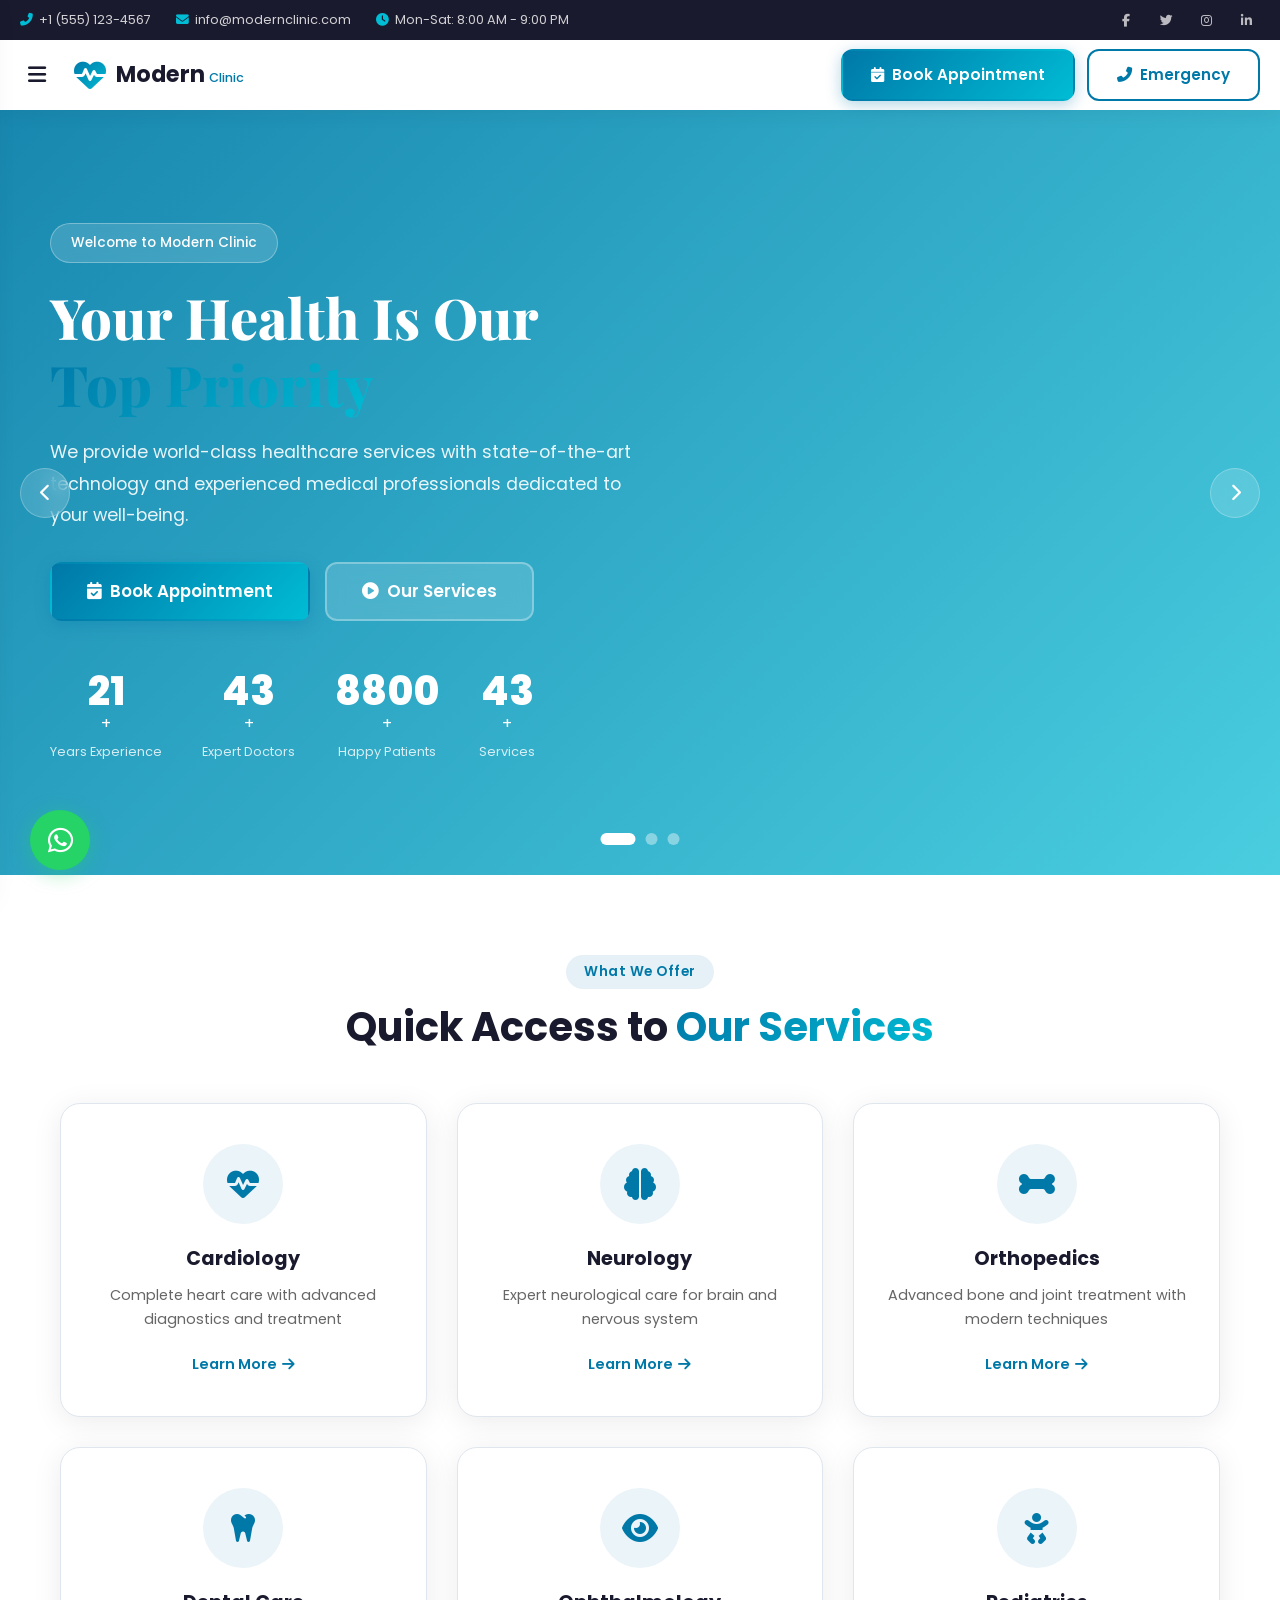
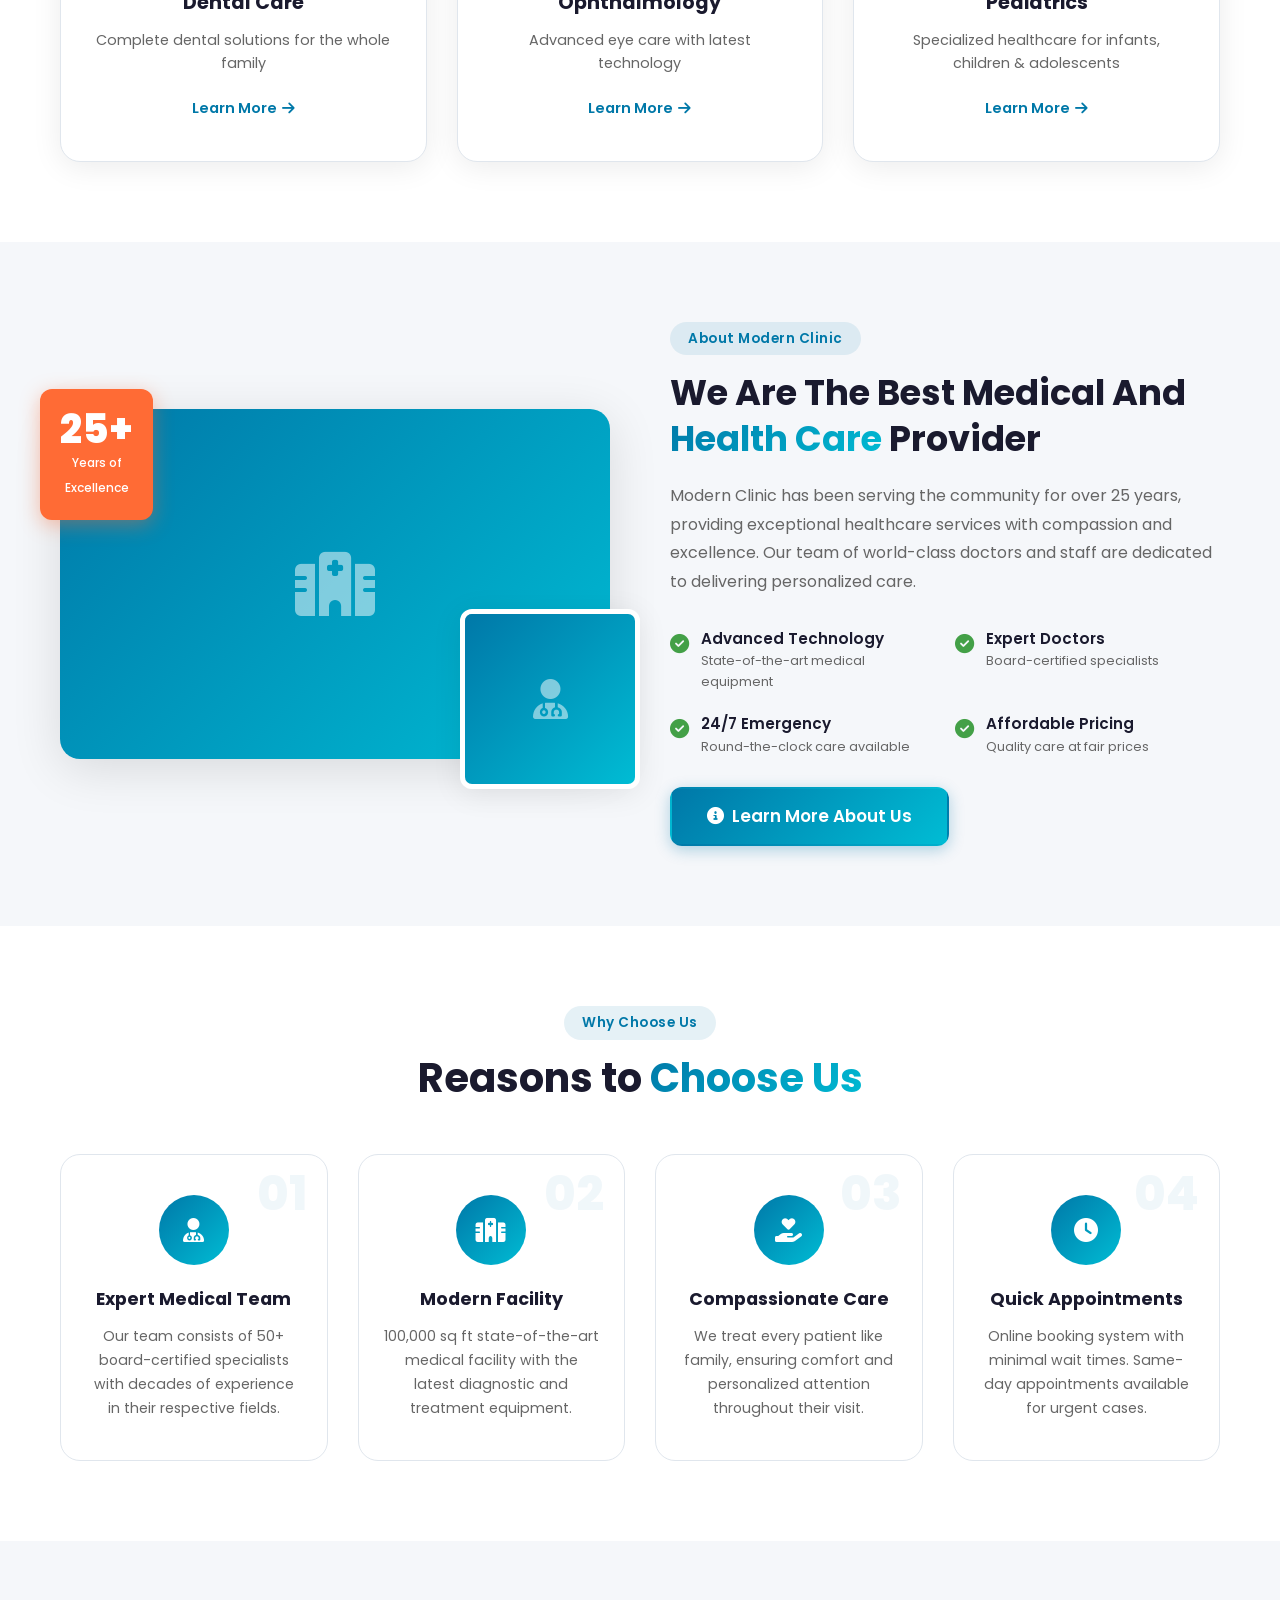
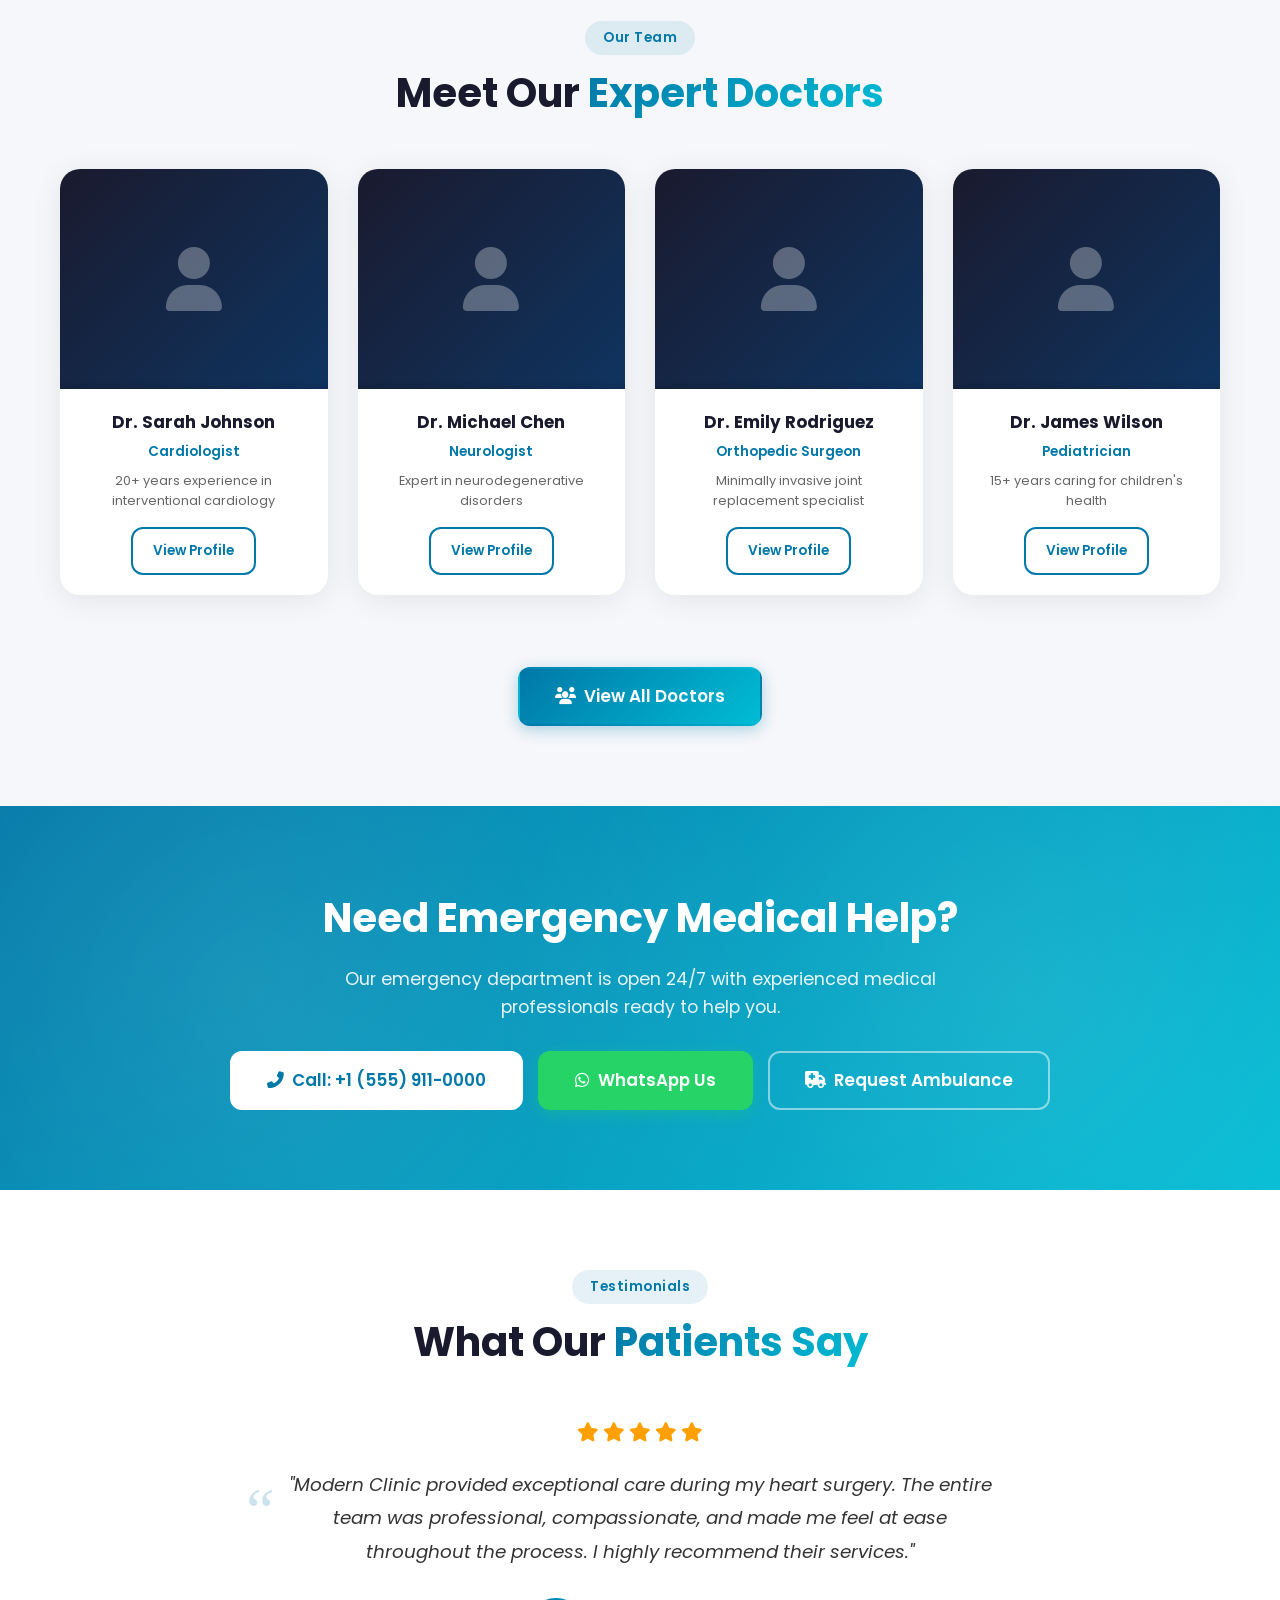
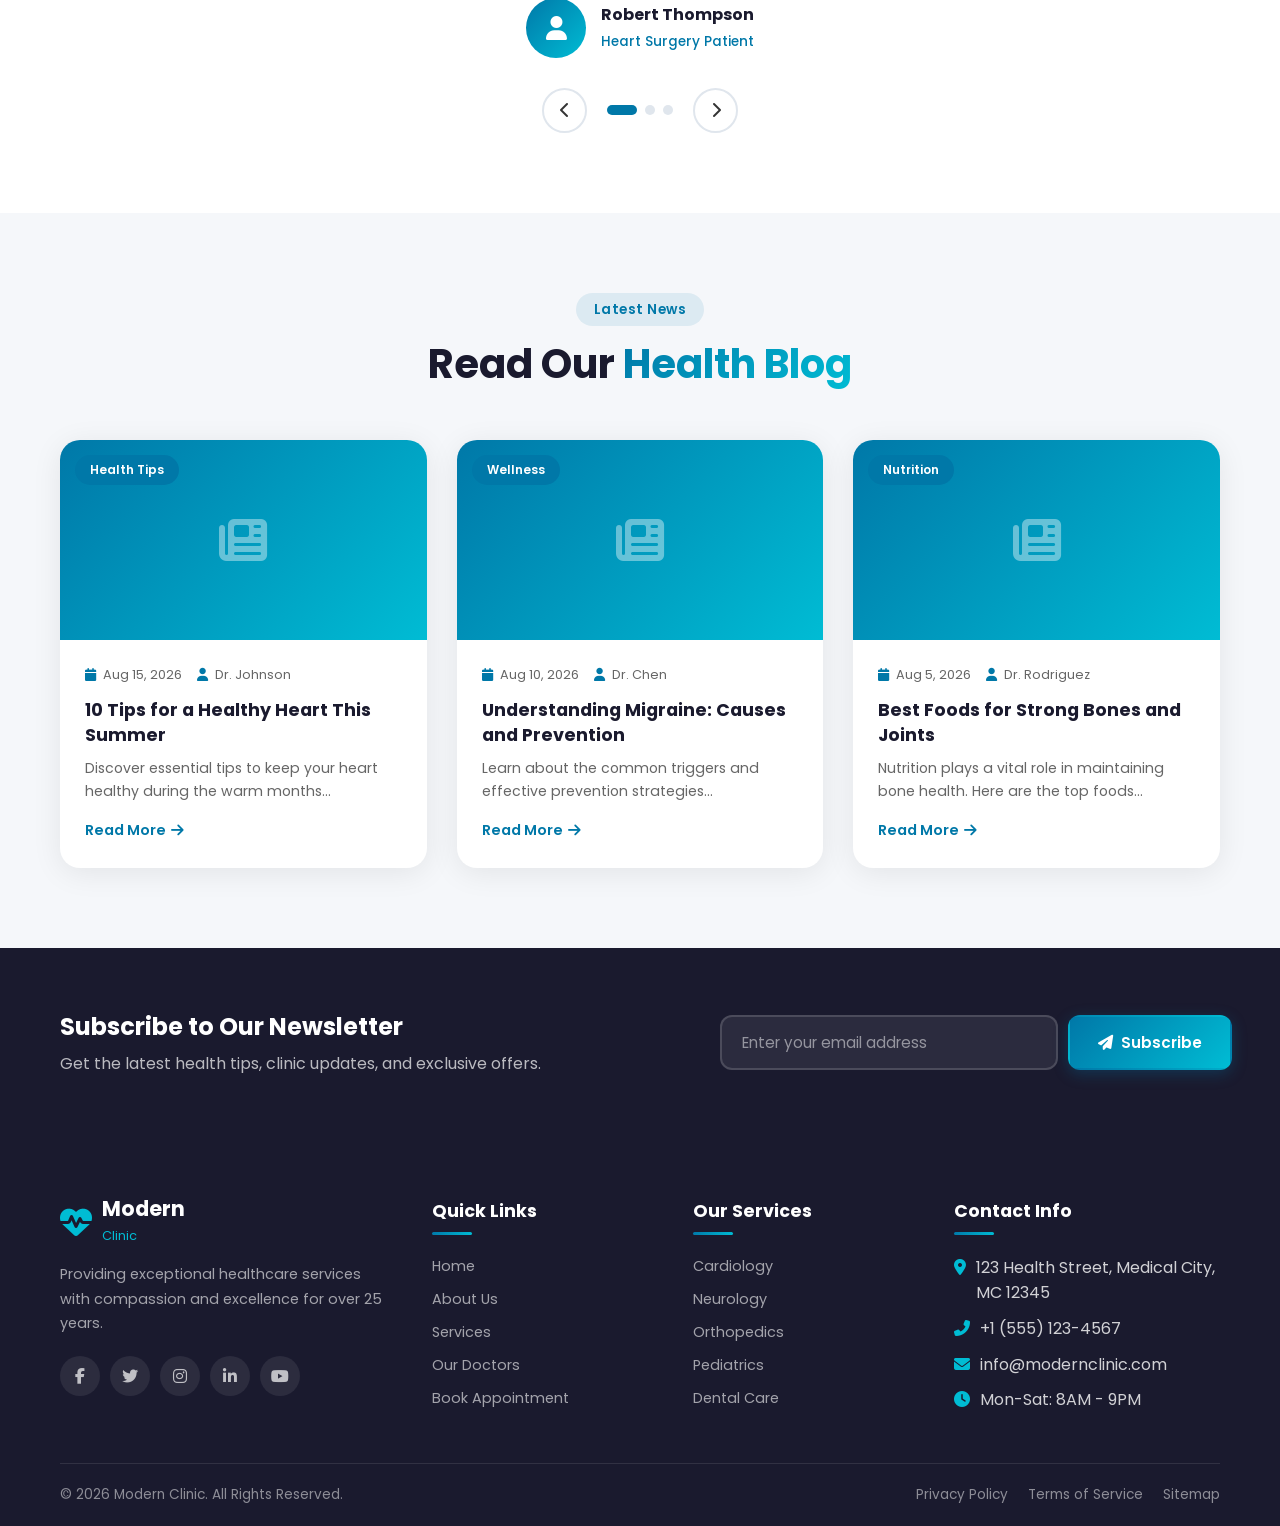
<file: index.html>
<!DOCTYPE html>
<html lang="en">
<head>
    <meta charset="UTF-8">
    <meta name="viewport" content="width=device-width, initial-scale=1.0">
    <title>Modern Clinic - Your Health, Our Priority</title>
    <link rel="stylesheet" href="css/style.css">
    <link rel="stylesheet" href="https://cdnjs.cloudflare.com/ajax/libs/font-awesome/6.5.0/css/all.min.css">
    <link href="https://fonts.googleapis.com/css2?family=Poppins:wght@300;400;500;600;700;800&family=Playfair+Display:wght@400;700&display=swap" rel="stylesheet">
</head>
<body>
    <!-- Top Bar -->
    <div class="top-bar">
        <div class="top-bar-container">
            <div class="top-bar-left">
                <span><i class="fas fa-phone-alt"></i> +1 (555) 123-4567</span>
                <span><i class="fas fa-envelope"></i> info@modernclinic.com</span>
                <span><i class="fas fa-clock"></i> Mon-Sat: 8:00 AM - 9:00 PM</span>
            </div>
            <div class="top-bar-right">
                <a href="#"><i class="fab fa-facebook-f"></i></a>
                <a href="#"><i class="fab fa-twitter"></i></a>
                <a href="#"><i class="fab fa-instagram"></i></a>
                <a href="#"><i class="fab fa-linkedin-in"></i></a>
            </div>
        </div>
    </div>

    <!-- Sidebar -->
    <aside class="sidebar" id="sidebar">
        <div class="sidebar-header">
            <div class="logo">
                <i class="fas fa-heartbeat logo-icon"></i>
                <div class="logo-text">
                    <span class="logo-name">Modern</span>
                    <span class="logo-sub">Clinic</span>
                </div>
            </div>
            <button class="sidebar-close" id="sidebarClose">
                <i class="fas fa-times"></i>
            </button>
        </div>

        <div class="sidebar-search">
            <input type="text" placeholder="Search...">
            <button><i class="fas fa-search"></i></button>
        </div>

        <nav class="sidebar-nav">
            <a href="index.html" class="nav-item active">
                <i class="fas fa-home"></i><span>Home</span>
            </a>
            <a href="pages/about.html" class="nav-item">
                <i class="fas fa-user-md"></i><span>About Us</span>
            </a>
            <a href="pages/services.html" class="nav-item">
                <i class="fas fa-stethoscope"></i><span>Services</span>
            </a>
            <a href="pages/doctors.html" class="nav-item">
                <i class="fas fa-user-nurse"></i><span>Our Doctors</span>
            </a>
            <a href="pages/appointment.html" class="nav-item">
                <i class="fas fa-calendar-check"></i><span>Appointment</span>
            </a>
            <a href="pages/gallery.html" class="nav-item">
                <i class="fas fa-images"></i><span>Gallery</span>
            </a>
            <a href="pages/blog.html" class="nav-item">
                <i class="fas fa-blog"></i><span>Blog</span>
            </a>
            <a href="pages/contact.html" class="nav-item">
                <i class="fas fa-envelope"></i><span>Contact</span>
            </a>
        </nav>

        <div class="sidebar-cta">
            <div class="cta-icon"><i class="fas fa-phone-alt"></i></div>
            <div class="cta-text">
                <p>Emergency? Call Us Now</p>
                <h4>+1 (555) 911-0000</h4>
            </div>
        </div>

        <div class="sidebar-social">
            <a href="#"><i class="fab fa-facebook-f"></i></a>
            <a href="#"><i class="fab fa-twitter"></i></a>
            <a href="#"><i class="fab fa-instagram"></i></a>
            <a href="#"><i class="fab fa-youtube"></i></a>
        </div>
    </aside>
    <div class="sidebar-overlay" id="sidebarOverlay"></div>

    <!-- Main Content -->
    <div class="main-content">
        <!-- Header -->
        <header class="header" id="header">
            <div class="header-container">
                <div class="header-left">
                    <button class="menu-toggle" id="menuToggle">
                        <i class="fas fa-bars"></i>
                    </button>
                    <div class="logo header-logo">
                        <i class="fas fa-heartbeat logo-icon"></i>
                        <div class="logo-text">
                            <span class="logo-name">Modern</span>
                            <span class="logo-sub">Clinic</span>
                        </div>
                    </div>
                </div>
                <div class="header-right">
                    <a href="pages/appointment.html" class="btn btn-primary header-btn">
                        <i class="fas fa-calendar-check"></i> Book Appointment
                    </a>
                    <a href="pages/contact.html" class="btn btn-outline header-btn">
                        <i class="fas fa-phone-alt"></i> Emergency
                    </a>
                </div>
            </div>
        </header>

        <!-- Hero Section -->
        <section class="hero">
            <div class="hero-slider">
                <div class="hero-slide active" style="background: linear-gradient(135deg, rgba(0,123,167,0.9), rgba(0,188,212,0.7)), none;">
                    <div class="hero-content">
                        <span class="hero-badge">Welcome to Modern Clinic</span>
                        <h1>Your Health Is Our <span class="text-gradient">Top Priority</span></h1>
                        <p>We provide world-class healthcare services with state-of-the-art technology and experienced medical professionals dedicated to your well-being.</p>
                        <div class="hero-btns">
                            <a href="pages/appointment.html" class="btn btn-primary btn-lg">
                                <i class="fas fa-calendar-check"></i> Book Appointment
                            </a>
                            <a href="pages/services.html" class="btn btn-glass btn-lg">
                                <i class="fas fa-play-circle"></i> Our Services
                            </a>
                        </div>
                        <div class="hero-stats">
                            <div class="stat-item">
                                <span class="stat-number" data-target="25">0</span>+
                                <span class="stat-label">Years Experience</span>
                            </div>
                            <div class="stat-item">
                                <span class="stat-number" data-target="50">0</span>+
                                <span class="stat-label">Expert Doctors</span>
                            </div>
                            <div class="stat-item">
                                <span class="stat-number" data-target="10000">0</span>+
                                <span class="stat-label">Happy Patients</span>
                            </div>
                            <div class="stat-item">
                                <span class="stat-number" data-target="50">0</span>+
                                <span class="stat-label">Services</span>
                            </div>
                        </div>
                    </div>
                </div>
                <div class="hero-slide" style="background: linear-gradient(135deg, rgba(0,77,64,0.9), rgba(0,150,136,0.7)), none;">
                    <div class="hero-content">
                        <span class="hero-badge">Advanced Healthcare</span>
                        <h1>Compassionate Care, <span class="text-gradient">Advanced Medicine</span></h1>
                        <p>Experience the difference of personalized healthcare where every patient receives individual attention and cutting-edge treatment.</p>
                        <div class="hero-btns">
                            <a href="pages/doctors.html" class="btn btn-primary btn-lg">
                                <i class="fas fa-user-md"></i> Meet Our Doctors
                            </a>
                            <a href="pages/about.html" class="btn btn-glass btn-lg">
                                <i class="fas fa-info-circle"></i> About Us
                            </a>
                        </div>
                    </div>
                </div>
                <div class="hero-slide" style="background: linear-gradient(135deg, rgba(183,28,28,0.85), rgba(244,67,54,0.7)), none;">
                    <div class="hero-content">
                        <span class="hero-badge">Emergency Services</span>
                        <h1>24/7 Emergency <span class="text-gradient">Medical Care</span></h1>
                        <p>Round-the-clock emergency services with rapid response teams and fully equipped ambulances at your service.</p>
                        <div class="hero-btns">
                            <a href="tel:+15559110000" class="btn btn-danger btn-lg">
                                <i class="fas fa-phone-alt"></i> Call Emergency
                            </a>
                            <a href="pages/services.html" class="btn btn-glass btn-lg">
                                <i class="fas fa-ambulance"></i> Ambulance Service
                            </a>
                        </div>
                    </div>
                </div>
            </div>
            <div class="hero-nav">
                <button class="hero-nav-btn prev" id="heroPrev"><i class="fas fa-chevron-left"></i></button>
                <button class="hero-nav-btn next" id="heroNext"><i class="fas fa-chevron-right"></i></button>
            </div>
            <div class="hero-dots" id="heroDots">
                <span class="dot active"></span>
                <span class="dot"></span>
                <span class="dot"></span>
            </div>
        </section>

        <!-- Quick Services -->
        <section class="quick-services">
            <div class="container">
                <div class="section-header">
                    <span class="section-tag">What We Offer</span>
                    <h2>Quick Access to <span class="text-gradient">Our Services</span></h2>
                </div>
                <div class="services-grid">
                    <div class="service-card" data-aos="fade-up">
                        <div class="service-icon"><i class="fas fa-heartbeat"></i></div>
                        <h3>Cardiology</h3>
                        <p>Complete heart care with advanced diagnostics and treatment</p>
                        <a href="pages/services.html" class="service-link">Learn More <i class="fas fa-arrow-right"></i></a>
                    </div>
                    <div class="service-card" data-aos="fade-up" data-aos-delay="100">
                        <div class="service-icon"><i class="fas fa-brain"></i></div>
                        <h3>Neurology</h3>
                        <p>Expert neurological care for brain and nervous system</p>
                        <a href="pages/services.html" class="service-link">Learn More <i class="fas fa-arrow-right"></i></a>
                    </div>
                    <div class="service-card" data-aos="fade-up" data-aos-delay="200">
                        <div class="service-icon"><i class="fas fa-bone"></i></div>
                        <h3>Orthopedics</h3>
                        <p>Advanced bone and joint treatment with modern techniques</p>
                        <a href="pages/services.html" class="service-link">Learn More <i class="fas fa-arrow-right"></i></a>
                    </div>
                    <div class="service-card" data-aos="fade-up" data-aos-delay="300">
                        <div class="service-icon"><i class="fas fa-tooth"></i></div>
                        <h3>Dental Care</h3>
                        <p>Complete dental solutions for the whole family</p>
                        <a href="pages/services.html" class="service-link">Learn More <i class="fas fa-arrow-right"></i></a>
                    </div>
                    <div class="service-card" data-aos="fade-up" data-aos-delay="400">
                        <div class="service-icon"><i class="fas fa-eye"></i></div>
                        <h3>Ophthalmology</h3>
                        <p>Advanced eye care with latest technology</p>
                        <a href="pages/services.html" class="service-link">Learn More <i class="fas fa-arrow-right"></i></a>
                    </div>
                    <div class="service-card" data-aos="fade-up" data-aos-delay="500">
                        <div class="service-icon"><i class="fas fa-baby"></i></div>
                        <h3>Pediatrics</h3>
                        <p>Specialized healthcare for infants, children & adolescents</p>
                        <a href="pages/services.html" class="service-link">Learn More <i class="fas fa-arrow-right"></i></a>
                    </div>
                </div>
            </div>
        </section>

        <!-- About Preview -->
        <section class="about-preview">
            <div class="container">
                <div class="about-grid">
                    <div class="about-images">
                        <div class="about-img-main">
                            <div class="about-img-placeholder"><i class="fas fa-hospital"></i></div>
                        </div>
                        <div class="about-img-secondary">
                            <div class="about-img-placeholder"><i class="fas fa-user-md"></i></div>
                        </div>
                        <div class="experience-badge">
                            <span class="exp-number">25+</span>
                            <span class="exp-text">Years of<br>Excellence</span>
                        </div>
                    </div>
                    <div class="about-content">
                        <span class="section-tag">About Modern Clinic</span>
                        <h2>We Are The Best Medical And <span class="text-gradient">Health Care</span> Provider</h2>
                        <p>Modern Clinic has been serving the community for over 25 years, providing exceptional healthcare services with compassion and excellence. Our team of world-class doctors and staff are dedicated to delivering personalized care.</p>
                        <div class="about-features">
                            <div class="feature-item">
                                <div class="feature-icon"><i class="fas fa-check-circle"></i></div>
                                <div>
                                    <h4>Advanced Technology</h4>
                                    <p>State-of-the-art medical equipment</p>
                                </div>
                            </div>
                            <div class="feature-item">
                                <div class="feature-icon"><i class="fas fa-check-circle"></i></div>
                                <div>
                                    <h4>Expert Doctors</h4>
                                    <p>Board-certified specialists</p>
                                </div>
                            </div>
                            <div class="feature-item">
                                <div class="feature-icon"><i class="fas fa-check-circle"></i></div>
                                <div>
                                    <h4>24/7 Emergency</h4>
                                    <p>Round-the-clock care available</p>
                                </div>
                            </div>
                            <div class="feature-item">
                                <div class="feature-icon"><i class="fas fa-check-circle"></i></div>
                                <div>
                                    <h4>Affordable Pricing</h4>
                                    <p>Quality care at fair prices</p>
                                </div>
                            </div>
                        </div>
                        <a href="pages/about.html" class="btn btn-primary btn-lg">
                            <i class="fas fa-info-circle"></i> Learn More About Us
                        </a>
                    </div>
                </div>
            </div>
        </section>

        <!-- Why Choose Us -->
        <section class="why-us">
            <div class="container">
                <div class="section-header">
                    <span class="section-tag">Why Choose Us</span>
                    <h2>Reasons to <span class="text-gradient">Choose Us</span></h2>
                </div>
                <div class="why-grid">
                    <div class="why-card">
                        <div class="why-number">01</div>
                        <div class="why-icon"><i class="fas fa-user-md"></i></div>
                        <h3>Expert Medical Team</h3>
                        <p>Our team consists of 50+ board-certified specialists with decades of experience in their respective fields.</p>
                    </div>
                    <div class="why-card">
                        <div class="why-number">02</div>
                        <div class="why-icon"><i class="fas fa-hospital"></i></div>
                        <h3>Modern Facility</h3>
                        <p>100,000 sq ft state-of-the-art medical facility with the latest diagnostic and treatment equipment.</p>
                    </div>
                    <div class="why-card">
                        <div class="why-number">03</div>
                        <div class="why-icon"><i class="fas fa-hand-holding-heart"></i></div>
                        <h3>Compassionate Care</h3>
                        <p>We treat every patient like family, ensuring comfort and personalized attention throughout their visit.</p>
                    </div>
                    <div class="why-card">
                        <div class="why-number">04</div>
                        <div class="why-icon"><i class="fas fa-clock"></i></div>
                        <h3>Quick Appointments</h3>
                        <p>Online booking system with minimal wait times. Same-day appointments available for urgent cases.</p>
                    </div>
                </div>
            </div>
        </section>

        <!-- Doctors Preview -->
        <section class="doctors-preview">
            <div class="container">
                <div class="section-header">
                    <span class="section-tag">Our Team</span>
                    <h2>Meet Our <span class="text-gradient">Expert Doctors</span></h2>
                </div>
                <div class="doctors-grid">
                    <div class="doctor-card">
                        <div class="doctor-img">
                            <div class="doctor-img-placeholder"><i class="fas fa-user"></i></div>
                            <div class="doctor-social">
                                <a href="#"><i class="fab fa-facebook-f"></i></a>
                                <a href="#"><i class="fab fa-twitter"></i></a>
                                <a href="#"><i class="fab fa-linkedin-in"></i></a>
                            </div>
                        </div>
                        <div class="doctor-info">
                            <h3>Dr. Sarah Johnson</h3>
                            <span class="doctor-specialty">Cardiologist</span>
                            <p>20+ years experience in interventional cardiology</p>
                            <a href="pages/doctors.html" class="btn btn-outline btn-sm">View Profile</a>
                        </div>
                    </div>
                    <div class="doctor-card">
                        <div class="doctor-img">
                            <div class="doctor-img-placeholder"><i class="fas fa-user"></i></div>
                            <div class="doctor-social">
                                <a href="#"><i class="fab fa-facebook-f"></i></a>
                                <a href="#"><i class="fab fa-twitter"></i></a>
                                <a href="#"><i class="fab fa-linkedin-in"></i></a>
                            </div>
                        </div>
                        <div class="doctor-info">
                            <h3>Dr. Michael Chen</h3>
                            <span class="doctor-specialty">Neurologist</span>
                            <p>Expert in neurodegenerative disorders</p>
                            <a href="pages/doctors.html" class="btn btn-outline btn-sm">View Profile</a>
                        </div>
                    </div>
                    <div class="doctor-card">
                        <div class="doctor-img">
                            <div class="doctor-img-placeholder"><i class="fas fa-user"></i></div>
                            <div class="doctor-social">
                                <a href="#"><i class="fab fa-facebook-f"></i></a>
                                <a href="#"><i class="fab fa-twitter"></i></a>
                                <a href="#"><i class="fab fa-linkedin-in"></i></a>
                            </div>
                        </div>
                        <div class="doctor-info">
                            <h3>Dr. Emily Rodriguez</h3>
                            <span class="doctor-specialty">Orthopedic Surgeon</span>
                            <p>Minimally invasive joint replacement specialist</p>
                            <a href="pages/doctors.html" class="btn btn-outline btn-sm">View Profile</a>
                        </div>
                    </div>
                    <div class="doctor-card">
                        <div class="doctor-img">
                            <div class="doctor-img-placeholder"><i class="fas fa-user"></i></div>
                            <div class="doctor-social">
                                <a href="#"><i class="fab fa-facebook-f"></i></a>
                                <a href="#"><i class="fab fa-twitter"></i></a>
                                <a href="#"><i class="fab fa-linkedin-in"></i></a>
                            </div>
                        </div>
                        <div class="doctor-info">
                            <h3>Dr. James Wilson</h3>
                            <span class="doctor-specialty">Pediatrician</span>
                            <p>15+ years caring for children's health</p>
                            <a href="pages/doctors.html" class="btn btn-outline btn-sm">View Profile</a>
                        </div>
                    </div>
                </div>
                <div class="text-center">
                    <a href="pages/doctors.html" class="btn btn-primary btn-lg mt-2">
                        <i class="fas fa-users"></i> View All Doctors
                    </a>
                </div>
            </div>
        </section>

        <!-- CTA Banner -->
        <section class="cta-banner">
            <div class="cta-bg-pattern"></div>
            <div class="container">
                <div class="cta-content">
                    <h2>Need Emergency Medical Help?</h2>
                    <p>Our emergency department is open 24/7 with experienced medical professionals ready to help you.</p>
                    <div class="cta-btns">
                        <a href="tel:+15559110000" class="btn btn-white btn-lg">
                            <i class="fas fa-phone-alt"></i> Call: +1 (555) 911-0000
                        </a>
                        <a href="https://wa.me/918417054866?text=Hi Modern Clinic, I need emergency medical help." class="btn btn-whatsapp btn-lg" target="_blank">
                            <i class="fab fa-whatsapp"></i> WhatsApp Us
                        </a>
                        <a href="pages/appointment.html" class="btn btn-outline-white btn-lg">
                            <i class="fas fa-ambulance"></i> Request Ambulance
                        </a>
                    </div>
                </div>
            </div>
        </section>

        <!-- Testimonials -->
        <section class="testimonials">
            <div class="container">
                <div class="section-header">
                    <span class="section-tag">Testimonials</span>
                    <h2>What Our <span class="text-gradient">Patients Say</span></h2>
                </div>
                <div class="testimonial-slider">
                    <div class="testimonial-card active">
                        <div class="testimonial-content">
                            <div class="stars">
                                <i class="fas fa-star"></i><i class="fas fa-star"></i><i class="fas fa-star"></i><i class="fas fa-star"></i><i class="fas fa-star"></i>
                            </div>
                            <p>"Modern Clinic provided exceptional care during my heart surgery. The entire team was professional, compassionate, and made me feel at ease throughout the process. I highly recommend their services."</p>
                        </div>
                        <div class="testimonial-author">
                            <div class="author-avatar"><i class="fas fa-user"></i></div>
                            <div class="author-info">
                                <h4>Robert Thompson</h4>
                                <span>Heart Surgery Patient</span>
                            </div>
                        </div>
                    </div>
                    <div class="testimonial-card">
                        <div class="testimonial-content">
                            <div class="stars">
                                <i class="fas fa-star"></i><i class="fas fa-star"></i><i class="fas fa-star"></i><i class="fas fa-star"></i><i class="fas fa-star"></i>
                            </div>
                            <p>"The pediatric department is amazing! Dr. Wilson took excellent care of my son. The staff is friendly and the facility is very clean and modern. Best clinic in town!"</p>
                        </div>
                        <div class="testimonial-author">
                            <div class="author-avatar"><i class="fas fa-user"></i></div>
                            <div class="author-info">
                                <h4>Maria Garcia</h4>
                                <span>Pediatrics Patient</span>
                            </div>
                        </div>
                    </div>
                    <div class="testimonial-card">
                        <div class="testimonial-content">
                            <div class="stars">
                                <i class="fas fa-star"></i><i class="fas fa-star"></i><i class="fas fa-star"></i><i class="fas fa-star"></i><i class="fas fa-star-half-alt"></i>
                            </div>
                            <p>"After my knee replacement at Modern Clinic, I recovered faster than expected. The rehabilitation team was outstanding. I'm back to running marathons thanks to Dr. Rodriguez!"</p>
                        </div>
                        <div class="testimonial-author">
                            <div class="author-avatar"><i class="fas fa-user"></i></div>
                            <div class="author-info">
                                <h4>David Park</h4>
                                <span>Orthopedic Patient</span>
                            </div>
                        </div>
                    </div>
                </div>
                <div class="testimonial-nav">
                    <button class="test-prev" id="testPrev"><i class="fas fa-chevron-left"></i></button>
                    <div class="test-dots" id="testDots">
                        <span class="dot active"></span>
                        <span class="dot"></span>
                        <span class="dot"></span>
                    </div>
                    <button class="test-next" id="testNext"><i class="fas fa-chevron-right"></i></button>
                </div>
            </div>
        </section>

        <!-- Blog Preview -->
        <section class="blog-preview">
            <div class="container">
                <div class="section-header">
                    <span class="section-tag">Latest News</span>
                    <h2>Read Our <span class="text-gradient">Health Blog</span></h2>
                </div>
                <div class="blog-grid">
                    <div class="blog-card">
                        <div class="blog-img">
                            <div class="blog-img-placeholder"><i class="fas fa-newspaper"></i></div>
                            <span class="blog-category">Health Tips</span>
                        </div>
                        <div class="blog-content">
                            <div class="blog-meta">
                                <span><i class="fas fa-calendar"></i> Aug 15, 2026</span>
                                <span><i class="fas fa-user"></i> Dr. Johnson</span>
                            </div>
                            <h3>10 Tips for a Healthy Heart This Summer</h3>
                            <p>Discover essential tips to keep your heart healthy during the warm months...</p>
                            <a href="pages/blog.html" class="blog-link">Read More <i class="fas fa-arrow-right"></i></a>
                        </div>
                    </div>
                    <div class="blog-card">
                        <div class="blog-img">
                            <div class="blog-img-placeholder"><i class="fas fa-newspaper"></i></div>
                            <span class="blog-category">Wellness</span>
                        </div>
                        <div class="blog-content">
                            <div class="blog-meta">
                                <span><i class="fas fa-calendar"></i> Aug 10, 2026</span>
                                <span><i class="fas fa-user"></i> Dr. Chen</span>
                            </div>
                            <h3>Understanding Migraine: Causes and Prevention</h3>
                            <p>Learn about the common triggers and effective prevention strategies...</p>
                            <a href="pages/blog.html" class="blog-link">Read More <i class="fas fa-arrow-right"></i></a>
                        </div>
                    </div>
                    <div class="blog-card">
                        <div class="blog-img">
                            <div class="blog-img-placeholder"><i class="fas fa-newspaper"></i></div>
                            <span class="blog-category">Nutrition</span>
                        </div>
                        <div class="blog-content">
                            <div class="blog-meta">
                                <span><i class="fas fa-calendar"></i> Aug 5, 2026</span>
                                <span><i class="fas fa-user"></i> Dr. Rodriguez</span>
                            </div>
                            <h3>Best Foods for Strong Bones and Joints</h3>
                            <p>Nutrition plays a vital role in maintaining bone health. Here are the top foods...</p>
                            <a href="pages/blog.html" class="blog-link">Read More <i class="fas fa-arrow-right"></i></a>
                        </div>
                    </div>
                </div>
            </div>
        </section>

        <!-- Newsletter -->
        <section class="newsletter">
            <div class="container">
                <div class="newsletter-content">
                    <div class="newsletter-text">
                        <h3>Subscribe to Our Newsletter</h3>
                        <p>Get the latest health tips, clinic updates, and exclusive offers.</p>
                    </div>
                    <form class="newsletter-form" id="newsletterForm">
                        <input type="email" placeholder="Enter your email address" required>
                        <button type="submit" class="btn btn-primary"><i class="fas fa-paper-plane"></i> Subscribe</button>
                    </form>
                </div>
            </div>
        </section>

        <!-- Footer -->
        <footer class="footer">
            <div class="container">
                <div class="footer-grid">
                    <div class="footer-col">
                        <div class="footer-logo">
                            <i class="fas fa-heartbeat logo-icon"></i>
                            <div class="logo-text">
                                <span class="logo-name">Modern</span>
                                <span class="logo-sub">Clinic</span>
                            </div>
                        </div>
                        <p>Providing exceptional healthcare services with compassion and excellence for over 25 years.</p>
                        <div class="footer-social">
                            <a href="#"><i class="fab fa-facebook-f"></i></a>
                            <a href="#"><i class="fab fa-twitter"></i></a>
                            <a href="#"><i class="fab fa-instagram"></i></a>
                            <a href="#"><i class="fab fa-linkedin-in"></i></a>
                            <a href="#"><i class="fab fa-youtube"></i></a>
                        </div>
                    </div>
                    <div class="footer-col">
                        <h4>Quick Links</h4>
                        <ul>
                            <li><a href="index.html">Home</a></li>
                            <li><a href="pages/about.html">About Us</a></li>
                            <li><a href="pages/services.html">Services</a></li>
                            <li><a href="pages/doctors.html">Our Doctors</a></li>
                            <li><a href="pages/appointment.html">Book Appointment</a></li>
                        </ul>
                    </div>
                    <div class="footer-col">
                        <h4>Our Services</h4>
                        <ul>
                            <li><a href="pages/services.html">Cardiology</a></li>
                            <li><a href="pages/services.html">Neurology</a></li>
                            <li><a href="pages/services.html">Orthopedics</a></li>
                            <li><a href="pages/services.html">Pediatrics</a></li>
                            <li><a href="pages/services.html">Dental Care</a></li>
                        </ul>
                    </div>
                    <div class="footer-col">
                        <h4>Contact Info</h4>
                        <ul class="contact-list">
                            <li><i class="fas fa-map-marker-alt"></i> 123 Health Street, Medical City, MC 12345</li>
                            <li><i class="fas fa-phone-alt"></i> +1 (555) 123-4567</li>
                            <li><i class="fas fa-envelope"></i> info@modernclinic.com</li>
                            <li><i class="fas fa-clock"></i> Mon-Sat: 8AM - 9PM</li>
                        </ul>
                    </div>
                </div>
                <div class="footer-bottom">
                    <p>&copy; 2026 Modern Clinic. All Rights Reserved.</p>
                    <div class="footer-links">
                        <a href="#">Privacy Policy</a>
                        <a href="#">Terms of Service</a>
                        <a href="#">Sitemap</a>
                    </div>
                </div>
            </div>
        </footer>

        <!-- Back to Top -->
        <button class="back-to-top" id="backToTop">
            <i class="fas fa-arrow-up"></i>
        </button>
    </div>

    <!-- WhatsApp Floating Button -->
    <a href="https://wa.me/918417054866?text=Hi Modern Clinic, I would like to book an appointment." class="whatsapp-float" target="_blank" title="Chat on WhatsApp">
        <i class="fab fa-whatsapp"></i>
        <span class="whatsapp-tooltip">Book via WhatsApp</span>
    </a>

    <script src="js/main.js"></script>
</body>
</html>
</file>
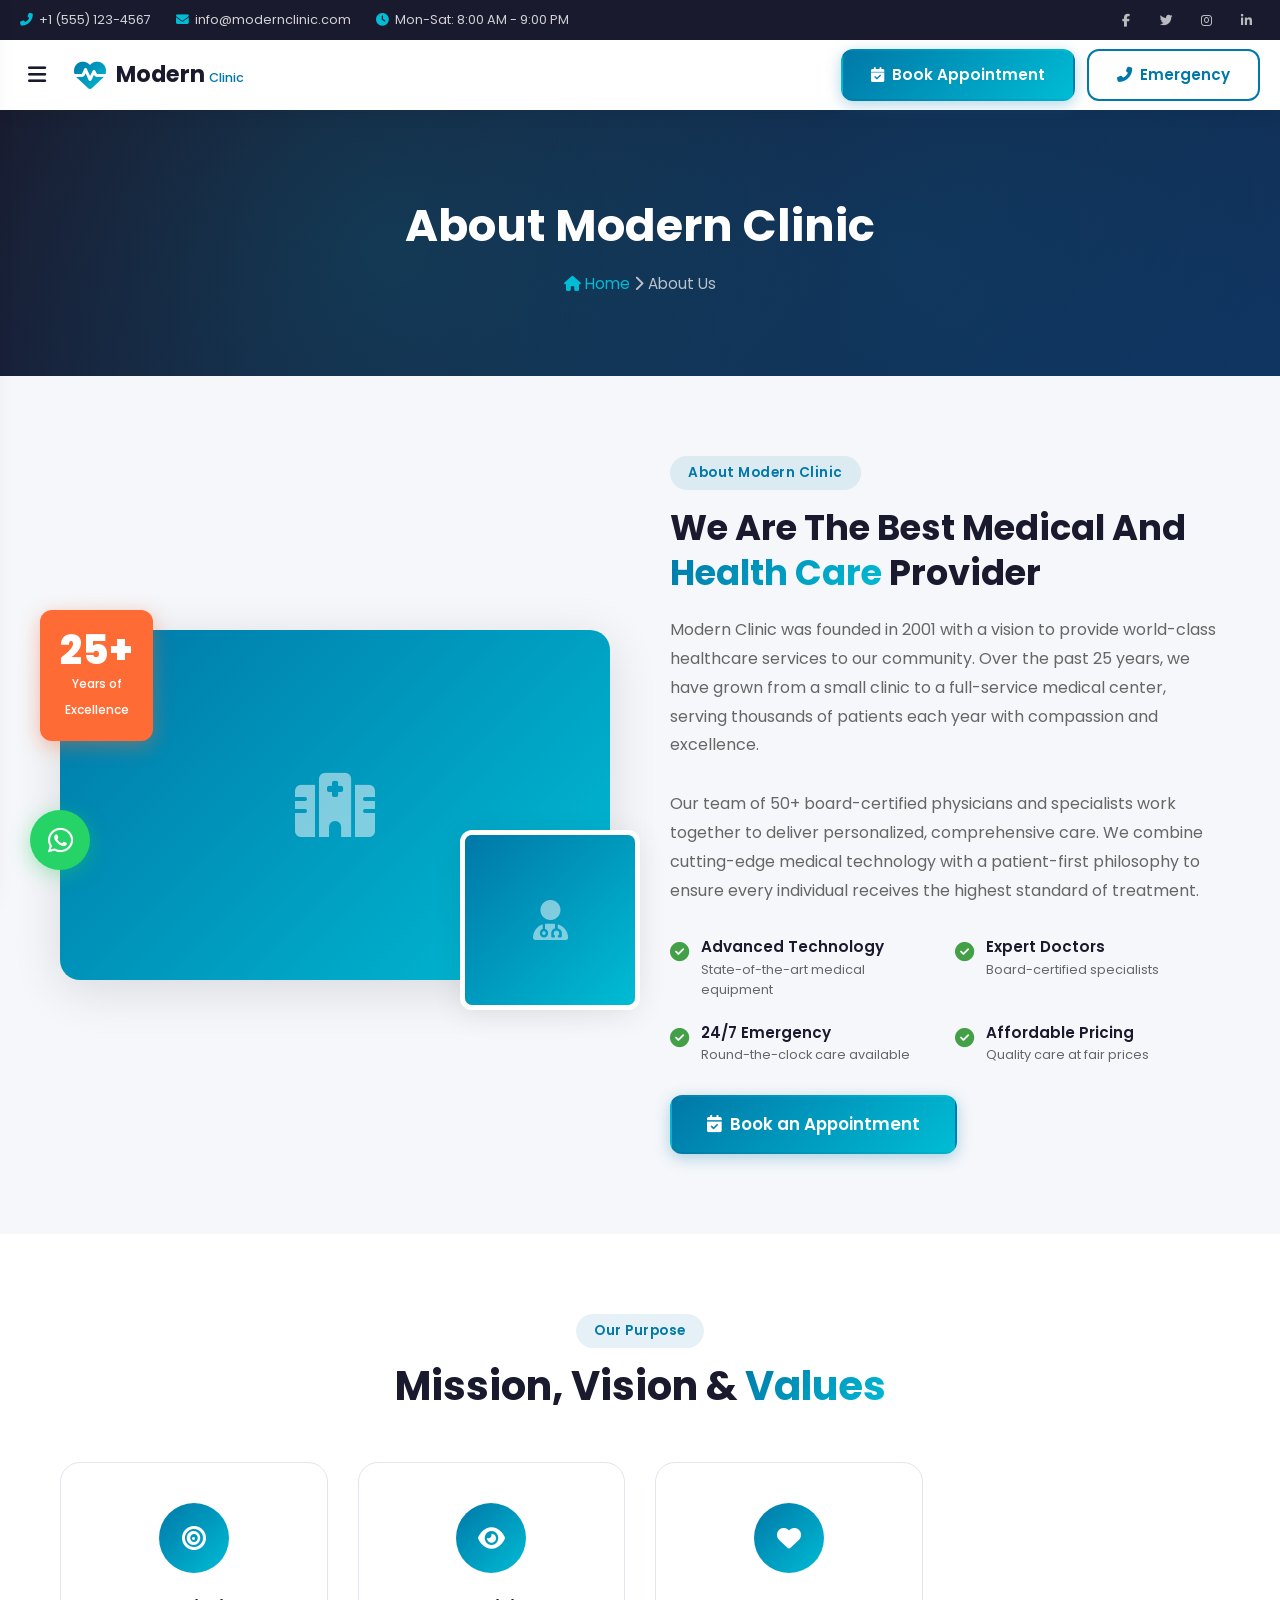
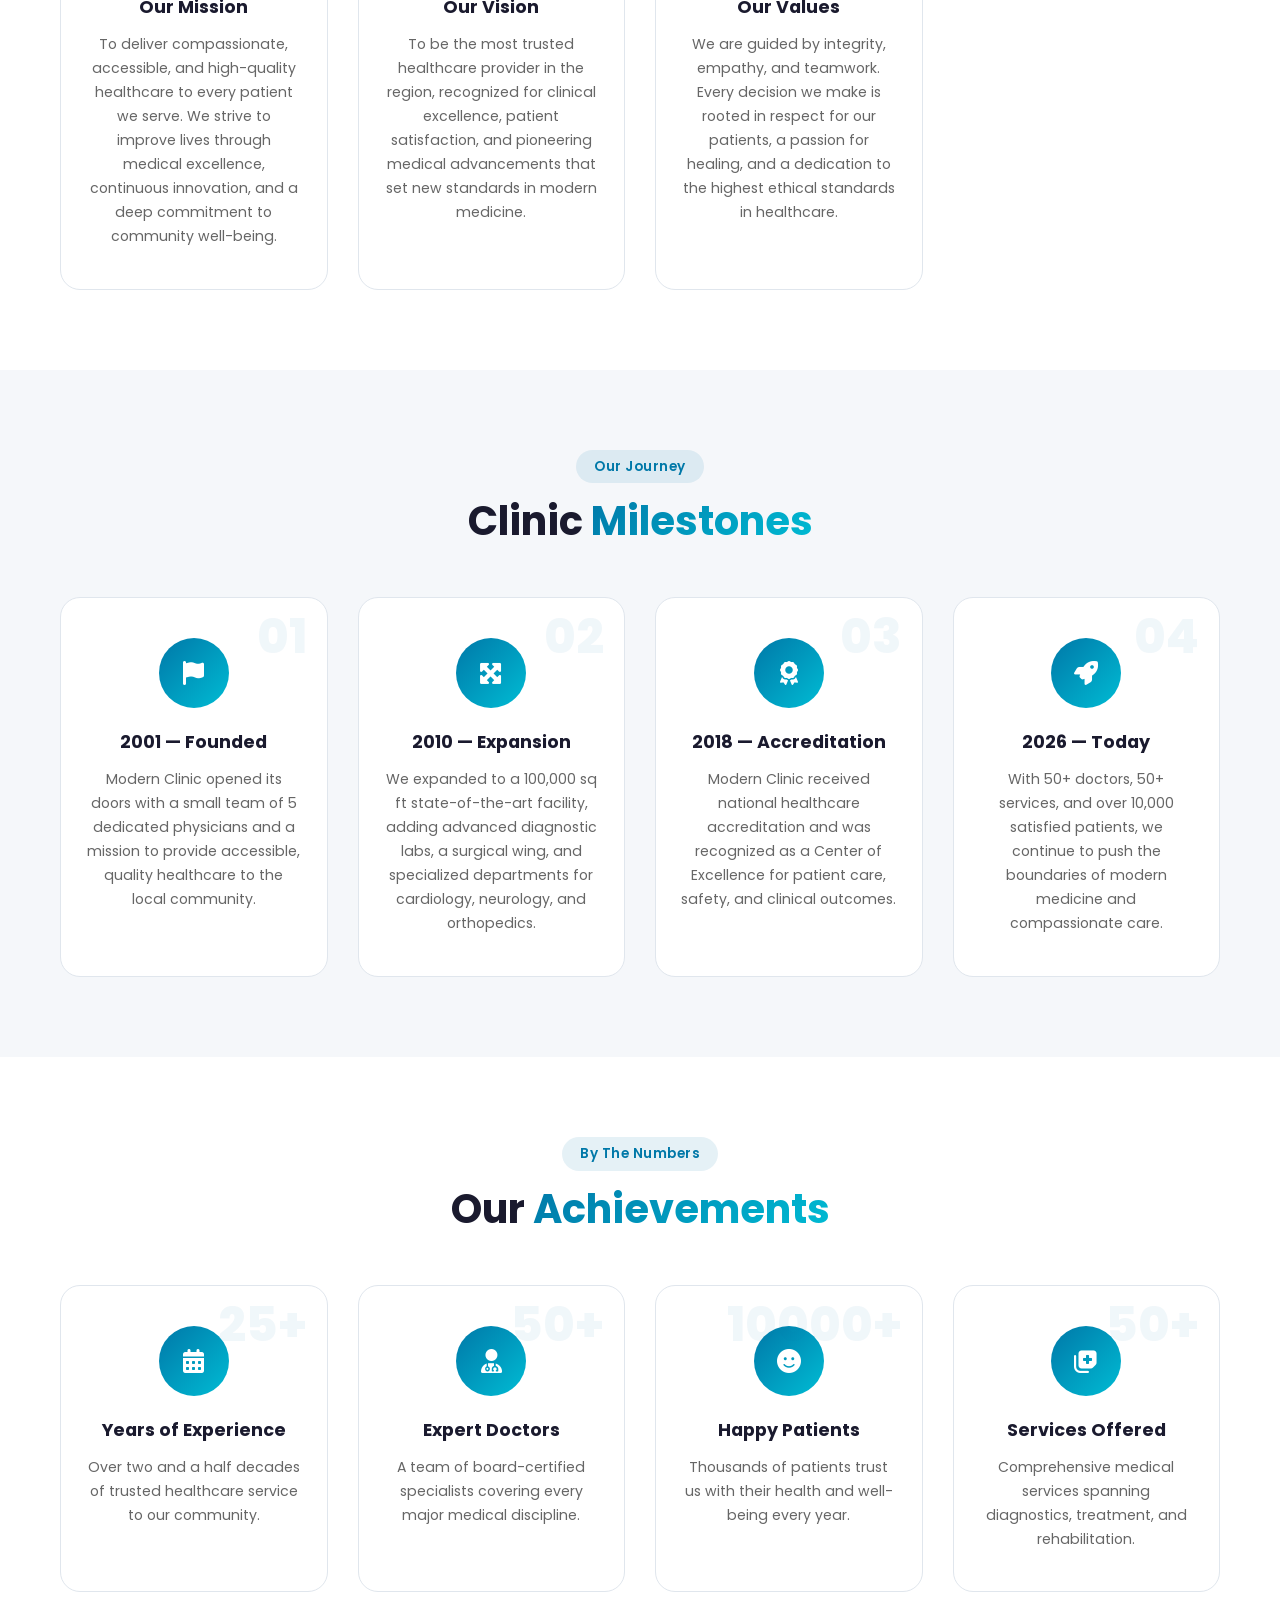
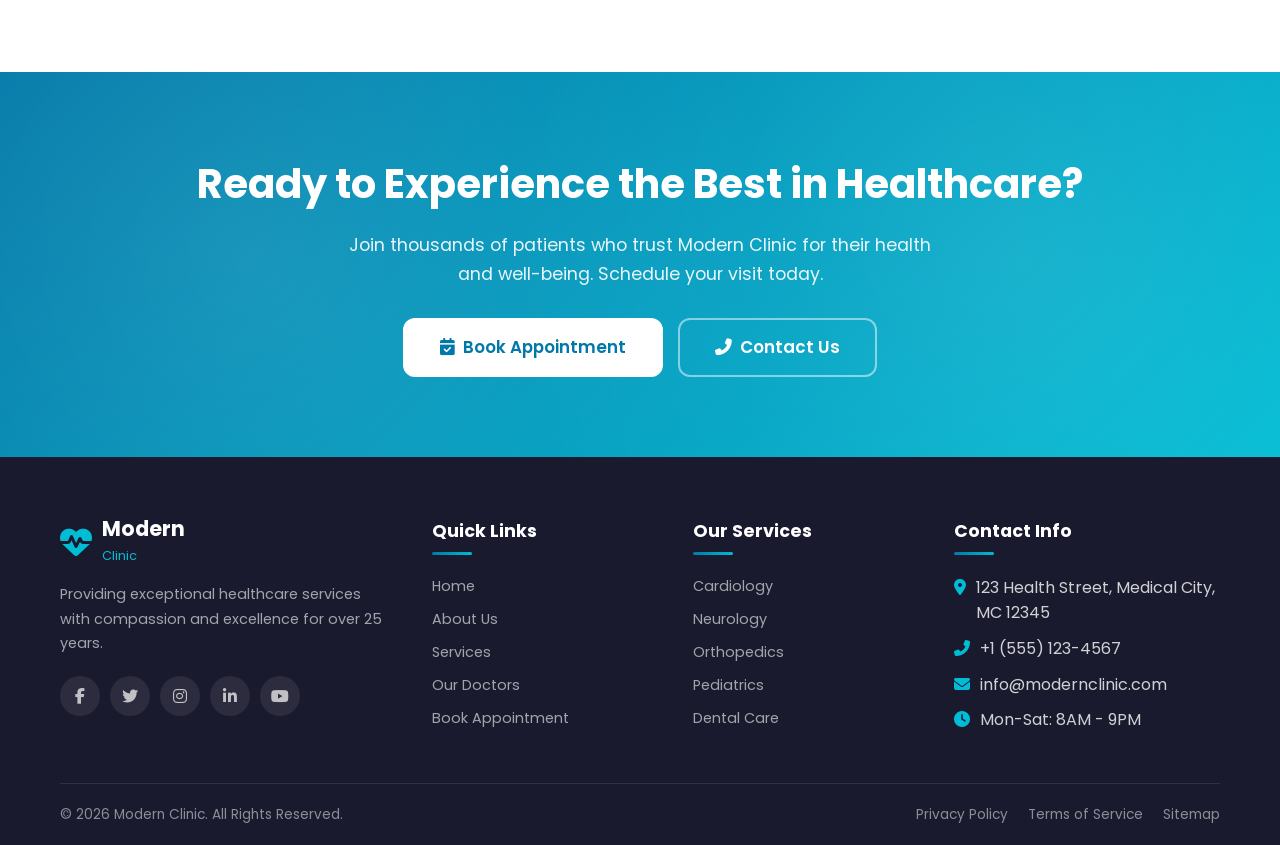
<file: pages/about.html>
<!DOCTYPE html>
<html lang="en">
<head>
    <meta charset="UTF-8">
    <meta name="viewport" content="width=device-width, initial-scale=1.0">
    <title>About Us - Modern Clinic</title>
    <link rel="stylesheet" href="../css/style.css">
    <link rel="stylesheet" href="https://cdnjs.cloudflare.com/ajax/libs/font-awesome/6.5.0/css/all.min.css">
    <link href="https://fonts.googleapis.com/css2?family=Poppins:wght@300;400;500;600;700;800&family=Playfair+Display:wght@400;700&display=swap" rel="stylesheet">
</head>
<body>
    <!-- Top Bar -->
    <div class="top-bar">
        <div class="top-bar-container">
            <div class="top-bar-left">
                <span><i class="fas fa-phone-alt"></i> +1 (555) 123-4567</span>
                <span><i class="fas fa-envelope"></i> info@modernclinic.com</span>
                <span><i class="fas fa-clock"></i> Mon-Sat: 8:00 AM - 9:00 PM</span>
            </div>
            <div class="top-bar-right">
                <a href="#"><i class="fab fa-facebook-f"></i></a>
                <a href="#"><i class="fab fa-twitter"></i></a>
                <a href="#"><i class="fab fa-instagram"></i></a>
                <a href="#"><i class="fab fa-linkedin-in"></i></a>
            </div>
        </div>
    </div>

    <!-- Sidebar -->
    <aside class="sidebar" id="sidebar">
        <div class="sidebar-header">
            <div class="logo">
                <i class="fas fa-heartbeat logo-icon"></i>
                <div class="logo-text">
                    <span class="logo-name">Modern</span>
                    <span class="logo-sub">Clinic</span>
                </div>
            </div>
            <button class="sidebar-close" id="sidebarClose">
                <i class="fas fa-times"></i>
            </button>
        </div>

        <div class="sidebar-search">
            <input type="text" placeholder="Search...">
            <button><i class="fas fa-search"></i></button>
        </div>

        <nav class="sidebar-nav">
            <a href="../index.html" class="nav-item">
                <i class="fas fa-home"></i><span>Home</span>
            </a>
            <a href="about.html" class="nav-item active">
                <i class="fas fa-user-md"></i><span>About Us</span>
            </a>
            <a href="services.html" class="nav-item">
                <i class="fas fa-stethoscope"></i><span>Services</span>
            </a>
            <a href="doctors.html" class="nav-item">
                <i class="fas fa-user-nurse"></i><span>Our Doctors</span>
            </a>
            <a href="appointment.html" class="nav-item">
                <i class="fas fa-calendar-check"></i><span>Appointment</span>
            </a>
            <a href="gallery.html" class="nav-item">
                <i class="fas fa-images"></i><span>Gallery</span>
            </a>
            <a href="blog.html" class="nav-item">
                <i class="fas fa-blog"></i><span>Blog</span>
            </a>
            <a href="contact.html" class="nav-item">
                <i class="fas fa-envelope"></i><span>Contact</span>
            </a>
        </nav>

        <div class="sidebar-cta">
            <div class="cta-icon"><i class="fas fa-phone-alt"></i></div>
            <div class="cta-text">
                <p>Emergency? Call Us Now</p>
                <h4>+1 (555) 911-0000</h4>
            </div>
        </div>

        <div class="sidebar-social">
            <a href="#"><i class="fab fa-facebook-f"></i></a>
            <a href="#"><i class="fab fa-twitter"></i></a>
            <a href="#"><i class="fab fa-instagram"></i></a>
            <a href="#"><i class="fab fa-youtube"></i></a>
        </div>
    </aside>
    <div class="sidebar-overlay" id="sidebarOverlay"></div>

    <!-- Main Content -->
    <div class="main-content">
        <!-- Header -->
        <header class="header" id="header">
            <div class="header-container">
                <div class="header-left">
                    <button class="menu-toggle" id="menuToggle">
                        <i class="fas fa-bars"></i>
                    </button>
                    <div class="logo header-logo">
                        <i class="fas fa-heartbeat logo-icon"></i>
                        <div class="logo-text">
                            <span class="logo-name">Modern</span>
                            <span class="logo-sub">Clinic</span>
                        </div>
                    </div>
                </div>
                <div class="header-right">
                    <a href="appointment.html" class="btn btn-primary header-btn">
                        <i class="fas fa-calendar-check"></i> Book Appointment
                    </a>
                    <a href="contact.html" class="btn btn-outline header-btn">
                        <i class="fas fa-phone-alt"></i> Emergency
                    </a>
                </div>
            </div>
        </header>

        <!-- Page Banner -->
        <section class="page-banner">
            <div class="container">
                <h1>About Modern Clinic</h1>
                <div class="breadcrumb">
                    <a href="../index.html"><i class="fas fa-home"></i> Home</a>
                    <span><i class="fas fa-chevron-right"></i></span>
                    <span>About Us</span>
                </div>
            </div>
        </section>

        <!-- About Section -->
        <section class="about-preview">
            <div class="container">
                <div class="about-grid">
                    <div class="about-images">
                        <div class="about-img-main">
                            <div class="about-img-placeholder"><i class="fas fa-hospital"></i></div>
                        </div>
                        <div class="about-img-secondary">
                            <div class="about-img-placeholder"><i class="fas fa-user-md"></i></div>
                        </div>
                        <div class="experience-badge">
                            <span class="exp-number">25+</span>
                            <span class="exp-text">Years of<br>Excellence</span>
                        </div>
                    </div>
                    <div class="about-content">
                        <span class="section-tag">About Modern Clinic</span>
                        <h2>We Are The Best Medical And <span class="text-gradient">Health Care</span> Provider</h2>
                        <p>Modern Clinic was founded in 2001 with a vision to provide world-class healthcare services to our community. Over the past 25 years, we have grown from a small clinic to a full-service medical center, serving thousands of patients each year with compassion and excellence.</p>
                        <p>Our team of 50+ board-certified physicians and specialists work together to deliver personalized, comprehensive care. We combine cutting-edge medical technology with a patient-first philosophy to ensure every individual receives the highest standard of treatment.</p>
                        <div class="about-features">
                            <div class="feature-item">
                                <div class="feature-icon"><i class="fas fa-check-circle"></i></div>
                                <div>
                                    <h4>Advanced Technology</h4>
                                    <p>State-of-the-art medical equipment</p>
                                </div>
                            </div>
                            <div class="feature-item">
                                <div class="feature-icon"><i class="fas fa-check-circle"></i></div>
                                <div>
                                    <h4>Expert Doctors</h4>
                                    <p>Board-certified specialists</p>
                                </div>
                            </div>
                            <div class="feature-item">
                                <div class="feature-icon"><i class="fas fa-check-circle"></i></div>
                                <div>
                                    <h4>24/7 Emergency</h4>
                                    <p>Round-the-clock care available</p>
                                </div>
                            </div>
                            <div class="feature-item">
                                <div class="feature-icon"><i class="fas fa-check-circle"></i></div>
                                <div>
                                    <h4>Affordable Pricing</h4>
                                    <p>Quality care at fair prices</p>
                                </div>
                            </div>
                        </div>
                        <a href="appointment.html" class="btn btn-primary btn-lg">
                            <i class="fas fa-calendar-check"></i> Book an Appointment
                        </a>
                    </div>
                </div>
            </div>
        </section>

        <!-- Mission / Vision / Values -->
        <section class="why-us">
            <div class="container">
                <div class="section-header">
                    <span class="section-tag">Our Purpose</span>
                    <h2>Mission, Vision & <span class="text-gradient">Values</span></h2>
                </div>
                <div class="why-grid">
                    <div class="why-card">
                        <div class="why-icon"><i class="fas fa-bullseye"></i></div>
                        <h3>Our Mission</h3>
                        <p>To deliver compassionate, accessible, and high-quality healthcare to every patient we serve. We strive to improve lives through medical excellence, continuous innovation, and a deep commitment to community well-being.</p>
                    </div>
                    <div class="why-card">
                        <div class="why-icon"><i class="fas fa-eye"></i></div>
                        <h3>Our Vision</h3>
                        <p>To be the most trusted healthcare provider in the region, recognized for clinical excellence, patient satisfaction, and pioneering medical advancements that set new standards in modern medicine.</p>
                    </div>
                    <div class="why-card">
                        <div class="why-icon"><i class="fas fa-heart"></i></div>
                        <h3>Our Values</h3>
                        <p>We are guided by integrity, empathy, and teamwork. Every decision we make is rooted in respect for our patients, a passion for healing, and a dedication to the highest ethical standards in healthcare.</p>
                    </div>
                </div>
            </div>
        </section>

        <!-- Timeline / History -->
        <section class="about-preview">
            <div class="container">
                <div class="section-header">
                    <span class="section-tag">Our Journey</span>
                    <h2>Clinic <span class="text-gradient">Milestones</span></h2>
                </div>
                <div class="why-grid">
                    <div class="why-card">
                        <div class="why-number">01</div>
                        <div class="why-icon"><i class="fas fa-flag"></i></div>
                        <h3>2001 — Founded</h3>
                        <p>Modern Clinic opened its doors with a small team of 5 dedicated physicians and a mission to provide accessible, quality healthcare to the local community.</p>
                    </div>
                    <div class="why-card">
                        <div class="why-number">02</div>
                        <div class="why-icon"><i class="fas fa-expand-arrows-alt"></i></div>
                        <h3>2010 — Expansion</h3>
                        <p>We expanded to a 100,000 sq ft state-of-the-art facility, adding advanced diagnostic labs, a surgical wing, and specialized departments for cardiology, neurology, and orthopedics.</p>
                    </div>
                    <div class="why-card">
                        <div class="why-number">03</div>
                        <div class="why-icon"><i class="fas fa-award"></i></div>
                        <h3>2018 — Accreditation</h3>
                        <p>Modern Clinic received national healthcare accreditation and was recognized as a Center of Excellence for patient care, safety, and clinical outcomes.</p>
                    </div>
                    <div class="why-card">
                        <div class="why-number">04</div>
                        <div class="why-icon"><i class="fas fa-rocket"></i></div>
                        <h3>2026 — Today</h3>
                        <p>With 50+ doctors, 50+ services, and over 10,000 satisfied patients, we continue to push the boundaries of modern medicine and compassionate care.</p>
                    </div>
                </div>
            </div>
        </section>

        <!-- Stats Section -->
        <section class="why-us">
            <div class="container">
                <div class="section-header">
                    <span class="section-tag">By The Numbers</span>
                    <h2>Our <span class="text-gradient">Achievements</span></h2>
                </div>
                <div class="why-grid">
                    <div class="why-card">
                        <div class="why-number">25+</div>
                        <div class="why-icon"><i class="fas fa-calendar-alt"></i></div>
                        <h3>Years of Experience</h3>
                        <p>Over two and a half decades of trusted healthcare service to our community.</p>
                    </div>
                    <div class="why-card">
                        <div class="why-number">50+</div>
                        <div class="why-icon"><i class="fas fa-user-md"></i></div>
                        <h3>Expert Doctors</h3>
                        <p>A team of board-certified specialists covering every major medical discipline.</p>
                    </div>
                    <div class="why-card">
                        <div class="why-number">10000+</div>
                        <div class="why-icon"><i class="fas fa-smile"></i></div>
                        <h3>Happy Patients</h3>
                        <p>Thousands of patients trust us with their health and well-being every year.</p>
                    </div>
                    <div class="why-card">
                        <div class="why-number">50+</div>
                        <div class="why-icon"><i class="fas fa-notes-medical"></i></div>
                        <h3>Services Offered</h3>
                        <p>Comprehensive medical services spanning diagnostics, treatment, and rehabilitation.</p>
                    </div>
                </div>
            </div>
        </section>

        <!-- CTA Banner -->
        <section class="cta-banner">
            <div class="cta-bg-pattern"></div>
            <div class="container">
                <div class="cta-content">
                    <h2>Ready to Experience the Best in Healthcare?</h2>
                    <p>Join thousands of patients who trust Modern Clinic for their health and well-being. Schedule your visit today.</p>
                    <div class="cta-btns">
                        <a href="appointment.html" class="btn btn-white btn-lg">
                            <i class="fas fa-calendar-check"></i> Book Appointment
                        </a>
                        <a href="contact.html" class="btn btn-outline-white btn-lg">
                            <i class="fas fa-phone-alt"></i> Contact Us
                        </a>
                    </div>
                </div>
            </div>
        </section>

        <!-- Footer -->
        <footer class="footer">
            <div class="container">
                <div class="footer-grid">
                    <div class="footer-col">
                        <div class="footer-logo">
                            <i class="fas fa-heartbeat logo-icon"></i>
                            <div class="logo-text">
                                <span class="logo-name">Modern</span>
                                <span class="logo-sub">Clinic</span>
                            </div>
                        </div>
                        <p>Providing exceptional healthcare services with compassion and excellence for over 25 years.</p>
                        <div class="footer-social">
                            <a href="#"><i class="fab fa-facebook-f"></i></a>
                            <a href="#"><i class="fab fa-twitter"></i></a>
                            <a href="#"><i class="fab fa-instagram"></i></a>
                            <a href="#"><i class="fab fa-linkedin-in"></i></a>
                            <a href="#"><i class="fab fa-youtube"></i></a>
                        </div>
                    </div>
                    <div class="footer-col">
                        <h4>Quick Links</h4>
                        <ul>
                            <li><a href="../index.html">Home</a></li>
                            <li><a href="about.html">About Us</a></li>
                            <li><a href="services.html">Services</a></li>
                            <li><a href="doctors.html">Our Doctors</a></li>
                            <li><a href="appointment.html">Book Appointment</a></li>
                        </ul>
                    </div>
                    <div class="footer-col">
                        <h4>Our Services</h4>
                        <ul>
                            <li><a href="services.html">Cardiology</a></li>
                            <li><a href="services.html">Neurology</a></li>
                            <li><a href="services.html">Orthopedics</a></li>
                            <li><a href="services.html">Pediatrics</a></li>
                            <li><a href="services.html">Dental Care</a></li>
                        </ul>
                    </div>
                    <div class="footer-col">
                        <h4>Contact Info</h4>
                        <ul class="contact-list">
                            <li><i class="fas fa-map-marker-alt"></i> 123 Health Street, Medical City, MC 12345</li>
                            <li><i class="fas fa-phone-alt"></i> +1 (555) 123-4567</li>
                            <li><i class="fas fa-envelope"></i> info@modernclinic.com</li>
                            <li><i class="fas fa-clock"></i> Mon-Sat: 8AM - 9PM</li>
                        </ul>
                    </div>
                </div>
                <div class="footer-bottom">
                    <p>&copy; 2026 Modern Clinic. All Rights Reserved.</p>
                    <div class="footer-links">
                        <a href="#">Privacy Policy</a>
                        <a href="#">Terms of Service</a>
                        <a href="#">Sitemap</a>
                    </div>
                </div>
            </div>
        </footer>

        <!-- Back to Top -->
        <button class="back-to-top" id="backToTop">
            <i class="fas fa-arrow-up"></i>
        </button>
    </div>

    <!-- WhatsApp Floating Button -->
    <a href="https://wa.me/918417054866?text=Hi Modern Clinic, I would like to book an appointment." class="whatsapp-float" target="_blank" title="Chat on WhatsApp">
        <i class="fab fa-whatsapp"></i>
        <span class="whatsapp-tooltip">Book via WhatsApp</span>
    </a>

    <script src="../js/main.js"></script>
</body>
</html>
</file>
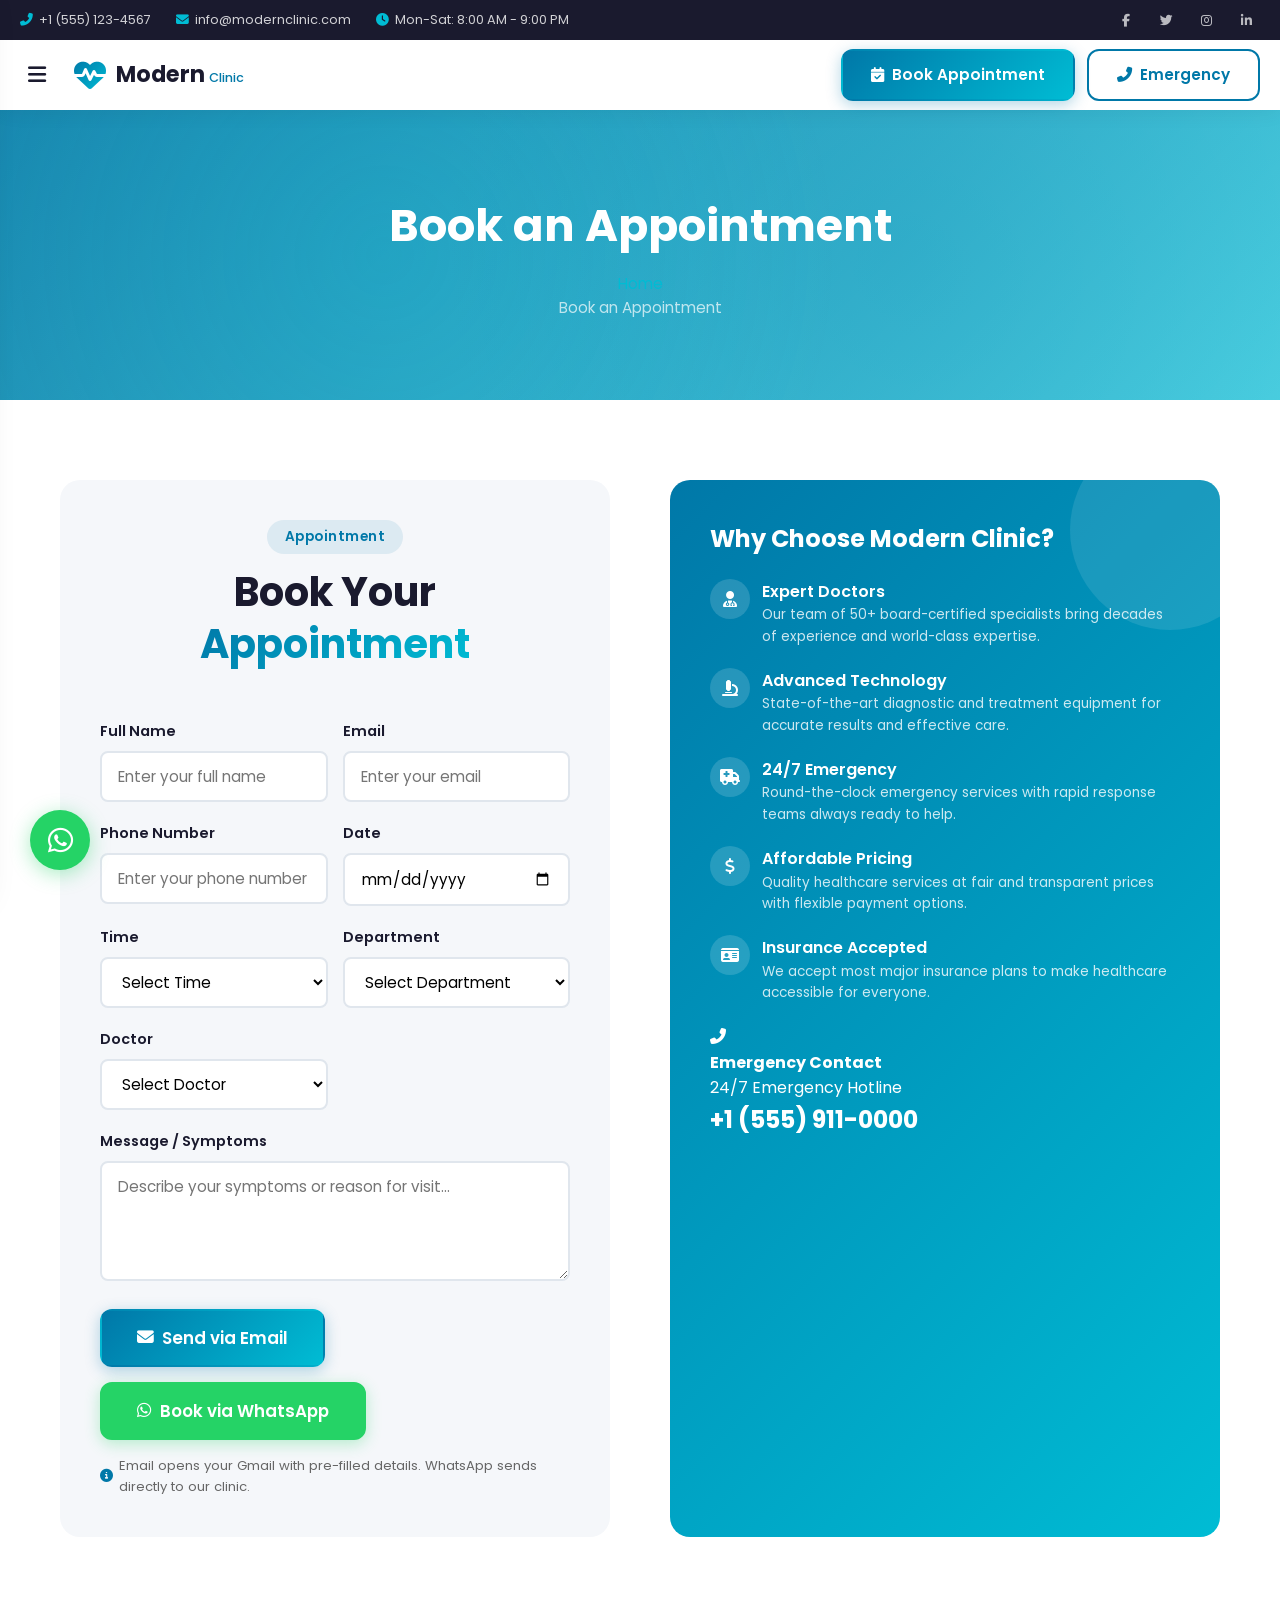
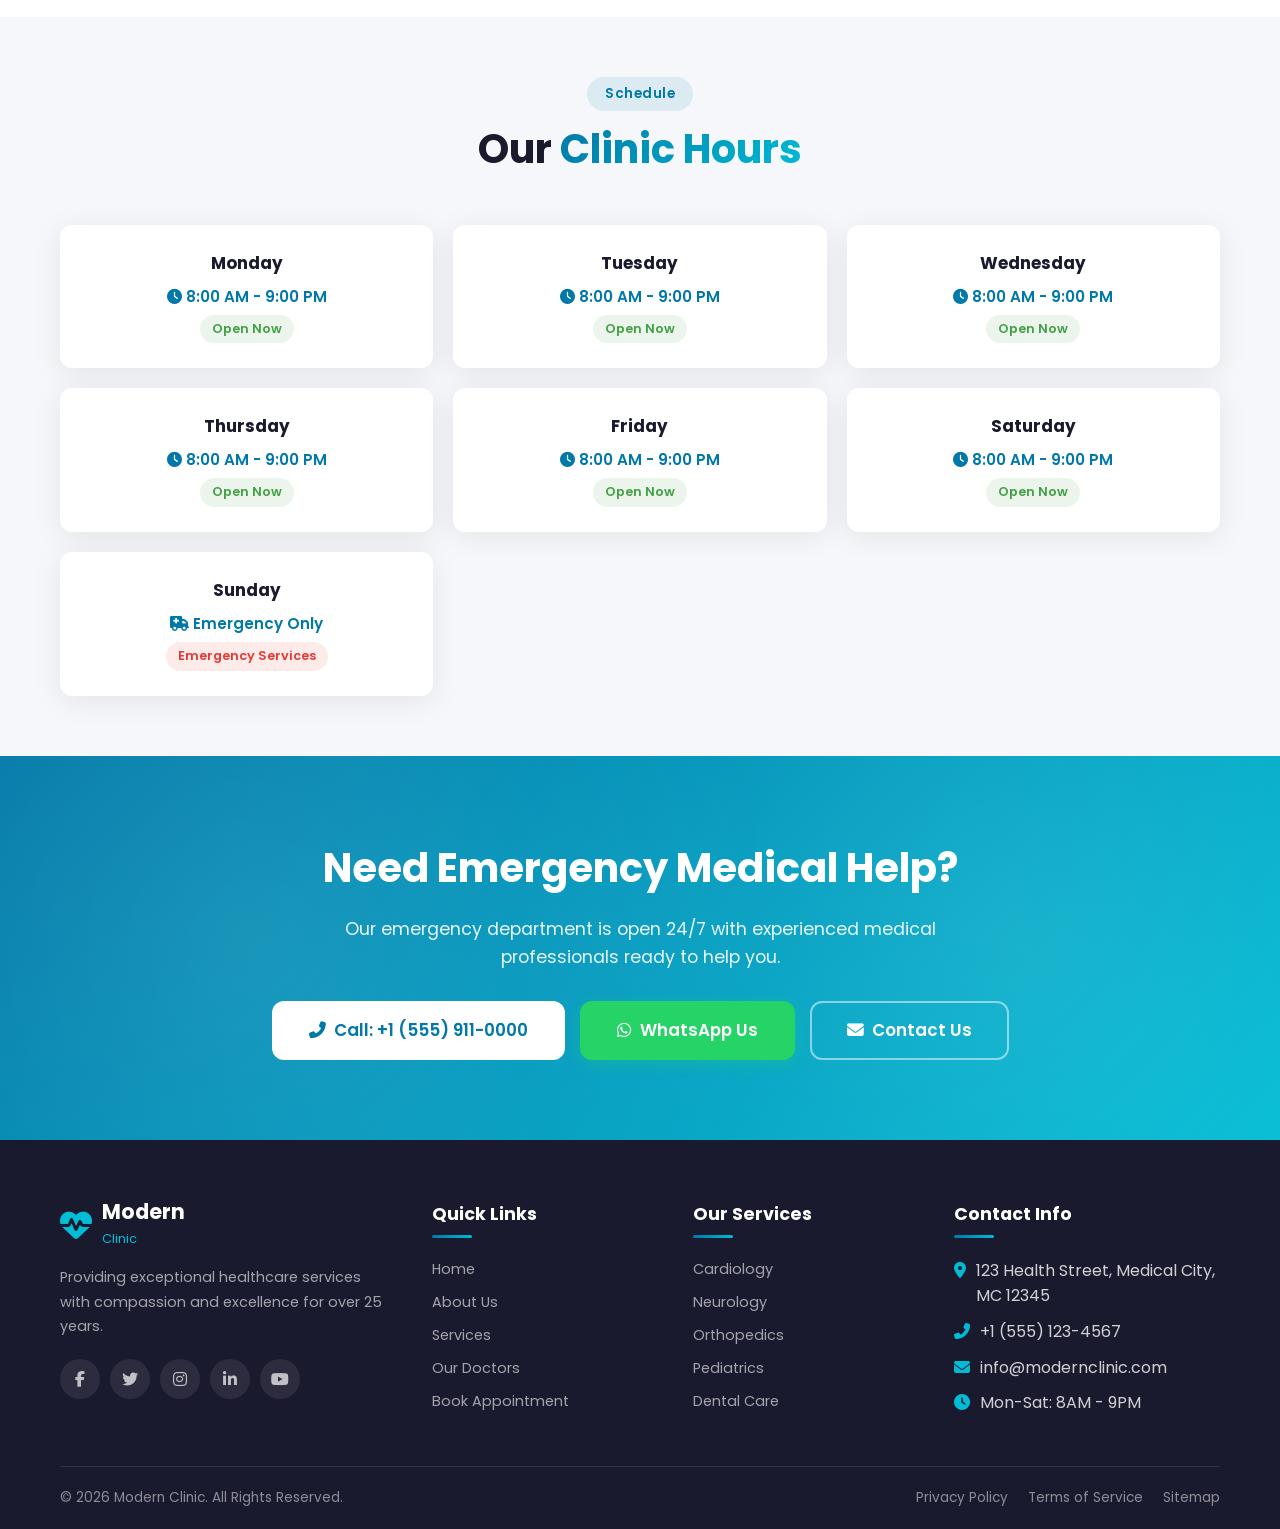
<file: pages/appointment.html>
<!DOCTYPE html>
<html lang="en">
<head>
    <meta charset="UTF-8">
    <meta name="viewport" content="width=device-width, initial-scale=1.0">
    <title>Book an Appointment - Modern Clinic</title>
    <link rel="stylesheet" href="../css/style.css">
    <link rel="stylesheet" href="https://cdnjs.cloudflare.com/ajax/libs/font-awesome/6.5.0/css/all.min.css">
    <link href="https://fonts.googleapis.com/css2?family=Poppins:wght@300;400;500;600;700;800&family=Playfair+Display:wght@400;700&display=swap" rel="stylesheet">
</head>
<body>
    <!-- Top Bar -->
    <div class="top-bar">
        <div class="top-bar-container">
            <div class="top-bar-left">
                <span><i class="fas fa-phone-alt"></i> +1 (555) 123-4567</span>
                <span><i class="fas fa-envelope"></i> info@modernclinic.com</span>
                <span><i class="fas fa-clock"></i> Mon-Sat: 8:00 AM - 9:00 PM</span>
            </div>
            <div class="top-bar-right">
                <a href="#"><i class="fab fa-facebook-f"></i></a>
                <a href="#"><i class="fab fa-twitter"></i></a>
                <a href="#"><i class="fab fa-instagram"></i></a>
                <a href="#"><i class="fab fa-linkedin-in"></i></a>
            </div>
        </div>
    </div>

    <!-- Sidebar -->
    <aside class="sidebar" id="sidebar">
        <div class="sidebar-header">
            <div class="logo">
                <i class="fas fa-heartbeat logo-icon"></i>
                <div class="logo-text">
                    <span class="logo-name">Modern</span>
                    <span class="logo-sub">Clinic</span>
                </div>
            </div>
            <button class="sidebar-close" id="sidebarClose">
                <i class="fas fa-times"></i>
            </button>
        </div>

        <div class="sidebar-search">
            <input type="text" placeholder="Search...">
            <button><i class="fas fa-search"></i></button>
        </div>

        <nav class="sidebar-nav">
            <a href="../index.html" class="nav-item">
                <i class="fas fa-home"></i><span>Home</span>
            </a>
            <a href="about.html" class="nav-item">
                <i class="fas fa-user-md"></i><span>About Us</span>
            </a>
            <a href="services.html" class="nav-item">
                <i class="fas fa-stethoscope"></i><span>Services</span>
            </a>
            <a href="doctors.html" class="nav-item">
                <i class="fas fa-user-nurse"></i><span>Our Doctors</span>
            </a>
            <a href="appointment.html" class="nav-item active">
                <i class="fas fa-calendar-check"></i><span>Appointment</span>
            </a>
            <a href="gallery.html" class="nav-item">
                <i class="fas fa-images"></i><span>Gallery</span>
            </a>
            <a href="blog.html" class="nav-item">
                <i class="fas fa-blog"></i><span>Blog</span>
            </a>
            <a href="contact.html" class="nav-item">
                <i class="fas fa-envelope"></i><span>Contact</span>
            </a>
        </nav>

        <div class="sidebar-cta">
            <div class="cta-icon"><i class="fas fa-phone-alt"></i></div>
            <div class="cta-text">
                <p>Emergency? Call Us Now</p>
                <h4>+1 (555) 911-0000</h4>
            </div>
        </div>

        <div class="sidebar-social">
            <a href="#"><i class="fab fa-facebook-f"></i></a>
            <a href="#"><i class="fab fa-twitter"></i></a>
            <a href="#"><i class="fab fa-instagram"></i></a>
            <a href="#"><i class="fab fa-youtube"></i></a>
        </div>
    </aside>
    <div class="sidebar-overlay" id="sidebarOverlay"></div>

    <!-- Main Content -->
    <div class="main-content">
        <!-- Header -->
        <header class="header" id="header">
            <div class="header-container">
                <div class="header-left">
                    <button class="menu-toggle" id="menuToggle">
                        <i class="fas fa-bars"></i>
                    </button>
                    <div class="logo header-logo">
                        <i class="fas fa-heartbeat logo-icon"></i>
                        <div class="logo-text">
                            <span class="logo-name">Modern</span>
                            <span class="logo-sub">Clinic</span>
                        </div>
                    </div>
                </div>
                <div class="header-right">
                    <a href="appointment.html" class="btn btn-primary header-btn">
                        <i class="fas fa-calendar-check"></i> Book Appointment
                    </a>
                    <a href="contact.html" class="btn btn-outline header-btn">
                        <i class="fas fa-phone-alt"></i> Emergency
                    </a>
                </div>
            </div>
        </header>

        <!-- Page Banner -->
        <section class="page-banner" style="background: linear-gradient(135deg, rgba(0,123,167,0.9), rgba(0,188,212,0.7));">
            <div class="container">
                <h1>Book an Appointment</h1>
                <ul class="breadcrumb">
                    <li><a href="../index.html">Home</a></li>
                    <li>Book an Appointment</li>
                </ul>
            </div>
        </section>

        <!-- Appointment Form Section -->
        <section class="form-section">
            <div class="container">
                <div class="form-grid">
                    <!-- Left Column: Appointment Form -->
                    <div class="form-card">
                        <div class="section-header">
                            <span class="section-tag">Appointment</span>
                            <h2>Book Your <span class="text-gradient">Appointment</span></h2>
                        </div>
                        <form id="appointmentForm">
                            <div class="form-row">
                                <div class="form-group">
                                    <label for="fullName">Full Name</label>
                                    <input type="text" id="fullName" placeholder="Enter your full name" required>
                                </div>
                                <div class="form-group">
                                    <label for="email">Email</label>
                                    <input type="email" id="email" placeholder="Enter your email" required>
                                </div>
                            </div>
                            <div class="form-row">
                                <div class="form-group">
                                    <label for="phone">Phone Number</label>
                                    <input type="tel" id="phone" placeholder="Enter your phone number" required>
                                </div>
                                <div class="form-group">
                                    <label for="date">Date</label>
                                    <input type="date" id="date" required>
                                </div>
                            </div>
                            <div class="form-row">
                                <div class="form-group">
                                    <label for="time">Time</label>
                                    <select id="time" required>
                                        <option value="">Select Time</option>
                                        <option value="08:00 AM">08:00 AM</option>
                                        <option value="09:00 AM">09:00 AM</option>
                                        <option value="10:00 AM">10:00 AM</option>
                                        <option value="11:00 AM">11:00 AM</option>
                                        <option value="12:00 PM">12:00 PM</option>
                                        <option value="01:00 PM">01:00 PM</option>
                                        <option value="02:00 PM">02:00 PM</option>
                                        <option value="03:00 PM">03:00 PM</option>
                                        <option value="04:00 PM">04:00 PM</option>
                                        <option value="05:00 PM">05:00 PM</option>
                                        <option value="06:00 PM">06:00 PM</option>
                                        <option value="07:00 PM">07:00 PM</option>
                                        <option value="08:00 PM">08:00 PM</option>
                                    </select>
                                </div>
                                <div class="form-group">
                                    <label for="department">Department</label>
                                    <select id="department" required>
                                        <option value="">Select Department</option>
                                        <option value="Cardiology">Cardiology</option>
                                        <option value="Neurology">Neurology</option>
                                        <option value="Orthopedics">Orthopedics</option>
                                        <option value="Pediatrics">Pediatrics</option>
                                        <option value="Ophthalmology">Ophthalmology</option>
                                        <option value="Dental Care">Dental Care</option>
                                        <option value="Dermatology">Dermatology</option>
                                        <option value="ENT">ENT</option>
                                        <option value="Gynecology">Gynecology</option>
                                        <option value="Urology">Urology</option>
                                        <option value="General">General</option>
                                    </select>
                                </div>
                            </div>
                            <div class="form-row">
                                <div class="form-group">
                                    <label for="doctor">Doctor</label>
                                    <select id="doctor" required>
                                        <option value="">Select Doctor</option>
                                        <option value="Dr. Sarah Johnson">Dr. Sarah Johnson - Cardiologist</option>
                                        <option value="Dr. Michael Chen">Dr. Michael Chen - Neurologist</option>
                                        <option value="Dr. Emily Rodriguez">Dr. Emily Rodriguez - Orthopedic Surgeon</option>
                                        <option value="Dr. James Wilson">Dr. James Wilson - Pediatrician</option>
                                        <option value="Dr. Lisa Anderson">Dr. Lisa Anderson - Ophthalmologist</option>
                                        <option value="Dr. Robert Taylor">Dr. Robert Taylor - Dental Surgeon</option>
                                        <option value="Dr. Anna Martinez">Dr. Anna Martinez - Dermatologist</option>
                                        <option value="Dr. David Kim">Dr. David Kim - ENT Specialist</option>
                                        <option value="Dr. Rachel Green">Dr. Rachel Green - Gynecologist</option>
                                    </select>
                                </div>
                            </div>
                            <div class="form-group">
                                <label for="message">Message / Symptoms</label>
                                <textarea id="message" rows="4" placeholder="Describe your symptoms or reason for visit..."></textarea>
                            </div>
                            <div class="form-actions">
                                <button type="submit" class="btn btn-primary btn-lg" id="sendEmailBtn">
                                    <i class="fas fa-envelope"></i> Send via Email
                                </button>
                                <button type="button" class="btn btn-whatsapp btn-lg" id="sendWhatsAppBtn">
                                    <i class="fab fa-whatsapp"></i> Book via WhatsApp
                                </button>
                            </div>
                            <p class="form-note"><i class="fas fa-info-circle"></i> Email opens your Gmail with pre-filled details. WhatsApp sends directly to our clinic.</p>
                        </form>
                    </div>

                    <!-- Right Column: Info Card -->
                    <div class="info-card">
                        <h3>Why Choose Modern Clinic?</h3>
                        <ul class="info-list">
                            <li>
                                <div class="info-icon"><i class="fas fa-user-md"></i></div>
                                <div class="info-text">
                                    <h4>Expert Doctors</h4>
                                    <p>Our team of 50+ board-certified specialists bring decades of experience and world-class expertise.</p>
                                </div>
                            </li>
                            <li>
                                <div class="info-icon"><i class="fas fa-microscope"></i></div>
                                <div class="info-text">
                                    <h4>Advanced Technology</h4>
                                    <p>State-of-the-art diagnostic and treatment equipment for accurate results and effective care.</p>
                                </div>
                            </li>
                            <li>
                                <div class="info-icon"><i class="fas fa-ambulance"></i></div>
                                <div class="info-text">
                                    <h4>24/7 Emergency</h4>
                                    <p>Round-the-clock emergency services with rapid response teams always ready to help.</p>
                                </div>
                            </li>
                            <li>
                                <div class="info-icon"><i class="fas fa-dollar-sign"></i></div>
                                <div class="info-text">
                                    <h4>Affordable Pricing</h4>
                                    <p>Quality healthcare services at fair and transparent prices with flexible payment options.</p>
                                </div>
                            </li>
                            <li>
                                <div class="info-icon"><i class="fas fa-id-card"></i></div>
                                <div class="info-text">
                                    <h4>Insurance Accepted</h4>
                                    <p>We accept most major insurance plans to make healthcare accessible for everyone.</p>
                                </div>
                            </li>
                        </ul>
                        <div class="emergency-contact">
                            <div class="emergency-icon"><i class="fas fa-phone-alt"></i></div>
                            <div class="emergency-text">
                                <h4>Emergency Contact</h4>
                                <p>24/7 Emergency Hotline</p>
                                <h3>+1 (555) 911-0000</h3>
                            </div>
                        </div>
                    </div>
                </div>
            </div>
        </section>

        <!-- Clinic Hours Section -->
        <section class="clinic-hours">
            <div class="container">
                <div class="section-header">
                    <span class="section-tag">Schedule</span>
                    <h2>Our <span class="text-gradient">Clinic Hours</span></h2>
                </div>
                <div class="hours-grid">
                    <div class="hours-card">
                        <div class="hours-day">Monday</div>
                        <div class="hours-time"><i class="fas fa-clock"></i> 8:00 AM - 9:00 PM</div>
                        <div class="hours-status open">Open Now</div>
                    </div>
                    <div class="hours-card">
                        <div class="hours-day">Tuesday</div>
                        <div class="hours-time"><i class="fas fa-clock"></i> 8:00 AM - 9:00 PM</div>
                        <div class="hours-status open">Open Now</div>
                    </div>
                    <div class="hours-card">
                        <div class="hours-day">Wednesday</div>
                        <div class="hours-time"><i class="fas fa-clock"></i> 8:00 AM - 9:00 PM</div>
                        <div class="hours-status open">Open Now</div>
                    </div>
                    <div class="hours-card">
                        <div class="hours-day">Thursday</div>
                        <div class="hours-time"><i class="fas fa-clock"></i> 8:00 AM - 9:00 PM</div>
                        <div class="hours-status open">Open Now</div>
                    </div>
                    <div class="hours-card">
                        <div class="hours-day">Friday</div>
                        <div class="hours-time"><i class="fas fa-clock"></i> 8:00 AM - 9:00 PM</div>
                        <div class="hours-status open">Open Now</div>
                    </div>
                    <div class="hours-card">
                        <div class="hours-day">Saturday</div>
                        <div class="hours-time"><i class="fas fa-clock"></i> 8:00 AM - 9:00 PM</div>
                        <div class="hours-status open">Open Now</div>
                    </div>
                    <div class="hours-card sunday">
                        <div class="hours-day">Sunday</div>
                        <div class="hours-time"><i class="fas fa-ambulance"></i> Emergency Only</div>
                        <div class="hours-status emergency">Emergency Services</div>
                    </div>
                </div>
            </div>
        </section>

        <!-- CTA Banner -->
        <section class="cta-banner">
            <div class="cta-bg-pattern"></div>
            <div class="container">
                <div class="cta-content">
                    <h2>Need Emergency Medical Help?</h2>
                    <p>Our emergency department is open 24/7 with experienced medical professionals ready to help you.</p>
                    <div class="cta-btns">
                        <a href="tel:+15559110000" class="btn btn-white btn-lg">
                            <i class="fas fa-phone-alt"></i> Call: +1 (555) 911-0000
                        </a>
                        <a href="https://wa.me/918417054866?text=Hi Modern Clinic, I need emergency medical help." class="btn btn-whatsapp btn-lg" target="_blank">
                            <i class="fab fa-whatsapp"></i> WhatsApp Us
                        </a>
                        <a href="contact.html" class="btn btn-outline-white btn-lg">
                            <i class="fas fa-envelope"></i> Contact Us
                        </a>
                    </div>
                </div>
            </div>
        </section>

        <!-- Footer -->
        <footer class="footer">
            <div class="container">
                <div class="footer-grid">
                    <div class="footer-col">
                        <div class="footer-logo">
                            <i class="fas fa-heartbeat logo-icon"></i>
                            <div class="logo-text">
                                <span class="logo-name">Modern</span>
                                <span class="logo-sub">Clinic</span>
                            </div>
                        </div>
                        <p>Providing exceptional healthcare services with compassion and excellence for over 25 years.</p>
                        <div class="footer-social">
                            <a href="#"><i class="fab fa-facebook-f"></i></a>
                            <a href="#"><i class="fab fa-twitter"></i></a>
                            <a href="#"><i class="fab fa-instagram"></i></a>
                            <a href="#"><i class="fab fa-linkedin-in"></i></a>
                            <a href="#"><i class="fab fa-youtube"></i></a>
                        </div>
                    </div>
                    <div class="footer-col">
                        <h4>Quick Links</h4>
                        <ul>
                            <li><a href="../index.html">Home</a></li>
                            <li><a href="about.html">About Us</a></li>
                            <li><a href="services.html">Services</a></li>
                            <li><a href="doctors.html">Our Doctors</a></li>
                            <li><a href="appointment.html">Book Appointment</a></li>
                        </ul>
                    </div>
                    <div class="footer-col">
                        <h4>Our Services</h4>
                        <ul>
                            <li><a href="services.html">Cardiology</a></li>
                            <li><a href="services.html">Neurology</a></li>
                            <li><a href="services.html">Orthopedics</a></li>
                            <li><a href="services.html">Pediatrics</a></li>
                            <li><a href="services.html">Dental Care</a></li>
                        </ul>
                    </div>
                    <div class="footer-col">
                        <h4>Contact Info</h4>
                        <ul class="contact-list">
                            <li><i class="fas fa-map-marker-alt"></i> 123 Health Street, Medical City, MC 12345</li>
                            <li><i class="fas fa-phone-alt"></i> +1 (555) 123-4567</li>
                            <li><i class="fas fa-envelope"></i> info@modernclinic.com</li>
                            <li><i class="fas fa-clock"></i> Mon-Sat: 8AM - 9PM</li>
                        </ul>
                    </div>
                </div>
                <div class="footer-bottom">
                    <p>&copy; 2026 Modern Clinic. All Rights Reserved.</p>
                    <div class="footer-links">
                        <a href="#">Privacy Policy</a>
                        <a href="#">Terms of Service</a>
                        <a href="#">Sitemap</a>
                    </div>
                </div>
            </div>
        </footer>

        <!-- Back to Top -->
        <button class="back-to-top" id="backToTop">
            <i class="fas fa-arrow-up"></i>
        </button>
    </div>

    <!-- WhatsApp Floating Button -->
    <a href="https://wa.me/918417054866?text=Hi Modern Clinic, I would like to book an appointment." class="whatsapp-float" target="_blank" title="Chat on WhatsApp">
        <i class="fab fa-whatsapp"></i>
        <span class="whatsapp-tooltip">Book via WhatsApp</span>
    </a>

    <script src="../js/main.js"></script>
</body>
</html>
</file>
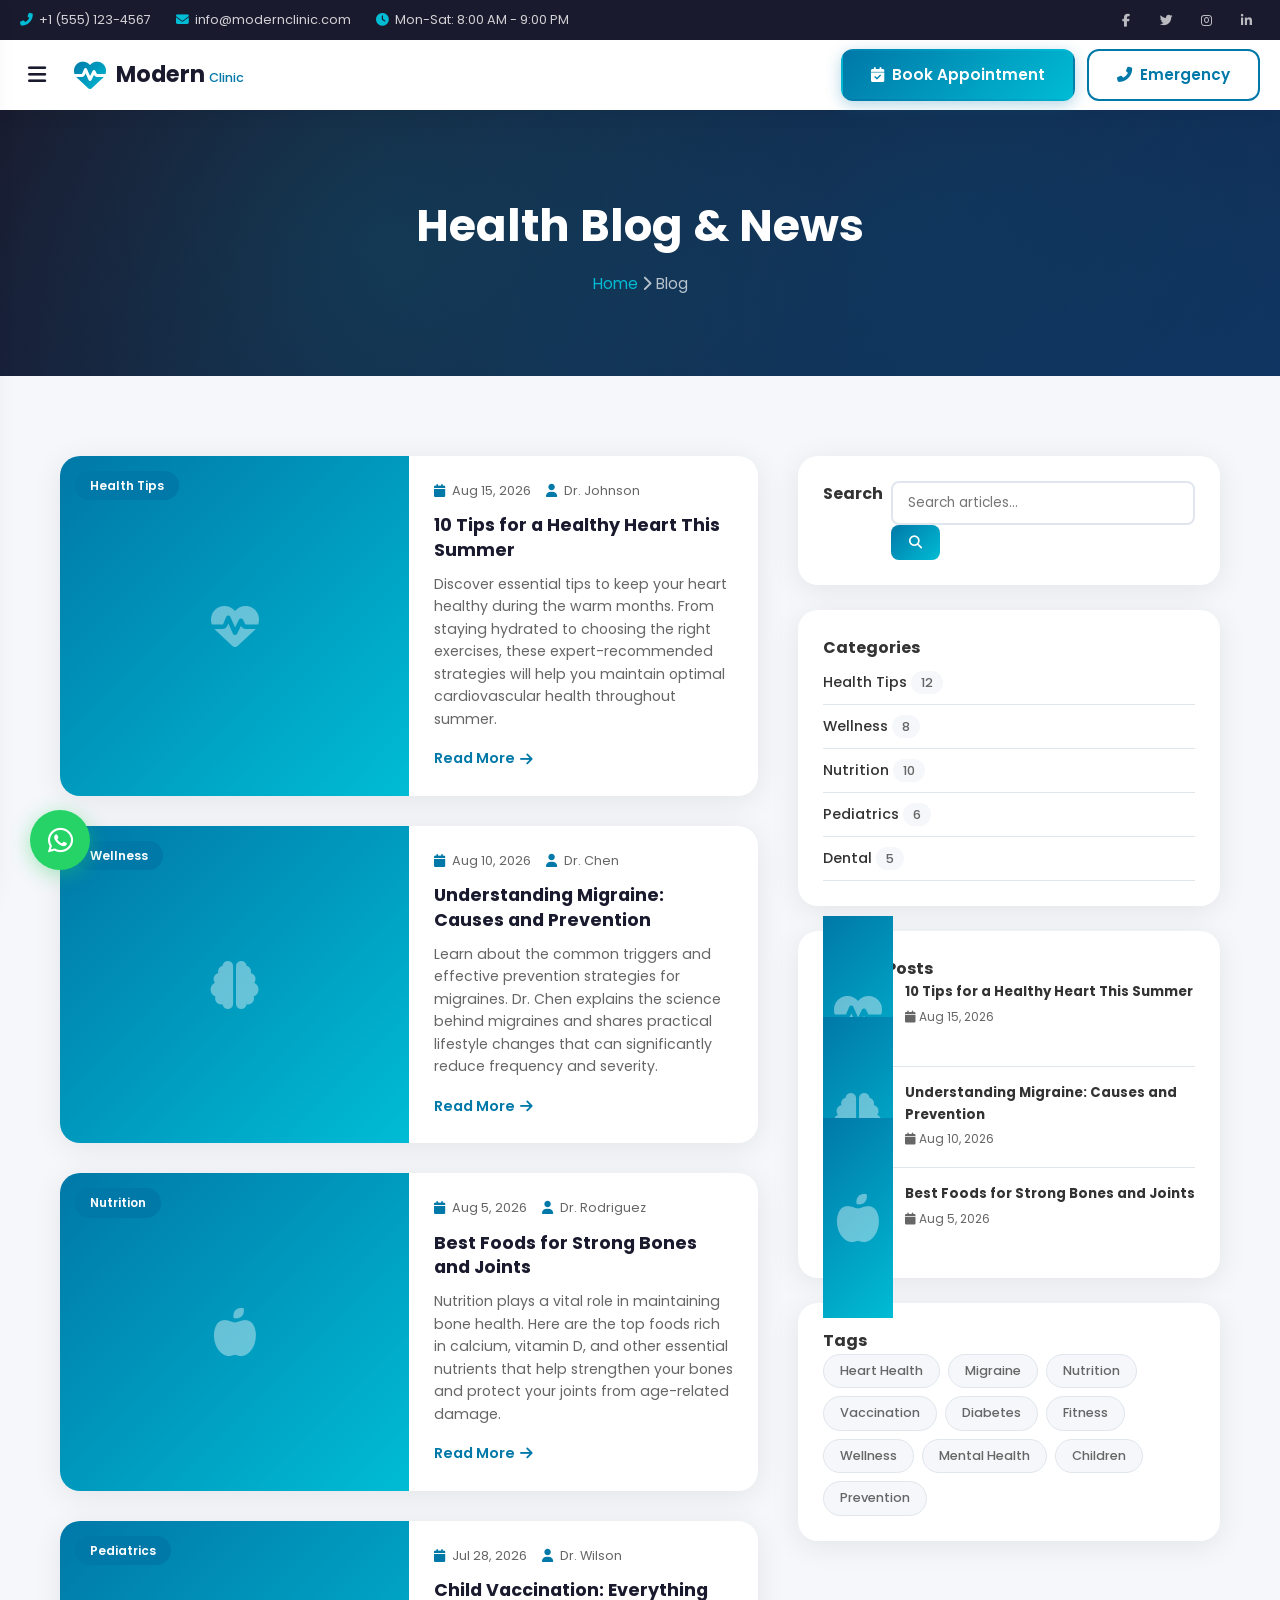
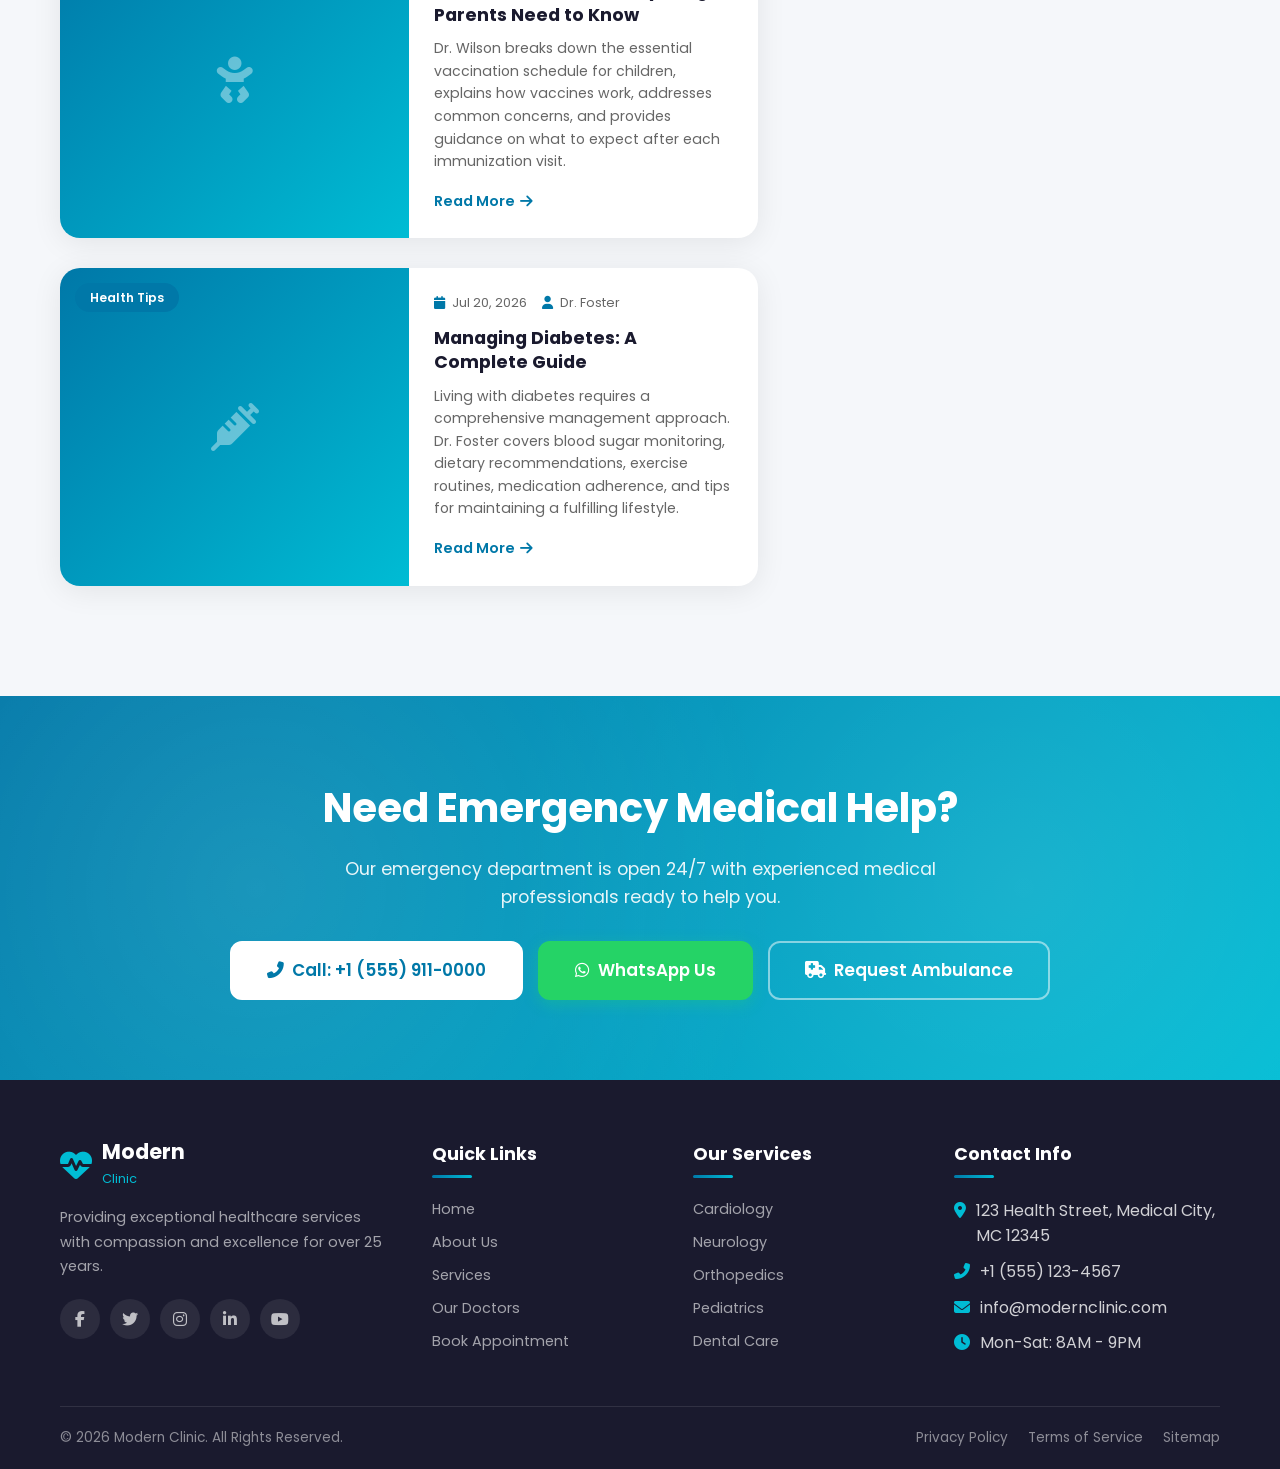
<file: pages/blog.html>
<!DOCTYPE html>
<html lang="en">
<head>
    <meta charset="UTF-8">
    <meta name="viewport" content="width=device-width, initial-scale=1.0">
    <title>Health Blog & News - Modern Clinic</title>
    <link rel="stylesheet" href="../css/style.css">
    <link rel="stylesheet" href="https://cdnjs.cloudflare.com/ajax/libs/font-awesome/6.5.0/css/all.min.css">
    <link href="https://fonts.googleapis.com/css2?family=Poppins:wght@300;400;500;600;700;800&family=Playfair+Display:wght@400;700&display=swap" rel="stylesheet">
</head>
<body>
    <!-- Top Bar -->
    <div class="top-bar">
        <div class="top-bar-container">
            <div class="top-bar-left">
                <span><i class="fas fa-phone-alt"></i> +1 (555) 123-4567</span>
                <span><i class="fas fa-envelope"></i> info@modernclinic.com</span>
                <span><i class="fas fa-clock"></i> Mon-Sat: 8:00 AM - 9:00 PM</span>
            </div>
            <div class="top-bar-right">
                <a href="#"><i class="fab fa-facebook-f"></i></a>
                <a href="#"><i class="fab fa-twitter"></i></a>
                <a href="#"><i class="fab fa-instagram"></i></a>
                <a href="#"><i class="fab fa-linkedin-in"></i></a>
            </div>
        </div>
    </div>

    <!-- Sidebar -->
    <aside class="sidebar" id="sidebar">
        <div class="sidebar-header">
            <div class="logo">
                <i class="fas fa-heartbeat logo-icon"></i>
                <div class="logo-text">
                    <span class="logo-name">Modern</span>
                    <span class="logo-sub">Clinic</span>
                </div>
            </div>
            <button class="sidebar-close" id="sidebarClose">
                <i class="fas fa-times"></i>
            </button>
        </div>

        <div class="sidebar-search">
            <input type="text" placeholder="Search...">
            <button><i class="fas fa-search"></i></button>
        </div>

        <nav class="sidebar-nav">
            <a href="../index.html" class="nav-item">
                <i class="fas fa-home"></i><span>Home</span>
            </a>
            <a href="about.html" class="nav-item">
                <i class="fas fa-user-md"></i><span>About Us</span>
            </a>
            <a href="services.html" class="nav-item">
                <i class="fas fa-stethoscope"></i><span>Services</span>
            </a>
            <a href="doctors.html" class="nav-item">
                <i class="fas fa-user-nurse"></i><span>Our Doctors</span>
            </a>
            <a href="appointment.html" class="nav-item">
                <i class="fas fa-calendar-check"></i><span>Appointment</span>
            </a>
            <a href="gallery.html" class="nav-item">
                <i class="fas fa-images"></i><span>Gallery</span>
            </a>
            <a href="blog.html" class="nav-item active">
                <i class="fas fa-blog"></i><span>Blog</span>
            </a>
            <a href="contact.html" class="nav-item">
                <i class="fas fa-envelope"></i><span>Contact</span>
            </a>
        </nav>

        <div class="sidebar-cta">
            <div class="cta-icon"><i class="fas fa-phone-alt"></i></div>
            <div class="cta-text">
                <p>Emergency? Call Us Now</p>
                <h4>+1 (555) 911-0000</h4>
            </div>
        </div>

        <div class="sidebar-social">
            <a href="#"><i class="fab fa-facebook-f"></i></a>
            <a href="#"><i class="fab fa-twitter"></i></a>
            <a href="#"><i class="fab fa-instagram"></i></a>
            <a href="#"><i class="fab fa-youtube"></i></a>
        </div>
    </aside>
    <div class="sidebar-overlay" id="sidebarOverlay"></div>

    <!-- Main Content -->
    <div class="main-content">
        <!-- Header -->
        <header class="header" id="header">
            <div class="header-container">
                <div class="header-left">
                    <button class="menu-toggle" id="menuToggle">
                        <i class="fas fa-bars"></i>
                    </button>
                    <div class="logo header-logo">
                        <i class="fas fa-heartbeat logo-icon"></i>
                        <div class="logo-text">
                            <span class="logo-name">Modern</span>
                            <span class="logo-sub">Clinic</span>
                        </div>
                    </div>
                </div>
                <div class="header-right">
                    <a href="appointment.html" class="btn btn-primary header-btn">
                        <i class="fas fa-calendar-check"></i> Book Appointment
                    </a>
                    <a href="contact.html" class="btn btn-outline header-btn">
                        <i class="fas fa-phone-alt"></i> Emergency
                    </a>
                </div>
            </div>
        </header>

        <!-- Page Banner -->
        <section class="page-banner">
            <div class="container">
                <h1>Health Blog & News</h1>
                <div class="breadcrumb">
                    <a href="../index.html">Home</a>
                    <span><i class="fas fa-chevron-right"></i></span>
                    <span>Blog</span>
                </div>
            </div>
        </section>

        <!-- Blog Page Section -->
        <section class="blog-page">
            <div class="container">
                <div class="blog-page-grid">
                    <!-- Main Column -->
                    <div class="blog-posts">
                        <!-- Blog Card 1 -->
                        <div class="blog-card">
                            <div class="blog-img">
                                <div class="blog-img-placeholder"><i class="fas fa-heartbeat"></i></div>
                                <span class="blog-category">Health Tips</span>
                            </div>
                            <div class="blog-content">
                                <div class="blog-meta">
                                    <span><i class="fas fa-calendar"></i> Aug 15, 2026</span>
                                    <span><i class="fas fa-user"></i> Dr. Johnson</span>
                                </div>
                                <h3>10 Tips for a Healthy Heart This Summer</h3>
                                <p>Discover essential tips to keep your heart healthy during the warm months. From staying hydrated to choosing the right exercises, these expert-recommended strategies will help you maintain optimal cardiovascular health throughout summer.</p>
                                <a href="#" class="blog-link">Read More <i class="fas fa-arrow-right"></i></a>
                            </div>
                        </div>

                        <!-- Blog Card 2 -->
                        <div class="blog-card">
                            <div class="blog-img">
                                <div class="blog-img-placeholder"><i class="fas fa-brain"></i></div>
                                <span class="blog-category">Wellness</span>
                            </div>
                            <div class="blog-content">
                                <div class="blog-meta">
                                    <span><i class="fas fa-calendar"></i> Aug 10, 2026</span>
                                    <span><i class="fas fa-user"></i> Dr. Chen</span>
                                </div>
                                <h3>Understanding Migraine: Causes and Prevention</h3>
                                <p>Learn about the common triggers and effective prevention strategies for migraines. Dr. Chen explains the science behind migraines and shares practical lifestyle changes that can significantly reduce frequency and severity.</p>
                                <a href="#" class="blog-link">Read More <i class="fas fa-arrow-right"></i></a>
                            </div>
                        </div>

                        <!-- Blog Card 3 -->
                        <div class="blog-card">
                            <div class="blog-img">
                                <div class="blog-img-placeholder"><i class="fas fa-apple-alt"></i></div>
                                <span class="blog-category">Nutrition</span>
                            </div>
                            <div class="blog-content">
                                <div class="blog-meta">
                                    <span><i class="fas fa-calendar"></i> Aug 5, 2026</span>
                                    <span><i class="fas fa-user"></i> Dr. Rodriguez</span>
                                </div>
                                <h3>Best Foods for Strong Bones and Joints</h3>
                                <p>Nutrition plays a vital role in maintaining bone health. Here are the top foods rich in calcium, vitamin D, and other essential nutrients that help strengthen your bones and protect your joints from age-related damage.</p>
                                <a href="#" class="blog-link">Read More <i class="fas fa-arrow-right"></i></a>
                            </div>
                        </div>

                        <!-- Blog Card 4 -->
                        <div class="blog-card">
                            <div class="blog-img">
                                <div class="blog-img-placeholder"><i class="fas fa-baby"></i></div>
                                <span class="blog-category">Pediatrics</span>
                            </div>
                            <div class="blog-content">
                                <div class="blog-meta">
                                    <span><i class="fas fa-calendar"></i> Jul 28, 2026</span>
                                    <span><i class="fas fa-user"></i> Dr. Wilson</span>
                                </div>
                                <h3>Child Vaccination: Everything Parents Need to Know</h3>
                                <p>Dr. Wilson breaks down the essential vaccination schedule for children, explains how vaccines work, addresses common concerns, and provides guidance on what to expect after each immunization visit.</p>
                                <a href="#" class="blog-link">Read More <i class="fas fa-arrow-right"></i></a>
                            </div>
                        </div>

                        <!-- Blog Card 5 -->
                        <div class="blog-card">
                            <div class="blog-img">
                                <div class="blog-img-placeholder"><i class="fas fa-syringe"></i></div>
                                <span class="blog-category">Health Tips</span>
                            </div>
                            <div class="blog-content">
                                <div class="blog-meta">
                                    <span><i class="fas fa-calendar"></i> Jul 20, 2026</span>
                                    <span><i class="fas fa-user"></i> Dr. Foster</span>
                                </div>
                                <h3>Managing Diabetes: A Complete Guide</h3>
                                <p>Living with diabetes requires a comprehensive management approach. Dr. Foster covers blood sugar monitoring, dietary recommendations, exercise routines, medication adherence, and tips for maintaining a fulfilling lifestyle.</p>
                                <a href="#" class="blog-link">Read More <i class="fas fa-arrow-right"></i></a>
                            </div>
                        </div>
                    </div>

                    <!-- Sidebar -->
                    <div class="blog-sidebar">
                        <!-- Search Widget -->
                        <div class="blog-widget search-widget">
                            <h4>Search</h4>
                            <div class="search-form">
                                <input type="text" placeholder="Search articles...">
                                <button><i class="fas fa-search"></i></button>
                            </div>
                        </div>

                        <!-- Categories Widget -->
                        <div class="blog-widget">
                            <h4>Categories</h4>
                            <ul class="category-list">
                                <li><a href="#">Health Tips <span>12</span></a></li>
                                <li><a href="#">Wellness <span>8</span></a></li>
                                <li><a href="#">Nutrition <span>10</span></a></li>
                                <li><a href="#">Pediatrics <span>6</span></a></li>
                                <li><a href="#">Dental <span>5</span></a></li>
                            </ul>
                        </div>

                        <!-- Recent Posts Widget -->
                        <div class="blog-widget">
                            <h4>Recent Posts</h4>
                            <div class="recent-posts">
                                <div class="recent-post">
                                    <div class="recent-post-img">
                                        <div class="blog-img-placeholder"><i class="fas fa-heartbeat"></i></div>
                                    </div>
                                    <div class="recent-post-info">
                                        <h5>10 Tips for a Healthy Heart This Summer</h5>
                                        <span><i class="fas fa-calendar"></i> Aug 15, 2026</span>
                                    </div>
                                </div>
                                <div class="recent-post">
                                    <div class="recent-post-img">
                                        <div class="blog-img-placeholder"><i class="fas fa-brain"></i></div>
                                    </div>
                                    <div class="recent-post-info">
                                        <h5>Understanding Migraine: Causes and Prevention</h5>
                                        <span><i class="fas fa-calendar"></i> Aug 10, 2026</span>
                                    </div>
                                </div>
                                <div class="recent-post">
                                    <div class="recent-post-img">
                                        <div class="blog-img-placeholder"><i class="fas fa-apple-alt"></i></div>
                                    </div>
                                    <div class="recent-post-info">
                                        <h5>Best Foods for Strong Bones and Joints</h5>
                                        <span><i class="fas fa-calendar"></i> Aug 5, 2026</span>
                                    </div>
                                </div>
                            </div>
                        </div>

                        <!-- Tags Widget -->
                        <div class="blog-widget">
                            <h4>Tags</h4>
                            <div class="tag-cloud">
                                <a href="#" class="tag-pill">Heart Health</a>
                                <a href="#" class="tag-pill">Migraine</a>
                                <a href="#" class="tag-pill">Nutrition</a>
                                <a href="#" class="tag-pill">Vaccination</a>
                                <a href="#" class="tag-pill">Diabetes</a>
                                <a href="#" class="tag-pill">Fitness</a>
                                <a href="#" class="tag-pill">Wellness</a>
                                <a href="#" class="tag-pill">Mental Health</a>
                                <a href="#" class="tag-pill">Children</a>
                                <a href="#" class="tag-pill">Prevention</a>
                            </div>
                        </div>
                    </div>
                </div>
            </div>
        </section>

        <!-- CTA Banner -->
        <section class="cta-banner">
            <div class="cta-bg-pattern"></div>
            <div class="container">
                <div class="cta-content">
                    <h2>Need Emergency Medical Help?</h2>
                    <p>Our emergency department is open 24/7 with experienced medical professionals ready to help you.</p>
                    <div class="cta-btns">
                        <a href="tel:+15559110000" class="btn btn-white btn-lg">
                            <i class="fas fa-phone-alt"></i> Call: +1 (555) 911-0000
                        </a>
                        <a href="https://wa.me/918417054866?text=Hi Modern Clinic, I need emergency medical help." class="btn btn-whatsapp btn-lg" target="_blank">
                            <i class="fab fa-whatsapp"></i> WhatsApp Us
                        </a>
                        <a href="appointment.html" class="btn btn-outline-white btn-lg">
                            <i class="fas fa-ambulance"></i> Request Ambulance
                        </a>
                    </div>
                </div>
            </div>
        </section>

        <!-- Footer -->
        <footer class="footer">
            <div class="container">
                <div class="footer-grid">
                    <div class="footer-col">
                        <div class="footer-logo">
                            <i class="fas fa-heartbeat logo-icon"></i>
                            <div class="logo-text">
                                <span class="logo-name">Modern</span>
                                <span class="logo-sub">Clinic</span>
                            </div>
                        </div>
                        <p>Providing exceptional healthcare services with compassion and excellence for over 25 years.</p>
                        <div class="footer-social">
                            <a href="#"><i class="fab fa-facebook-f"></i></a>
                            <a href="#"><i class="fab fa-twitter"></i></a>
                            <a href="#"><i class="fab fa-instagram"></i></a>
                            <a href="#"><i class="fab fa-linkedin-in"></i></a>
                            <a href="#"><i class="fab fa-youtube"></i></a>
                        </div>
                    </div>
                    <div class="footer-col">
                        <h4>Quick Links</h4>
                        <ul>
                            <li><a href="../index.html">Home</a></li>
                            <li><a href="about.html">About Us</a></li>
                            <li><a href="services.html">Services</a></li>
                            <li><a href="doctors.html">Our Doctors</a></li>
                            <li><a href="appointment.html">Book Appointment</a></li>
                        </ul>
                    </div>
                    <div class="footer-col">
                        <h4>Our Services</h4>
                        <ul>
                            <li><a href="services.html">Cardiology</a></li>
                            <li><a href="services.html">Neurology</a></li>
                            <li><a href="services.html">Orthopedics</a></li>
                            <li><a href="services.html">Pediatrics</a></li>
                            <li><a href="services.html">Dental Care</a></li>
                        </ul>
                    </div>
                    <div class="footer-col">
                        <h4>Contact Info</h4>
                        <ul class="contact-list">
                            <li><i class="fas fa-map-marker-alt"></i> 123 Health Street, Medical City, MC 12345</li>
                            <li><i class="fas fa-phone-alt"></i> +1 (555) 123-4567</li>
                            <li><i class="fas fa-envelope"></i> info@modernclinic.com</li>
                            <li><i class="fas fa-clock"></i> Mon-Sat: 8AM - 9PM</li>
                        </ul>
                    </div>
                </div>
                <div class="footer-bottom">
                    <p>&copy; 2026 Modern Clinic. All Rights Reserved.</p>
                    <div class="footer-links">
                        <a href="#">Privacy Policy</a>
                        <a href="#">Terms of Service</a>
                        <a href="#">Sitemap</a>
                    </div>
                </div>
            </div>
        </footer>

        <!-- Back to Top -->
        <button class="back-to-top" id="backToTop">
            <i class="fas fa-arrow-up"></i>
        </button>
    </div>

    <!-- WhatsApp Floating Button -->
    <a href="https://wa.me/918417054866?text=Hi Modern Clinic, I would like to book an appointment." class="whatsapp-float" target="_blank" title="Chat on WhatsApp">
        <i class="fab fa-whatsapp"></i>
        <span class="whatsapp-tooltip">Book via WhatsApp</span>
    </a>

    <script src="../js/main.js"></script>
</body>
</html>
</file>
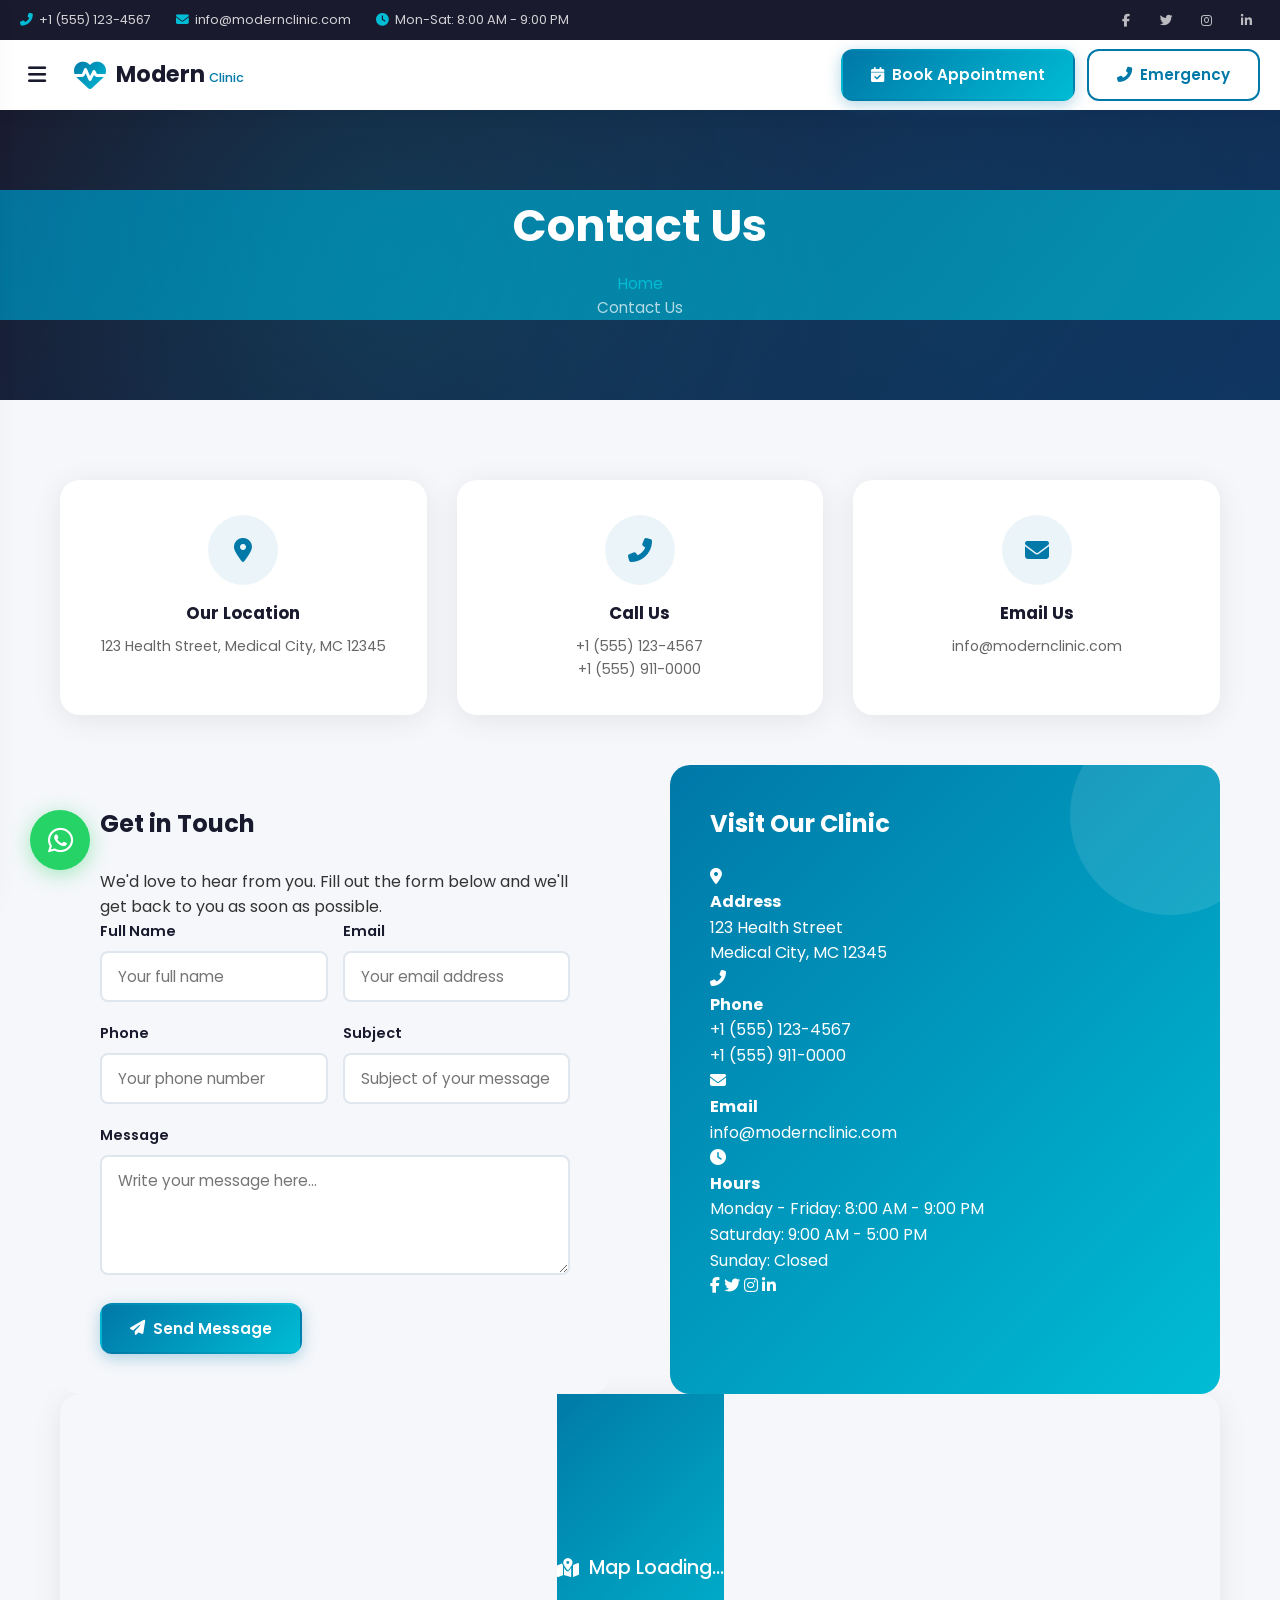
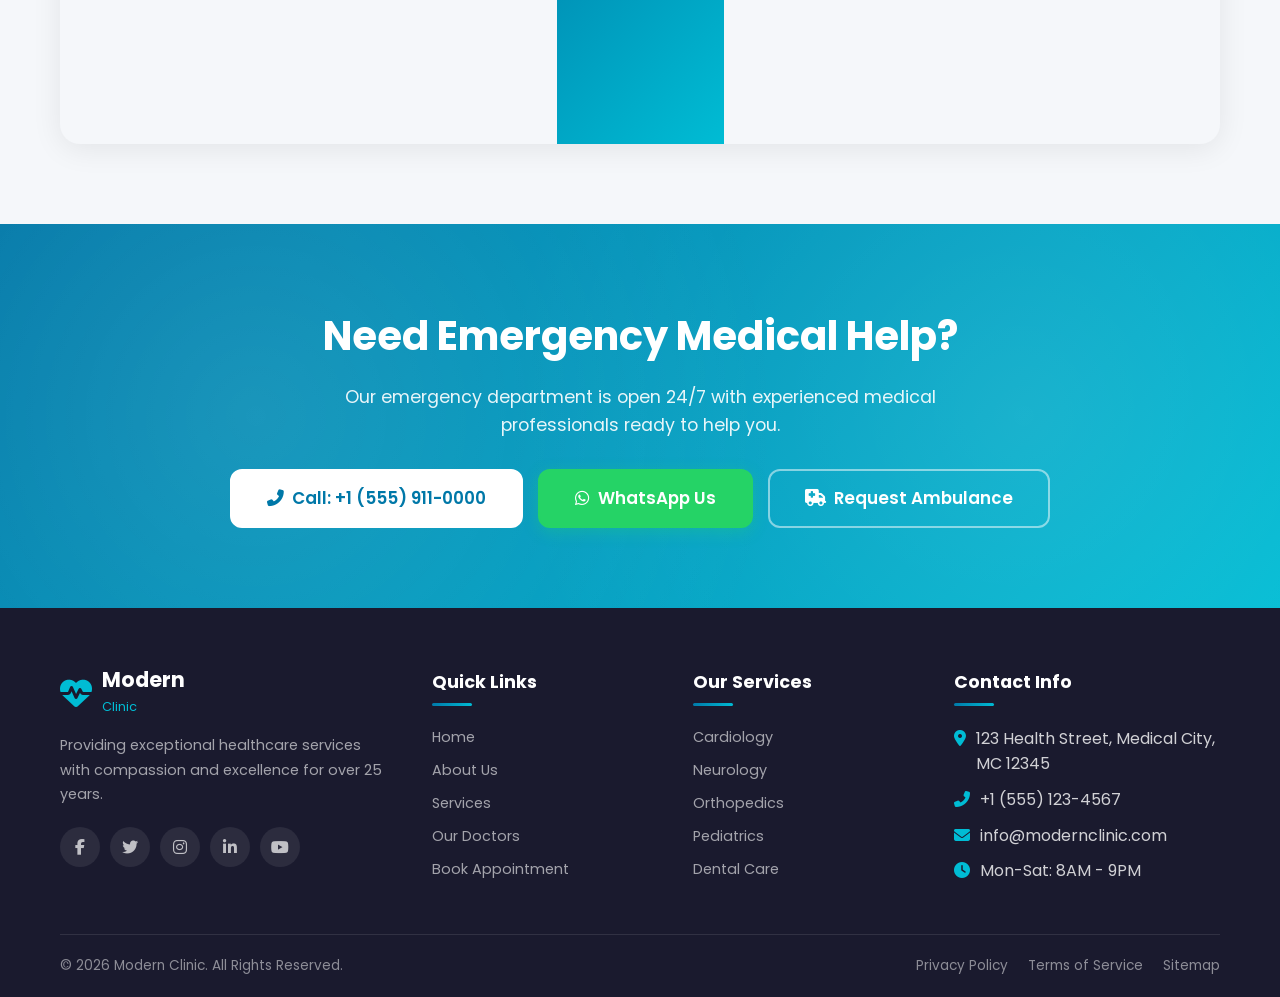
<file: pages/contact.html>
<!DOCTYPE html>
<html lang="en">
<head>
    <meta charset="UTF-8">
    <meta name="viewport" content="width=device-width, initial-scale=1.0">
    <title>Contact Us - Modern Clinic</title>
    <link rel="stylesheet" href="../css/style.css">
    <link rel="stylesheet" href="https://cdnjs.cloudflare.com/ajax/libs/font-awesome/6.5.0/css/all.min.css">
    <link href="https://fonts.googleapis.com/css2?family=Poppins:wght@300;400;500;600;700;800&family=Playfair+Display:wght@400;700&display=swap" rel="stylesheet">
</head>
<body>
    <!-- Top Bar -->
    <div class="top-bar">
        <div class="top-bar-container">
            <div class="top-bar-left">
                <span><i class="fas fa-phone-alt"></i> +1 (555) 123-4567</span>
                <span><i class="fas fa-envelope"></i> info@modernclinic.com</span>
                <span><i class="fas fa-clock"></i> Mon-Sat: 8:00 AM - 9:00 PM</span>
            </div>
            <div class="top-bar-right">
                <a href="#"><i class="fab fa-facebook-f"></i></a>
                <a href="#"><i class="fab fa-twitter"></i></a>
                <a href="#"><i class="fab fa-instagram"></i></a>
                <a href="#"><i class="fab fa-linkedin-in"></i></a>
            </div>
        </div>
    </div>

    <!-- Sidebar -->
    <aside class="sidebar" id="sidebar">
        <div class="sidebar-header">
            <div class="logo">
                <i class="fas fa-heartbeat logo-icon"></i>
                <div class="logo-text">
                    <span class="logo-name">Modern</span>
                    <span class="logo-sub">Clinic</span>
                </div>
            </div>
            <button class="sidebar-close" id="sidebarClose">
                <i class="fas fa-times"></i>
            </button>
        </div>

        <div class="sidebar-search">
            <input type="text" placeholder="Search...">
            <button><i class="fas fa-search"></i></button>
        </div>

        <nav class="sidebar-nav">
            <a href="../index.html" class="nav-item">
                <i class="fas fa-home"></i><span>Home</span>
            </a>
            <a href="about.html" class="nav-item">
                <i class="fas fa-user-md"></i><span>About Us</span>
            </a>
            <a href="services.html" class="nav-item">
                <i class="fas fa-stethoscope"></i><span>Services</span>
            </a>
            <a href="doctors.html" class="nav-item">
                <i class="fas fa-user-nurse"></i><span>Our Doctors</span>
            </a>
            <a href="appointment.html" class="nav-item">
                <i class="fas fa-calendar-check"></i><span>Appointment</span>
            </a>
            <a href="gallery.html" class="nav-item">
                <i class="fas fa-images"></i><span>Gallery</span>
            </a>
            <a href="blog.html" class="nav-item">
                <i class="fas fa-blog"></i><span>Blog</span>
            </a>
            <a href="contact.html" class="nav-item active">
                <i class="fas fa-envelope"></i><span>Contact</span>
            </a>
        </nav>

        <div class="sidebar-cta">
            <div class="cta-icon"><i class="fas fa-phone-alt"></i></div>
            <div class="cta-text">
                <p>Emergency? Call Us Now</p>
                <h4>+1 (555) 911-0000</h4>
            </div>
        </div>

        <div class="sidebar-social">
            <a href="#"><i class="fab fa-facebook-f"></i></a>
            <a href="#"><i class="fab fa-twitter"></i></a>
            <a href="#"><i class="fab fa-instagram"></i></a>
            <a href="#"><i class="fab fa-youtube"></i></a>
        </div>
    </aside>
    <div class="sidebar-overlay" id="sidebarOverlay"></div>

    <!-- Main Content -->
    <div class="main-content">
        <!-- Header -->
        <header class="header" id="header">
            <div class="header-container">
                <div class="header-left">
                    <button class="menu-toggle" id="menuToggle">
                        <i class="fas fa-bars"></i>
                    </button>
                    <div class="logo header-logo">
                        <i class="fas fa-heartbeat logo-icon"></i>
                        <div class="logo-text">
                            <span class="logo-name">Modern</span>
                            <span class="logo-sub">Clinic</span>
                        </div>
                    </div>
                </div>
                <div class="header-right">
                    <a href="appointment.html" class="btn btn-primary header-btn">
                        <i class="fas fa-calendar-check"></i> Book Appointment
                    </a>
                    <a href="contact.html" class="btn btn-outline header-btn">
                        <i class="fas fa-phone-alt"></i> Emergency
                    </a>
                </div>
            </div>
        </header>

        <!-- Page Banner -->
        <section class="page-banner">
            <div class="banner-bg" style="background: linear-gradient(135deg, rgba(0,123,167,0.9), rgba(0,188,212,0.7));">
                <div class="container">
                    <div class="banner-content">
                        <h1>Contact Us</h1>
                        <ul class="breadcrumb">
                            <li><a href="../index.html">Home</a></li>
                            <li>Contact Us</li>
                        </ul>
                    </div>
                </div>
            </div>
        </section>

        <!-- Contact Page -->
        <section class="contact-page">
            <div class="container">

                <!-- Contact Grid -->
                <div class="contact-grid">
                    <div class="contact-info-card">
                        <div class="contact-info-icon">
                            <i class="fas fa-map-marker-alt"></i>
                        </div>
                        <h3>Our Location</h3>
                        <p>123 Health Street, Medical City, MC 12345</p>
                    </div>
                    <div class="contact-info-card">
                        <div class="contact-info-icon">
                            <i class="fas fa-phone-alt"></i>
                        </div>
                        <h3>Call Us</h3>
                        <p>+1 (555) 123-4567</p>
                        <p>+1 (555) 911-0000</p>
                    </div>
                    <div class="contact-info-card">
                        <div class="contact-info-icon">
                            <i class="fas fa-envelope"></i>
                        </div>
                        <h3>Email Us</h3>
                        <p>info@modernclinic.com</p>
                    </div>
                </div>

                <!-- Form Grid -->
                <div class="form-grid">
                    <div class="form-card">
                        <h3>Get in Touch</h3>
                        <p>We'd love to hear from you. Fill out the form below and we'll get back to you as soon as possible.</p>
                        <form id="contactForm">
                            <div class="form-row">
                                <div class="form-group">
                                    <label for="fullName">Full Name</label>
                                    <input type="text" id="fullName" name="fullName" placeholder="Your full name" required>
                                </div>
                                <div class="form-group">
                                    <label for="email">Email</label>
                                    <input type="email" id="email" name="email" placeholder="Your email address" required>
                                </div>
                            </div>
                            <div class="form-row">
                                <div class="form-group">
                                    <label for="phone">Phone</label>
                                    <input type="tel" id="phone" name="phone" placeholder="Your phone number">
                                </div>
                                <div class="form-group">
                                    <label for="subject">Subject</label>
                                    <input type="text" id="subject" name="subject" placeholder="Subject of your message" required>
                                </div>
                            </div>
                            <div class="form-group">
                                <label for="message">Message</label>
                                <textarea id="message" name="message" rows="6" placeholder="Write your message here..." required></textarea>
                            </div>
                            <button type="submit" class="btn btn-primary">
                                <i class="fas fa-paper-plane"></i> Send Message
                            </button>
                        </form>
                    </div>
                    <div class="info-card">
                        <h3>Visit Our Clinic</h3>
                        <div class="info-list">
                            <div class="info-item">
                                <i class="fas fa-map-marker-alt"></i>
                                <div>
                                    <h4>Address</h4>
                                    <p>123 Health Street<br>Medical City, MC 12345</p>
                                </div>
                            </div>
                            <div class="info-item">
                                <i class="fas fa-phone-alt"></i>
                                <div>
                                    <h4>Phone</h4>
                                    <p>+1 (555) 123-4567<br>+1 (555) 911-0000</p>
                                </div>
                            </div>
                            <div class="info-item">
                                <i class="fas fa-envelope"></i>
                                <div>
                                    <h4>Email</h4>
                                    <p>info@modernclinic.com</p>
                                </div>
                            </div>
                            <div class="info-item">
                                <i class="fas fa-clock"></i>
                                <div>
                                    <h4>Hours</h4>
                                    <p>Monday - Friday: 8:00 AM - 9:00 PM<br>Saturday: 9:00 AM - 5:00 PM<br>Sunday: Closed</p>
                                </div>
                            </div>
                        </div>
                        <div class="social-links">
                            <a href="#"><i class="fab fa-facebook-f"></i></a>
                            <a href="#"><i class="fab fa-twitter"></i></a>
                            <a href="#"><i class="fab fa-instagram"></i></a>
                            <a href="#"><i class="fab fa-linkedin-in"></i></a>
                        </div>
                    </div>
                </div>

                <!-- Contact Map -->
                <div class="contact-map">
                    <div style="height: 350px; background: linear-gradient(135deg, #007ba7, #00bcd4); display: flex; align-items: center; justify-content: center; color: #fff; font-size: 1.2rem; font-weight: 500;">
                        <i class="fas fa-map-marked-alt" style="margin-right: 10px;"></i> Map Loading...
                    </div>
                </div>

            </div>
        </section>

        <!-- CTA Banner -->
        <section class="cta-banner">
            <div class="cta-bg-pattern"></div>
            <div class="container">
                <div class="cta-content">
                    <h2>Need Emergency Medical Help?</h2>
                    <p>Our emergency department is open 24/7 with experienced medical professionals ready to help you.</p>
                    <div class="cta-btns">
                        <a href="tel:+15559110000" class="btn btn-white btn-lg">
                            <i class="fas fa-phone-alt"></i> Call: +1 (555) 911-0000
                        </a>
                        <a href="https://wa.me/918417054866?text=Hi Modern Clinic, I need help." class="btn btn-whatsapp btn-lg" target="_blank">
                            <i class="fab fa-whatsapp"></i> WhatsApp Us
                        </a>
                        <a href="appointment.html" class="btn btn-outline-white btn-lg">
                            <i class="fas fa-ambulance"></i> Request Ambulance
                        </a>
                    </div>
                </div>
            </div>
        </section>

        <!-- Footer -->
        <footer class="footer">
            <div class="container">
                <div class="footer-grid">
                    <div class="footer-col">
                        <div class="footer-logo">
                            <i class="fas fa-heartbeat logo-icon"></i>
                            <div class="logo-text">
                                <span class="logo-name">Modern</span>
                                <span class="logo-sub">Clinic</span>
                            </div>
                        </div>
                        <p>Providing exceptional healthcare services with compassion and excellence for over 25 years.</p>
                        <div class="footer-social">
                            <a href="#"><i class="fab fa-facebook-f"></i></a>
                            <a href="#"><i class="fab fa-twitter"></i></a>
                            <a href="#"><i class="fab fa-instagram"></i></a>
                            <a href="#"><i class="fab fa-linkedin-in"></i></a>
                            <a href="#"><i class="fab fa-youtube"></i></a>
                        </div>
                    </div>
                    <div class="footer-col">
                        <h4>Quick Links</h4>
                        <ul>
                            <li><a href="../index.html">Home</a></li>
                            <li><a href="about.html">About Us</a></li>
                            <li><a href="services.html">Services</a></li>
                            <li><a href="doctors.html">Our Doctors</a></li>
                            <li><a href="appointment.html">Book Appointment</a></li>
                        </ul>
                    </div>
                    <div class="footer-col">
                        <h4>Our Services</h4>
                        <ul>
                            <li><a href="services.html">Cardiology</a></li>
                            <li><a href="services.html">Neurology</a></li>
                            <li><a href="services.html">Orthopedics</a></li>
                            <li><a href="services.html">Pediatrics</a></li>
                            <li><a href="services.html">Dental Care</a></li>
                        </ul>
                    </div>
                    <div class="footer-col">
                        <h4>Contact Info</h4>
                        <ul class="contact-list">
                            <li><i class="fas fa-map-marker-alt"></i> 123 Health Street, Medical City, MC 12345</li>
                            <li><i class="fas fa-phone-alt"></i> +1 (555) 123-4567</li>
                            <li><i class="fas fa-envelope"></i> info@modernclinic.com</li>
                            <li><i class="fas fa-clock"></i> Mon-Sat: 8AM - 9PM</li>
                        </ul>
                    </div>
                </div>
                <div class="footer-bottom">
                    <p>&copy; 2026 Modern Clinic. All Rights Reserved.</p>
                    <div class="footer-links">
                        <a href="#">Privacy Policy</a>
                        <a href="#">Terms of Service</a>
                        <a href="#">Sitemap</a>
                    </div>
                </div>
            </div>
        </footer>

        <!-- Back to Top -->
        <button class="back-to-top" id="backToTop">
            <i class="fas fa-arrow-up"></i>
        </button>
    </div>

    <!-- WhatsApp Floating Button -->
    <a href="https://wa.me/918417054866?text=Hi Modern Clinic, I would like to book an appointment." class="whatsapp-float" target="_blank" title="Chat on WhatsApp">
        <i class="fab fa-whatsapp"></i>
        <span class="whatsapp-tooltip">Book via WhatsApp</span>
    </a>

    <script src="../js/main.js"></script>
</body>
</html>
</file>
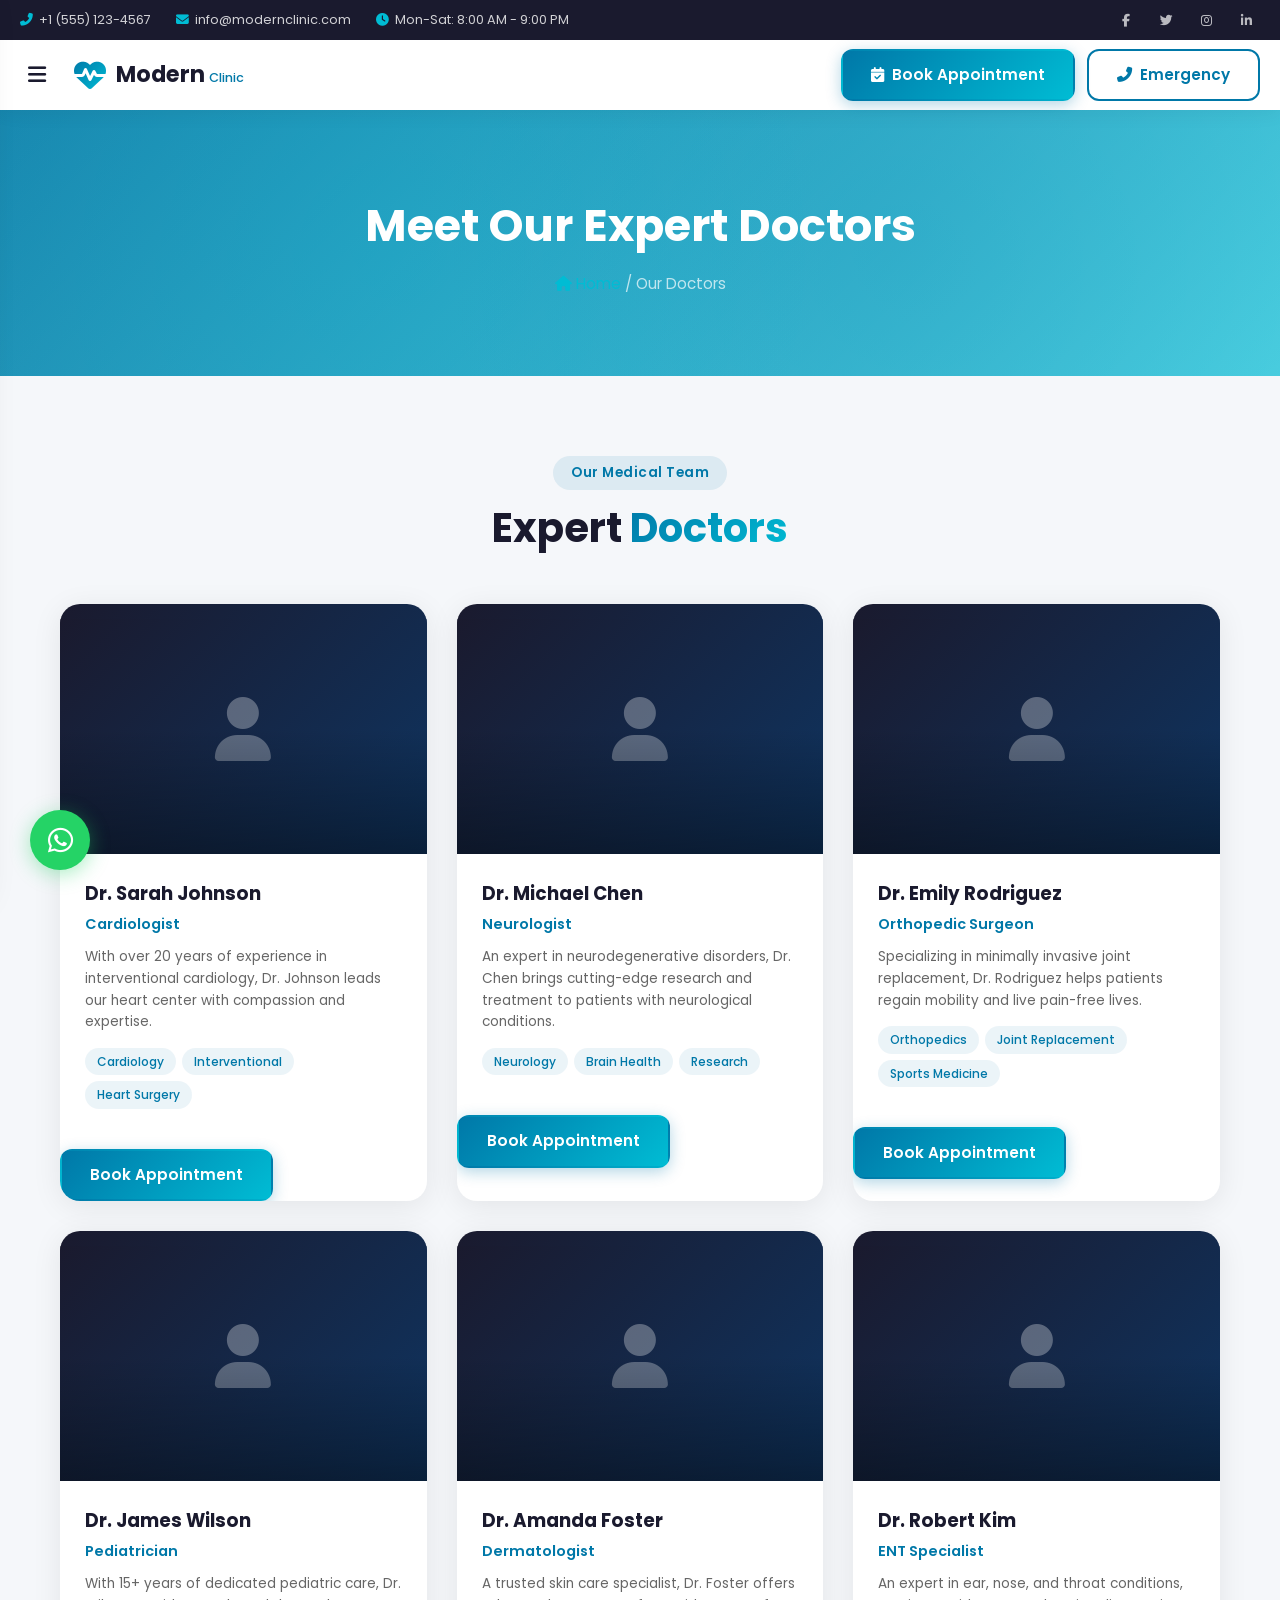
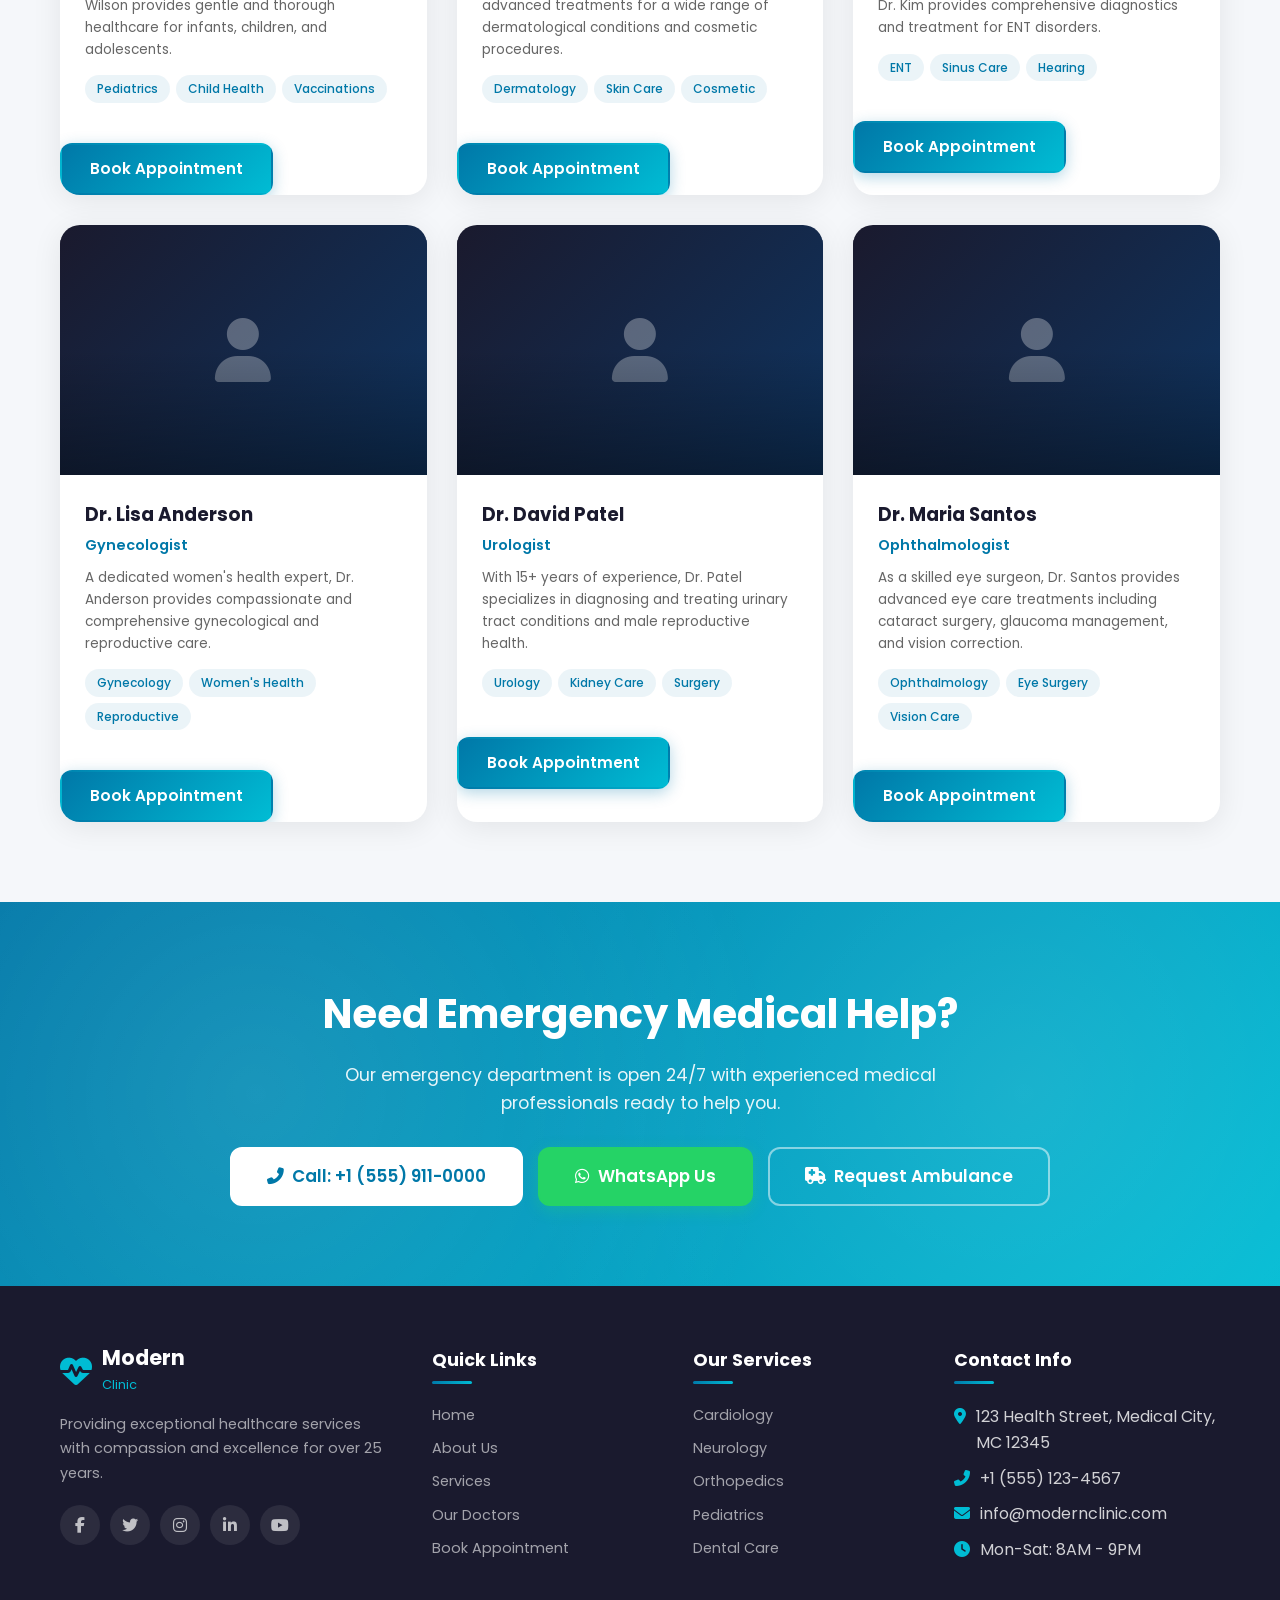
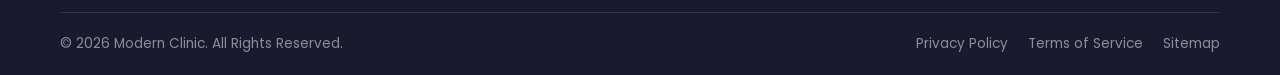
<file: pages/doctors.html>
<!DOCTYPE html>
<html lang="en">
<head>
    <meta charset="UTF-8">
    <meta name="viewport" content="width=device-width, initial-scale=1.0">
    <title>Our Doctors - Modern Clinic</title>
    <link rel="stylesheet" href="../css/style.css">
    <link rel="stylesheet" href="https://cdnjs.cloudflare.com/ajax/libs/font-awesome/6.5.0/css/all.min.css">
    <link href="https://fonts.googleapis.com/css2?family=Poppins:wght@300;400;500;600;700;800&family=Playfair+Display:wght@400;700&display=swap" rel="stylesheet">
</head>
<body>
    <!-- Top Bar -->
    <div class="top-bar">
        <div class="top-bar-container">
            <div class="top-bar-left">
                <span><i class="fas fa-phone-alt"></i> +1 (555) 123-4567</span>
                <span><i class="fas fa-envelope"></i> info@modernclinic.com</span>
                <span><i class="fas fa-clock"></i> Mon-Sat: 8:00 AM - 9:00 PM</span>
            </div>
            <div class="top-bar-right">
                <a href="#"><i class="fab fa-facebook-f"></i></a>
                <a href="#"><i class="fab fa-twitter"></i></a>
                <a href="#"><i class="fab fa-instagram"></i></a>
                <a href="#"><i class="fab fa-linkedin-in"></i></a>
            </div>
        </div>
    </div>

    <!-- Sidebar -->
    <aside class="sidebar" id="sidebar">
        <div class="sidebar-header">
            <div class="logo">
                <i class="fas fa-heartbeat logo-icon"></i>
                <div class="logo-text">
                    <span class="logo-name">Modern</span>
                    <span class="logo-sub">Clinic</span>
                </div>
            </div>
            <button class="sidebar-close" id="sidebarClose">
                <i class="fas fa-times"></i>
            </button>
        </div>

        <div class="sidebar-search">
            <input type="text" placeholder="Search...">
            <button><i class="fas fa-search"></i></button>
        </div>

        <nav class="sidebar-nav">
            <a href="../index.html" class="nav-item">
                <i class="fas fa-home"></i><span>Home</span>
            </a>
            <a href="about.html" class="nav-item">
                <i class="fas fa-user-md"></i><span>About Us</span>
            </a>
            <a href="services.html" class="nav-item">
                <i class="fas fa-stethoscope"></i><span>Services</span>
            </a>
            <a href="doctors.html" class="nav-item active">
                <i class="fas fa-user-nurse"></i><span>Our Doctors</span>
            </a>
            <a href="appointment.html" class="nav-item">
                <i class="fas fa-calendar-check"></i><span>Appointment</span>
            </a>
            <a href="gallery.html" class="nav-item">
                <i class="fas fa-images"></i><span>Gallery</span>
            </a>
            <a href="blog.html" class="nav-item">
                <i class="fas fa-blog"></i><span>Blog</span>
            </a>
            <a href="contact.html" class="nav-item">
                <i class="fas fa-envelope"></i><span>Contact</span>
            </a>
        </nav>

        <div class="sidebar-cta">
            <div class="cta-icon"><i class="fas fa-phone-alt"></i></div>
            <div class="cta-text">
                <p>Emergency? Call Us Now</p>
                <h4>+1 (555) 911-0000</h4>
            </div>
        </div>

        <div class="sidebar-social">
            <a href="#"><i class="fab fa-facebook-f"></i></a>
            <a href="#"><i class="fab fa-twitter"></i></a>
            <a href="#"><i class="fab fa-instagram"></i></a>
            <a href="#"><i class="fab fa-youtube"></i></a>
        </div>
    </aside>
    <div class="sidebar-overlay" id="sidebarOverlay"></div>

    <!-- Main Content -->
    <div class="main-content">
        <!-- Header -->
        <header class="header" id="header">
            <div class="header-container">
                <div class="header-left">
                    <button class="menu-toggle" id="menuToggle">
                        <i class="fas fa-bars"></i>
                    </button>
                    <div class="logo header-logo">
                        <i class="fas fa-heartbeat logo-icon"></i>
                        <div class="logo-text">
                            <span class="logo-name">Modern</span>
                            <span class="logo-sub">Clinic</span>
                        </div>
                    </div>
                </div>
                <div class="header-right">
                    <a href="appointment.html" class="btn btn-primary header-btn">
                        <i class="fas fa-calendar-check"></i> Book Appointment
                    </a>
                    <a href="contact.html" class="btn btn-outline header-btn">
                        <i class="fas fa-phone-alt"></i> Emergency
                    </a>
                </div>
            </div>
        </header>

        <!-- Page Banner -->
        <section class="page-banner" style="background: linear-gradient(135deg, rgba(0,123,167,0.9), rgba(0,188,212,0.7)), none;">
            <div class="container">
                <div class="page-banner-content">
                    <h1>Meet Our Expert Doctors</h1>
                    <div class="breadcrumb">
                        <a href="../index.html"><i class="fas fa-home"></i> Home</a>
                        <span>/</span>
                        <span>Our Doctors</span>
                    </div>
                </div>
            </div>
        </section>

        <!-- Doctors Page -->
        <section class="doctors-page">
            <div class="container">
                <div class="section-header">
                    <span class="section-tag">Our Medical Team</span>
                    <h2>Expert <span class="text-gradient">Doctors</span></h2>
                </div>
                <div class="doctors-detail-grid">
                    <!-- Doctor 1 -->
                    <div class="doctor-detail-card">
                        <div class="doctor-detail-img">
                            <div class="doctor-img-placeholder"><i class="fas fa-user"></i></div>
                        </div>
                        <div class="doctor-detail-info">
                            <h3>Dr. Sarah Johnson</h3>
                            <span class="doctor-detail-specialty">Cardiologist</span>
                            <p>With over 20 years of experience in interventional cardiology, Dr. Johnson leads our heart center with compassion and expertise.</p>
                            <div class="doctor-detail-tags">
                                <span class="tag">Cardiology</span>
                                <span class="tag">Interventional</span>
                                <span class="tag">Heart Surgery</span>
                            </div>
                        </div>
                        <a href="appointment.html" class="btn btn-primary">Book Appointment</a>
                    </div>

                    <!-- Doctor 2 -->
                    <div class="doctor-detail-card">
                        <div class="doctor-detail-img">
                            <div class="doctor-img-placeholder"><i class="fas fa-user"></i></div>
                        </div>
                        <div class="doctor-detail-info">
                            <h3>Dr. Michael Chen</h3>
                            <span class="doctor-detail-specialty">Neurologist</span>
                            <p>An expert in neurodegenerative disorders, Dr. Chen brings cutting-edge research and treatment to patients with neurological conditions.</p>
                            <div class="doctor-detail-tags">
                                <span class="tag">Neurology</span>
                                <span class="tag">Brain Health</span>
                                <span class="tag">Research</span>
                            </div>
                        </div>
                        <a href="appointment.html" class="btn btn-primary">Book Appointment</a>
                    </div>

                    <!-- Doctor 3 -->
                    <div class="doctor-detail-card">
                        <div class="doctor-detail-img">
                            <div class="doctor-img-placeholder"><i class="fas fa-user"></i></div>
                        </div>
                        <div class="doctor-detail-info">
                            <h3>Dr. Emily Rodriguez</h3>
                            <span class="doctor-detail-specialty">Orthopedic Surgeon</span>
                            <p>Specializing in minimally invasive joint replacement, Dr. Rodriguez helps patients regain mobility and live pain-free lives.</p>
                            <div class="doctor-detail-tags">
                                <span class="tag">Orthopedics</span>
                                <span class="tag">Joint Replacement</span>
                                <span class="tag">Sports Medicine</span>
                            </div>
                        </div>
                        <a href="appointment.html" class="btn btn-primary">Book Appointment</a>
                    </div>

                    <!-- Doctor 4 -->
                    <div class="doctor-detail-card">
                        <div class="doctor-detail-img">
                            <div class="doctor-img-placeholder"><i class="fas fa-user"></i></div>
                        </div>
                        <div class="doctor-detail-info">
                            <h3>Dr. James Wilson</h3>
                            <span class="doctor-detail-specialty">Pediatrician</span>
                            <p>With 15+ years of dedicated pediatric care, Dr. Wilson provides gentle and thorough healthcare for infants, children, and adolescents.</p>
                            <div class="doctor-detail-tags">
                                <span class="tag">Pediatrics</span>
                                <span class="tag">Child Health</span>
                                <span class="tag">Vaccinations</span>
                            </div>
                        </div>
                        <a href="appointment.html" class="btn btn-primary">Book Appointment</a>
                    </div>

                    <!-- Doctor 5 -->
                    <div class="doctor-detail-card">
                        <div class="doctor-detail-img">
                            <div class="doctor-img-placeholder"><i class="fas fa-user"></i></div>
                        </div>
                        <div class="doctor-detail-info">
                            <h3>Dr. Amanda Foster</h3>
                            <span class="doctor-detail-specialty">Dermatologist</span>
                            <p>A trusted skin care specialist, Dr. Foster offers advanced treatments for a wide range of dermatological conditions and cosmetic procedures.</p>
                            <div class="doctor-detail-tags">
                                <span class="tag">Dermatology</span>
                                <span class="tag">Skin Care</span>
                                <span class="tag">Cosmetic</span>
                            </div>
                        </div>
                        <a href="appointment.html" class="btn btn-primary">Book Appointment</a>
                    </div>

                    <!-- Doctor 6 -->
                    <div class="doctor-detail-card">
                        <div class="doctor-detail-img">
                            <div class="doctor-img-placeholder"><i class="fas fa-user"></i></div>
                        </div>
                        <div class="doctor-detail-info">
                            <h3>Dr. Robert Kim</h3>
                            <span class="doctor-detail-specialty">ENT Specialist</span>
                            <p>An expert in ear, nose, and throat conditions, Dr. Kim provides comprehensive diagnostics and treatment for ENT disorders.</p>
                            <div class="doctor-detail-tags">
                                <span class="tag">ENT</span>
                                <span class="tag">Sinus Care</span>
                                <span class="tag">Hearing</span>
                            </div>
                        </div>
                        <a href="appointment.html" class="btn btn-primary">Book Appointment</a>
                    </div>

                    <!-- Doctor 7 -->
                    <div class="doctor-detail-card">
                        <div class="doctor-detail-img">
                            <div class="doctor-img-placeholder"><i class="fas fa-user"></i></div>
                        </div>
                        <div class="doctor-detail-info">
                            <h3>Dr. Lisa Anderson</h3>
                            <span class="doctor-detail-specialty">Gynecologist</span>
                            <p>A dedicated women's health expert, Dr. Anderson provides compassionate and comprehensive gynecological and reproductive care.</p>
                            <div class="doctor-detail-tags">
                                <span class="tag">Gynecology</span>
                                <span class="tag">Women's Health</span>
                                <span class="tag">Reproductive</span>
                            </div>
                        </div>
                        <a href="appointment.html" class="btn btn-primary">Book Appointment</a>
                    </div>

                    <!-- Doctor 8 -->
                    <div class="doctor-detail-card">
                        <div class="doctor-detail-img">
                            <div class="doctor-img-placeholder"><i class="fas fa-user"></i></div>
                        </div>
                        <div class="doctor-detail-info">
                            <h3>Dr. David Patel</h3>
                            <span class="doctor-detail-specialty">Urologist</span>
                            <p>With 15+ years of experience, Dr. Patel specializes in diagnosing and treating urinary tract conditions and male reproductive health.</p>
                            <div class="doctor-detail-tags">
                                <span class="tag">Urology</span>
                                <span class="tag">Kidney Care</span>
                                <span class="tag">Surgery</span>
                            </div>
                        </div>
                        <a href="appointment.html" class="btn btn-primary">Book Appointment</a>
                    </div>

                    <!-- Doctor 9 -->
                    <div class="doctor-detail-card">
                        <div class="doctor-detail-img">
                            <div class="doctor-img-placeholder"><i class="fas fa-user"></i></div>
                        </div>
                        <div class="doctor-detail-info">
                            <h3>Dr. Maria Santos</h3>
                            <span class="doctor-detail-specialty">Ophthalmologist</span>
                            <p>As a skilled eye surgeon, Dr. Santos provides advanced eye care treatments including cataract surgery, glaucoma management, and vision correction.</p>
                            <div class="doctor-detail-tags">
                                <span class="tag">Ophthalmology</span>
                                <span class="tag">Eye Surgery</span>
                                <span class="tag">Vision Care</span>
                            </div>
                        </div>
                        <a href="appointment.html" class="btn btn-primary">Book Appointment</a>
                    </div>
                </div>
            </div>
        </section>

        <!-- CTA Banner -->
        <section class="cta-banner">
            <div class="cta-bg-pattern"></div>
            <div class="container">
                <div class="cta-content">
                    <h2>Need Emergency Medical Help?</h2>
                    <p>Our emergency department is open 24/7 with experienced medical professionals ready to help you.</p>
                    <div class="cta-btns">
                        <a href="tel:+15559110000" class="btn btn-white btn-lg">
                            <i class="fas fa-phone-alt"></i> Call: +1 (555) 911-0000
                        </a>
                        <a href="https://wa.me/918417054866?text=Hi Modern Clinic, I need emergency medical help." class="btn btn-whatsapp btn-lg" target="_blank">
                            <i class="fab fa-whatsapp"></i> WhatsApp Us
                        </a>
                        <a href="appointment.html" class="btn btn-outline-white btn-lg">
                            <i class="fas fa-ambulance"></i> Request Ambulance
                        </a>
                    </div>
                </div>
            </div>
        </section>

        <!-- Footer -->
        <footer class="footer">
            <div class="container">
                <div class="footer-grid">
                    <div class="footer-col">
                        <div class="footer-logo">
                            <i class="fas fa-heartbeat logo-icon"></i>
                            <div class="logo-text">
                                <span class="logo-name">Modern</span>
                                <span class="logo-sub">Clinic</span>
                            </div>
                        </div>
                        <p>Providing exceptional healthcare services with compassion and excellence for over 25 years.</p>
                        <div class="footer-social">
                            <a href="#"><i class="fab fa-facebook-f"></i></a>
                            <a href="#"><i class="fab fa-twitter"></i></a>
                            <a href="#"><i class="fab fa-instagram"></i></a>
                            <a href="#"><i class="fab fa-linkedin-in"></i></a>
                            <a href="#"><i class="fab fa-youtube"></i></a>
                        </div>
                    </div>
                    <div class="footer-col">
                        <h4>Quick Links</h4>
                        <ul>
                            <li><a href="../index.html">Home</a></li>
                            <li><a href="about.html">About Us</a></li>
                            <li><a href="services.html">Services</a></li>
                            <li><a href="doctors.html">Our Doctors</a></li>
                            <li><a href="appointment.html">Book Appointment</a></li>
                        </ul>
                    </div>
                    <div class="footer-col">
                        <h4>Our Services</h4>
                        <ul>
                            <li><a href="services.html">Cardiology</a></li>
                            <li><a href="services.html">Neurology</a></li>
                            <li><a href="services.html">Orthopedics</a></li>
                            <li><a href="services.html">Pediatrics</a></li>
                            <li><a href="services.html">Dental Care</a></li>
                        </ul>
                    </div>
                    <div class="footer-col">
                        <h4>Contact Info</h4>
                        <ul class="contact-list">
                            <li><i class="fas fa-map-marker-alt"></i> 123 Health Street, Medical City, MC 12345</li>
                            <li><i class="fas fa-phone-alt"></i> +1 (555) 123-4567</li>
                            <li><i class="fas fa-envelope"></i> info@modernclinic.com</li>
                            <li><i class="fas fa-clock"></i> Mon-Sat: 8AM - 9PM</li>
                        </ul>
                    </div>
                </div>
                <div class="footer-bottom">
                    <p>&copy; 2026 Modern Clinic. All Rights Reserved.</p>
                    <div class="footer-links">
                        <a href="#">Privacy Policy</a>
                        <a href="#">Terms of Service</a>
                        <a href="#">Sitemap</a>
                    </div>
                </div>
            </div>
        </footer>

        <!-- Back to Top -->
        <button class="back-to-top" id="backToTop">
            <i class="fas fa-arrow-up"></i>
        </button>
    </div>

    <!-- WhatsApp Floating Button -->
    <a href="https://wa.me/918417054866?text=Hi Modern Clinic, I would like to book an appointment." class="whatsapp-float" target="_blank" title="Chat on WhatsApp">
        <i class="fab fa-whatsapp"></i>
        <span class="whatsapp-tooltip">Book via WhatsApp</span>
    </a>

    <script src="../js/main.js"></script>
</body>
</html>
</file>
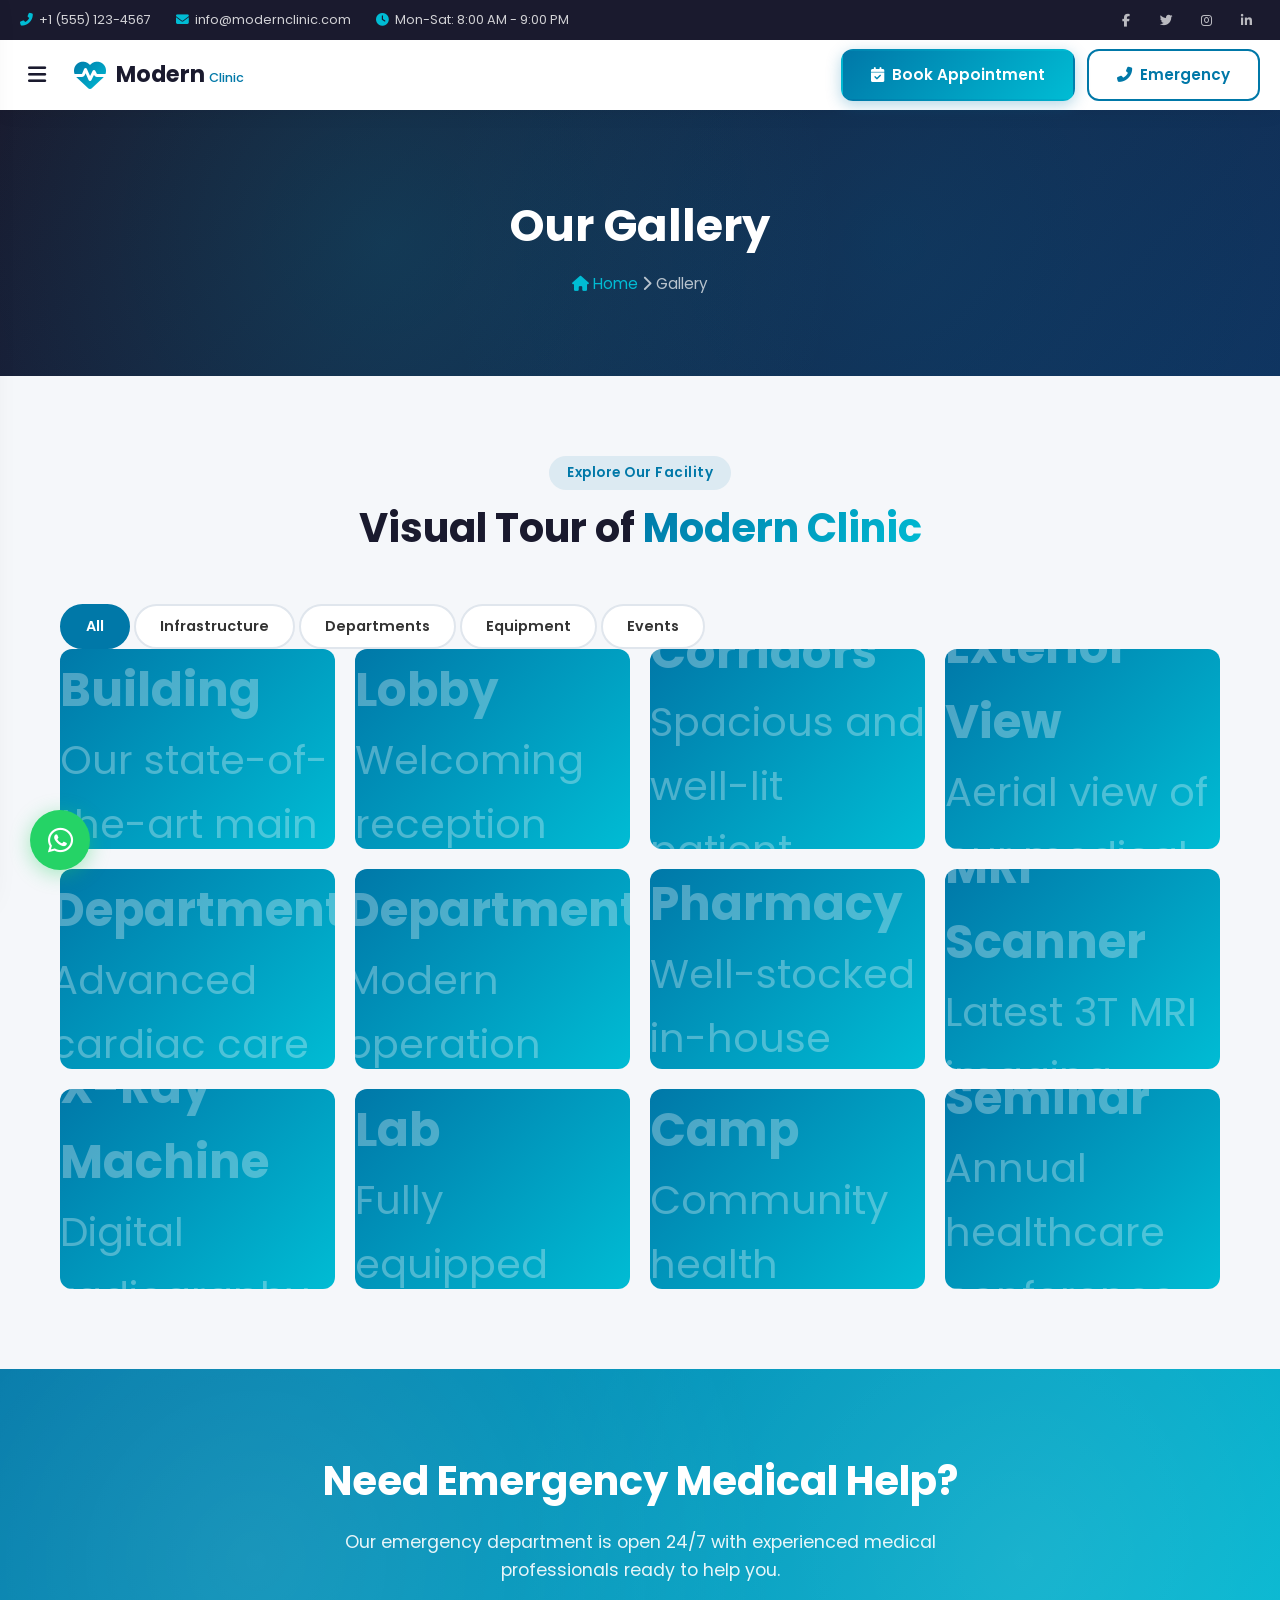
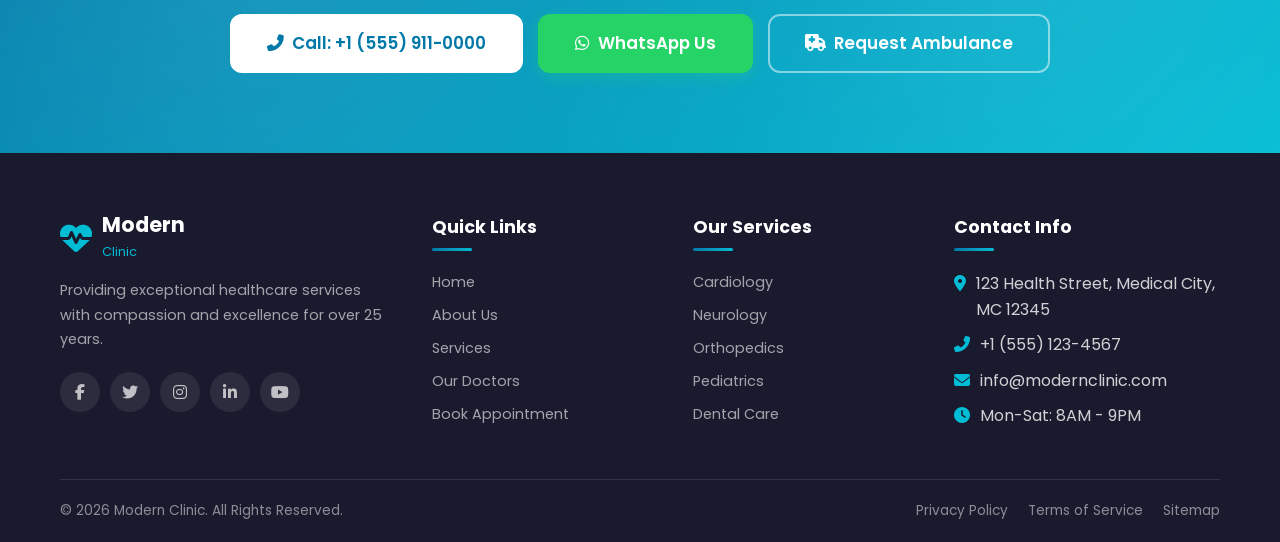
<file: pages/gallery.html>
<!DOCTYPE html>
<html lang="en">
<head>
    <meta charset="UTF-8">
    <meta name="viewport" content="width=device-width, initial-scale=1.0">
    <title>Modern Clinic - Our Gallery</title>
    <link rel="stylesheet" href="../css/style.css">
    <link rel="stylesheet" href="https://cdnjs.cloudflare.com/ajax/libs/font-awesome/6.5.0/css/all.min.css">
    <link href="https://fonts.googleapis.com/css2?family=Poppins:wght@300;400;500;600;700;800&family=Playfair+Display:wght@400;700&display=swap" rel="stylesheet">
</head>
<body>
    <!-- Top Bar -->
    <div class="top-bar">
        <div class="top-bar-container">
            <div class="top-bar-left">
                <span><i class="fas fa-phone-alt"></i> +1 (555) 123-4567</span>
                <span><i class="fas fa-envelope"></i> info@modernclinic.com</span>
                <span><i class="fas fa-clock"></i> Mon-Sat: 8:00 AM - 9:00 PM</span>
            </div>
            <div class="top-bar-right">
                <a href="#"><i class="fab fa-facebook-f"></i></a>
                <a href="#"><i class="fab fa-twitter"></i></a>
                <a href="#"><i class="fab fa-instagram"></i></a>
                <a href="#"><i class="fab fa-linkedin-in"></i></a>
            </div>
        </div>
    </div>

    <!-- Sidebar -->
    <aside class="sidebar" id="sidebar">
        <div class="sidebar-header">
            <div class="logo">
                <i class="fas fa-heartbeat logo-icon"></i>
                <div class="logo-text">
                    <span class="logo-name">Modern</span>
                    <span class="logo-sub">Clinic</span>
                </div>
            </div>
            <button class="sidebar-close" id="sidebarClose">
                <i class="fas fa-times"></i>
            </button>
        </div>

        <div class="sidebar-search">
            <input type="text" placeholder="Search...">
            <button><i class="fas fa-search"></i></button>
        </div>

        <nav class="sidebar-nav">
            <a href="../index.html" class="nav-item">
                <i class="fas fa-home"></i><span>Home</span>
            </a>
            <a href="about.html" class="nav-item">
                <i class="fas fa-user-md"></i><span>About Us</span>
            </a>
            <a href="services.html" class="nav-item">
                <i class="fas fa-stethoscope"></i><span>Services</span>
            </a>
            <a href="doctors.html" class="nav-item">
                <i class="fas fa-user-nurse"></i><span>Our Doctors</span>
            </a>
            <a href="appointment.html" class="nav-item">
                <i class="fas fa-calendar-check"></i><span>Appointment</span>
            </a>
            <a href="gallery.html" class="nav-item active">
                <i class="fas fa-images"></i><span>Gallery</span>
            </a>
            <a href="blog.html" class="nav-item">
                <i class="fas fa-blog"></i><span>Blog</span>
            </a>
            <a href="contact.html" class="nav-item">
                <i class="fas fa-envelope"></i><span>Contact</span>
            </a>
        </nav>

        <div class="sidebar-cta">
            <div class="cta-icon"><i class="fas fa-phone-alt"></i></div>
            <div class="cta-text">
                <p>Emergency? Call Us Now</p>
                <h4>+1 (555) 911-0000</h4>
            </div>
        </div>

        <div class="sidebar-social">
            <a href="#"><i class="fab fa-facebook-f"></i></a>
            <a href="#"><i class="fab fa-twitter"></i></a>
            <a href="#"><i class="fab fa-instagram"></i></a>
            <a href="#"><i class="fab fa-youtube"></i></a>
        </div>
    </aside>
    <div class="sidebar-overlay" id="sidebarOverlay"></div>

    <!-- Main Content -->
    <div class="main-content">
        <!-- Header -->
        <header class="header" id="header">
            <div class="header-container">
                <div class="header-left">
                    <button class="menu-toggle" id="menuToggle">
                        <i class="fas fa-bars"></i>
                    </button>
                    <div class="logo header-logo">
                        <i class="fas fa-heartbeat logo-icon"></i>
                        <div class="logo-text">
                            <span class="logo-name">Modern</span>
                            <span class="logo-sub">Clinic</span>
                        </div>
                    </div>
                </div>
                <div class="header-right">
                    <a href="appointment.html" class="btn btn-primary header-btn">
                        <i class="fas fa-calendar-check"></i> Book Appointment
                    </a>
                    <a href="contact.html" class="btn btn-outline header-btn">
                        <i class="fas fa-phone-alt"></i> Emergency
                    </a>
                </div>
            </div>
        </header>

        <!-- Page Banner -->
        <section class="page-banner">
            <div class="container">
                <h1>Our Gallery</h1>
                <div class="breadcrumb">
                    <a href="../index.html"><i class="fas fa-home"></i> Home</a>
                    <span><i class="fas fa-chevron-right"></i></span>
                    <span>Gallery</span>
                </div>
            </div>
        </section>

        <!-- Gallery Page Section -->
        <section class="gallery-page">
            <div class="container">
                <div class="section-header">
                    <span class="section-tag">Explore Our Facility</span>
                    <h2>Visual Tour of <span class="text-gradient">Modern Clinic</span></h2>
                </div>

                <div class="gallery-filters">
                    <button class="gallery-filter-btn active" data-filter="all">All</button>
                    <button class="gallery-filter-btn" data-filter="infrastructure">Infrastructure</button>
                    <button class="gallery-filter-btn" data-filter="departments">Departments</button>
                    <button class="gallery-filter-btn" data-filter="equipment">Equipment</button>
                    <button class="gallery-filter-btn" data-filter="events">Events</button>
                </div>

                <div class="gallery-grid">
                    <!-- Infrastructure Items -->
                    <div class="gallery-item" data-category="infrastructure">
                        <div class="gallery-item-inner">
                            <div class="gallery-icon"><i class="fas fa-hospital"></i></div>
                            <h3>Hospital Building</h3>
                            <p>Our state-of-the-art main hospital building</p>
                        </div>
                    </div>
                    <div class="gallery-item" data-category="infrastructure">
                        <div class="gallery-item-inner">
                            <div class="gallery-icon"><i class="fas fa-building"></i></div>
                            <h3>Modern Lobby</h3>
                            <p>Welcoming reception and waiting area</p>
                        </div>
                    </div>
                    <div class="gallery-item" data-category="infrastructure">
                        <div class="gallery-item-inner">
                            <div class="gallery-icon"><i class="fas fa-door-open"></i></div>
                            <h3>Corridors</h3>
                            <p>Spacious and well-lit patient corridors</p>
                        </div>
                    </div>
                    <div class="gallery-item" data-category="infrastructure">
                        <div class="gallery-item-inner">
                            <div class="gallery-icon"><i class="fas fa-city"></i></div>
                            <h3>Exterior View</h3>
                            <p>Aerial view of our medical campus</p>
                        </div>
                    </div>

                    <!-- Departments Items -->
                    <div class="gallery-item" data-category="departments">
                        <div class="gallery-item-inner">
                            <div class="gallery-icon"><i class="fas fa-heartbeat"></i></div>
                            <h3>Cardiology Department</h3>
                            <p>Advanced cardiac care and diagnostics</p>
                        </div>
                    </div>
                    <div class="gallery-item" data-category="departments">
                        <div class="gallery-item-inner">
                            <div class="gallery-icon"><i class="fas fa-procedures"></i></div>
                            <h3>Surgery Department</h3>
                            <p>Modern operation theaters and suites</p>
                        </div>
                    </div>
                    <div class="gallery-item" data-category="departments">
                        <div class="gallery-item-inner">
                            <div class="gallery-icon"><i class="fas fa-prescription-bottle-alt"></i></div>
                            <h3>Pharmacy</h3>
                            <p>Well-stocked in-house pharmacy</p>
                        </div>
                    </div>

                    <!-- Equipment Items -->
                    <div class="gallery-item" data-category="equipment">
                        <div class="gallery-item-inner">
                            <div class="gallery-icon"><i class="fas fa-x-ray"></i></div>
                            <h3>MRI Scanner</h3>
                            <p>Latest 3T MRI imaging technology</p>
                        </div>
                    </div>
                    <div class="gallery-item" data-category="equipment">
                        <div class="gallery-item-inner">
                            <div class="gallery-icon"><i class="fas fa-microscope"></i></div>
                            <h3>X-Ray Machine</h3>
                            <p>Digital radiography equipment</p>
                        </div>
                    </div>
                    <div class="gallery-item" data-category="equipment">
                        <div class="gallery-item-inner">
                            <div class="gallery-icon"><i class="fas fa-flask"></i></div>
                            <h3>Diagnostic Lab</h3>
                            <p>Fully equipped pathology laboratory</p>
                        </div>
                    </div>

                    <!-- Events Items -->
                    <div class="gallery-item" data-category="events">
                        <div class="gallery-item-inner">
                            <div class="gallery-icon"><i class="fas fa-users"></i></div>
                            <h3>Health Camp</h3>
                            <p>Community health screening program</p>
                        </div>
                    </div>
                    <div class="gallery-item" data-category="events">
                        <div class="gallery-item-inner">
                            <div class="gallery-icon"><i class="fas fa-chalkboard-teacher"></i></div>
                            <h3>Medical Seminar</h3>
                            <p>Annual healthcare conference and workshop</p>
                        </div>
                    </div>
                </div>
            </div>
        </section>

        <!-- CTA Banner -->
        <section class="cta-banner">
            <div class="cta-bg-pattern"></div>
            <div class="container">
                <div class="cta-content">
                    <h2>Need Emergency Medical Help?</h2>
                    <p>Our emergency department is open 24/7 with experienced medical professionals ready to help you.</p>
                    <div class="cta-btns">
                        <a href="tel:+15559110000" class="btn btn-white btn-lg">
                            <i class="fas fa-phone-alt"></i> Call: +1 (555) 911-0000
                        </a>
                        <a href="https://wa.me/918417054866?text=Hi Modern Clinic, I need emergency medical help." class="btn btn-whatsapp btn-lg" target="_blank">
                            <i class="fab fa-whatsapp"></i> WhatsApp Us
                        </a>
                        <a href="appointment.html" class="btn btn-outline-white btn-lg">
                            <i class="fas fa-ambulance"></i> Request Ambulance
                        </a>
                    </div>
                </div>
            </div>
        </section>

        <!-- Footer -->
        <footer class="footer">
            <div class="container">
                <div class="footer-grid">
                    <div class="footer-col">
                        <div class="footer-logo">
                            <i class="fas fa-heartbeat logo-icon"></i>
                            <div class="logo-text">
                                <span class="logo-name">Modern</span>
                                <span class="logo-sub">Clinic</span>
                            </div>
                        </div>
                        <p>Providing exceptional healthcare services with compassion and excellence for over 25 years.</p>
                        <div class="footer-social">
                            <a href="#"><i class="fab fa-facebook-f"></i></a>
                            <a href="#"><i class="fab fa-twitter"></i></a>
                            <a href="#"><i class="fab fa-instagram"></i></a>
                            <a href="#"><i class="fab fa-linkedin-in"></i></a>
                            <a href="#"><i class="fab fa-youtube"></i></a>
                        </div>
                    </div>
                    <div class="footer-col">
                        <h4>Quick Links</h4>
                        <ul>
                            <li><a href="../index.html">Home</a></li>
                            <li><a href="about.html">About Us</a></li>
                            <li><a href="services.html">Services</a></li>
                            <li><a href="doctors.html">Our Doctors</a></li>
                            <li><a href="appointment.html">Book Appointment</a></li>
                        </ul>
                    </div>
                    <div class="footer-col">
                        <h4>Our Services</h4>
                        <ul>
                            <li><a href="services.html">Cardiology</a></li>
                            <li><a href="services.html">Neurology</a></li>
                            <li><a href="services.html">Orthopedics</a></li>
                            <li><a href="services.html">Pediatrics</a></li>
                            <li><a href="services.html">Dental Care</a></li>
                        </ul>
                    </div>
                    <div class="footer-col">
                        <h4>Contact Info</h4>
                        <ul class="contact-list">
                            <li><i class="fas fa-map-marker-alt"></i> 123 Health Street, Medical City, MC 12345</li>
                            <li><i class="fas fa-phone-alt"></i> +1 (555) 123-4567</li>
                            <li><i class="fas fa-envelope"></i> info@modernclinic.com</li>
                            <li><i class="fas fa-clock"></i> Mon-Sat: 8AM - 9PM</li>
                        </ul>
                    </div>
                </div>
                <div class="footer-bottom">
                    <p>&copy; 2026 Modern Clinic. All Rights Reserved.</p>
                    <div class="footer-links">
                        <a href="#">Privacy Policy</a>
                        <a href="#">Terms of Service</a>
                        <a href="#">Sitemap</a>
                    </div>
                </div>
            </div>
        </footer>

        <!-- Back to Top -->
        <button class="back-to-top" id="backToTop">
            <i class="fas fa-arrow-up"></i>
        </button>
    </div>

    <!-- WhatsApp Floating Button -->
    <a href="https://wa.me/918417054866?text=Hi Modern Clinic, I would like to book an appointment." class="whatsapp-float" target="_blank" title="Chat on WhatsApp">
        <i class="fab fa-whatsapp"></i>
        <span class="whatsapp-tooltip">Book via WhatsApp</span>
    </a>

    <script src="../js/main.js"></script>
</body>
</html>
</file>
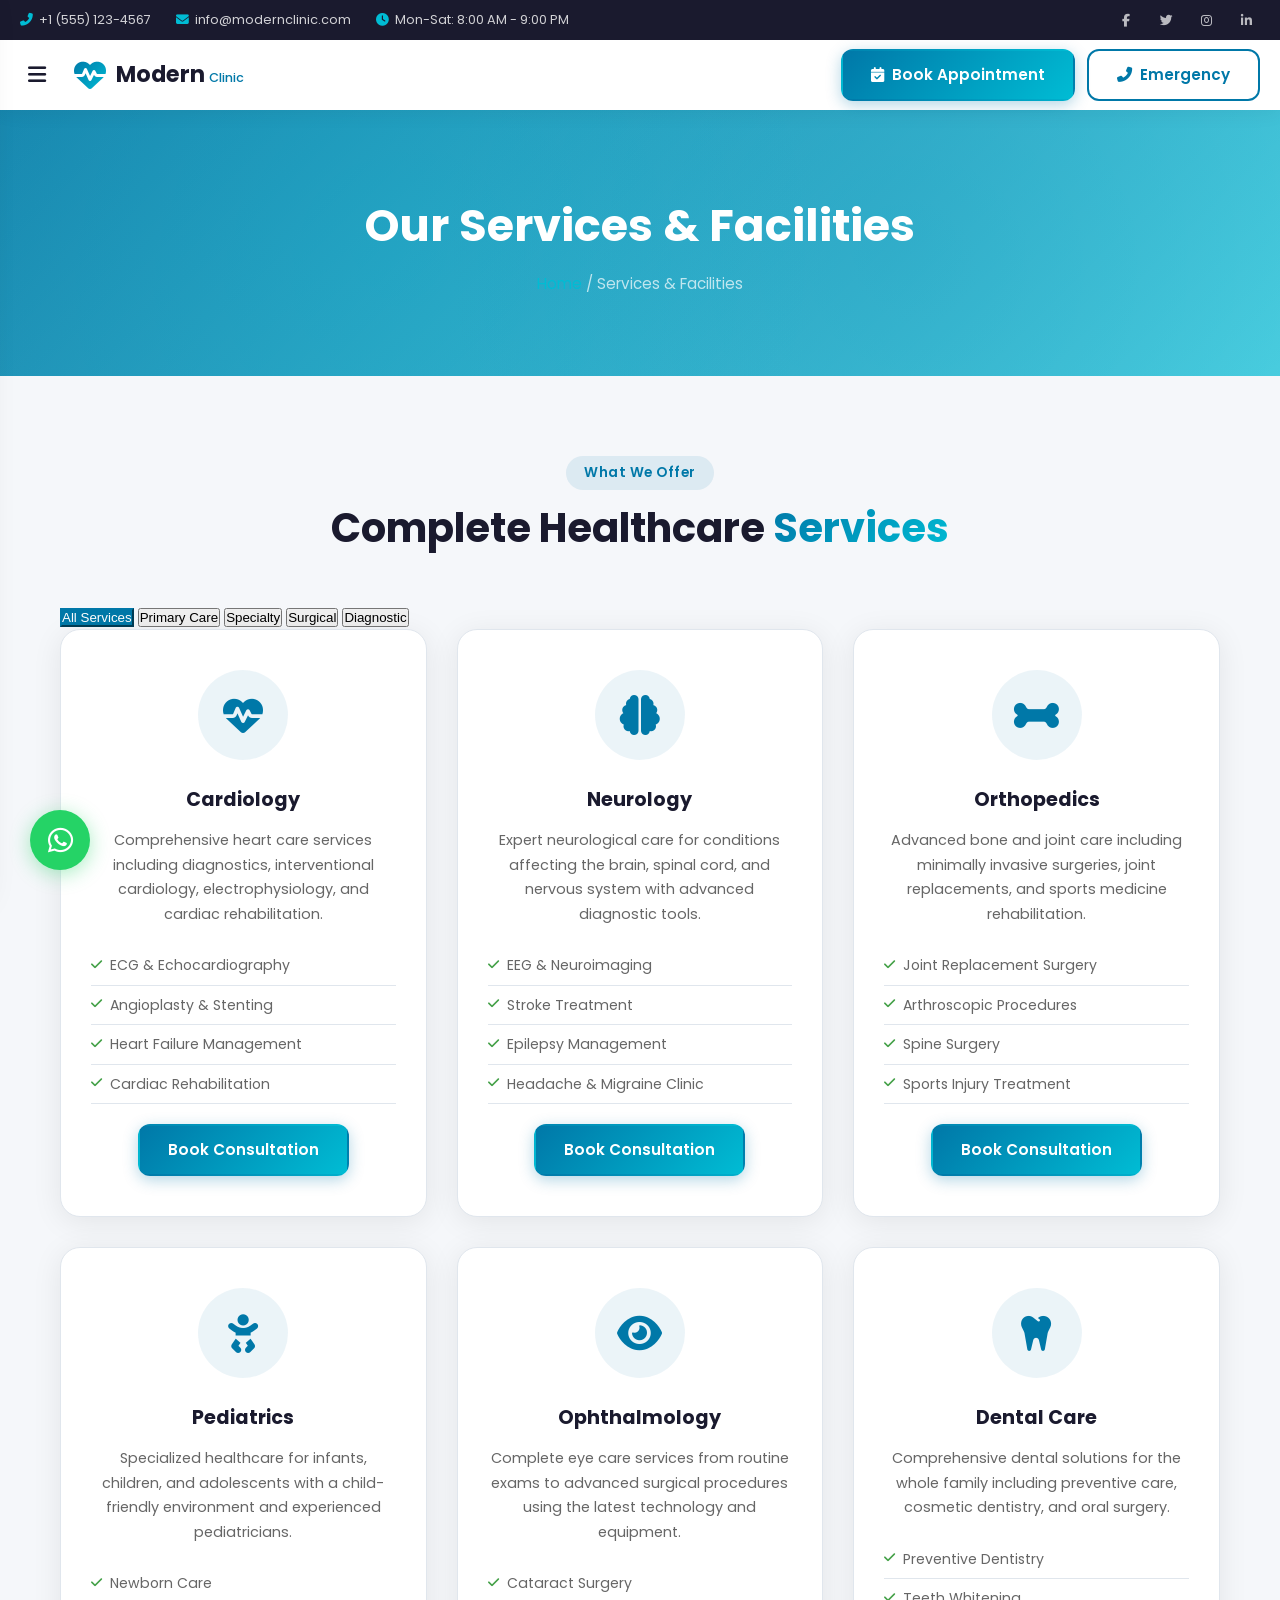
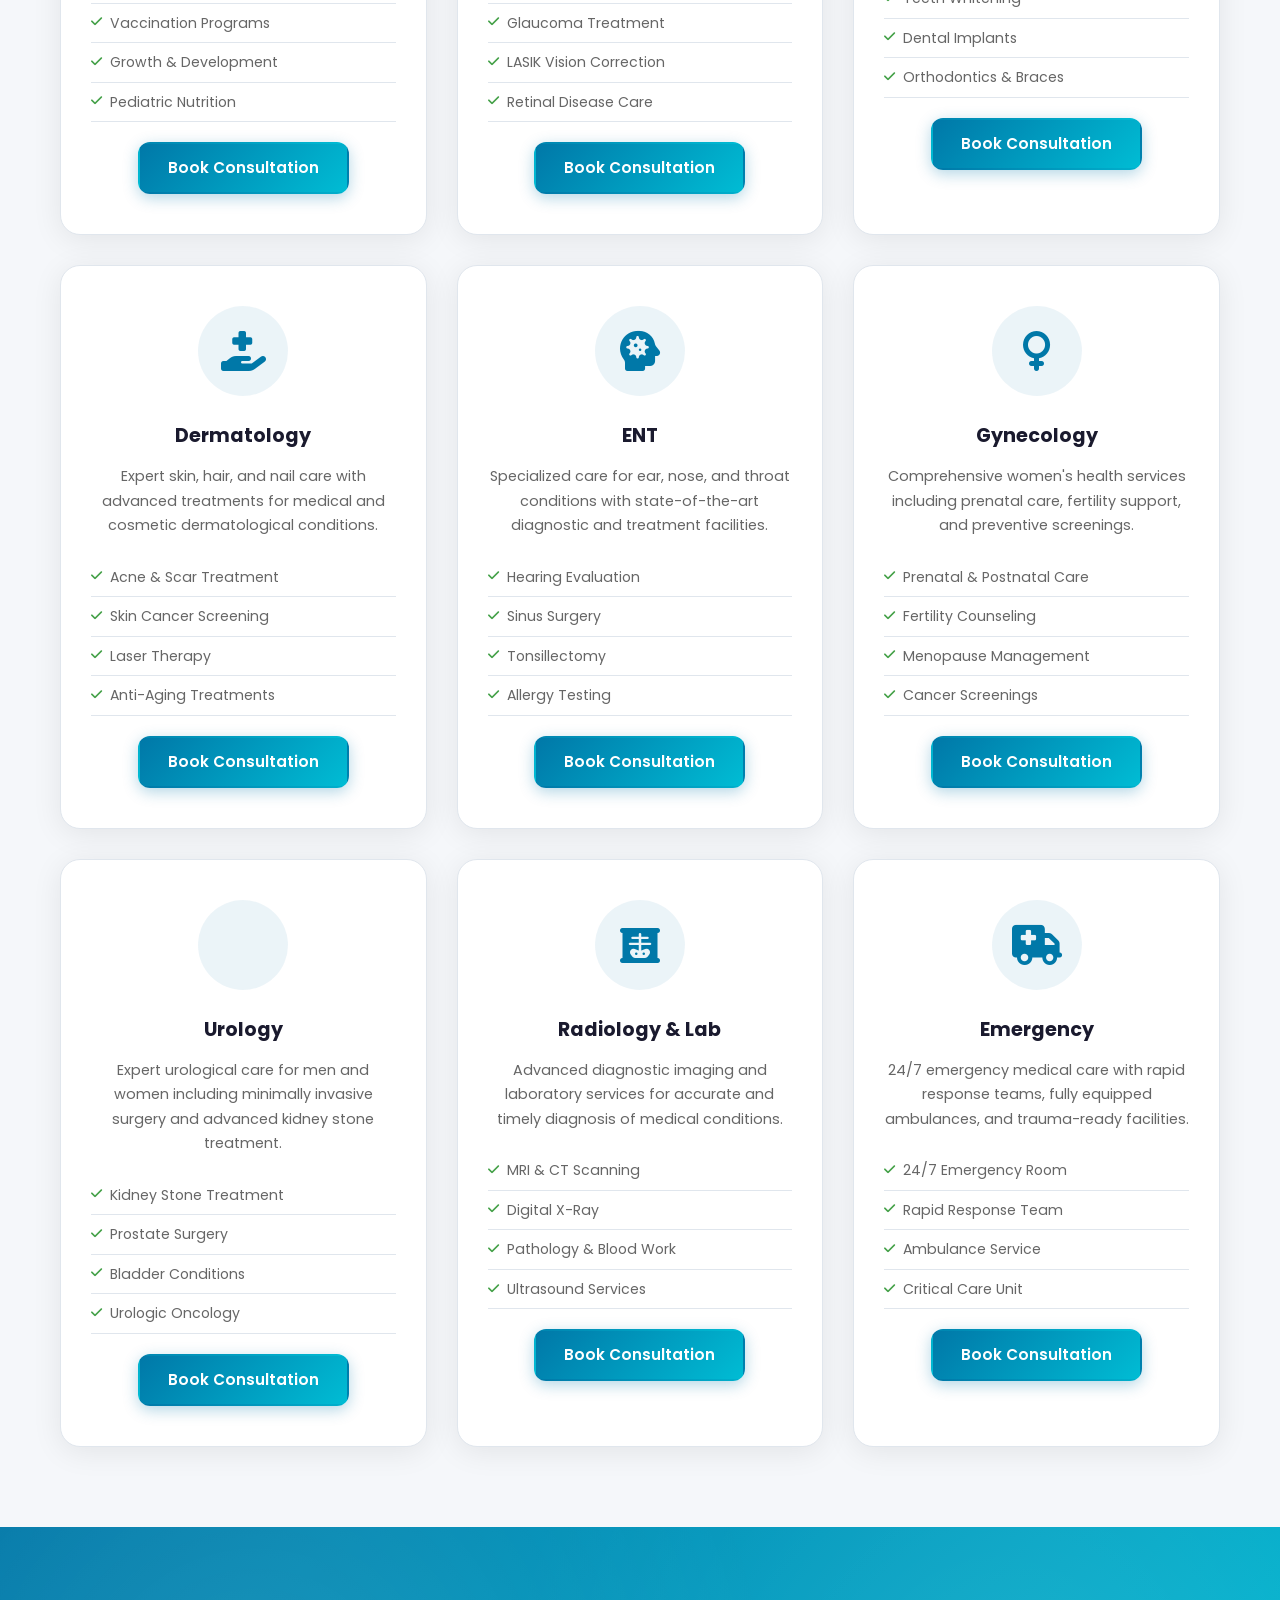
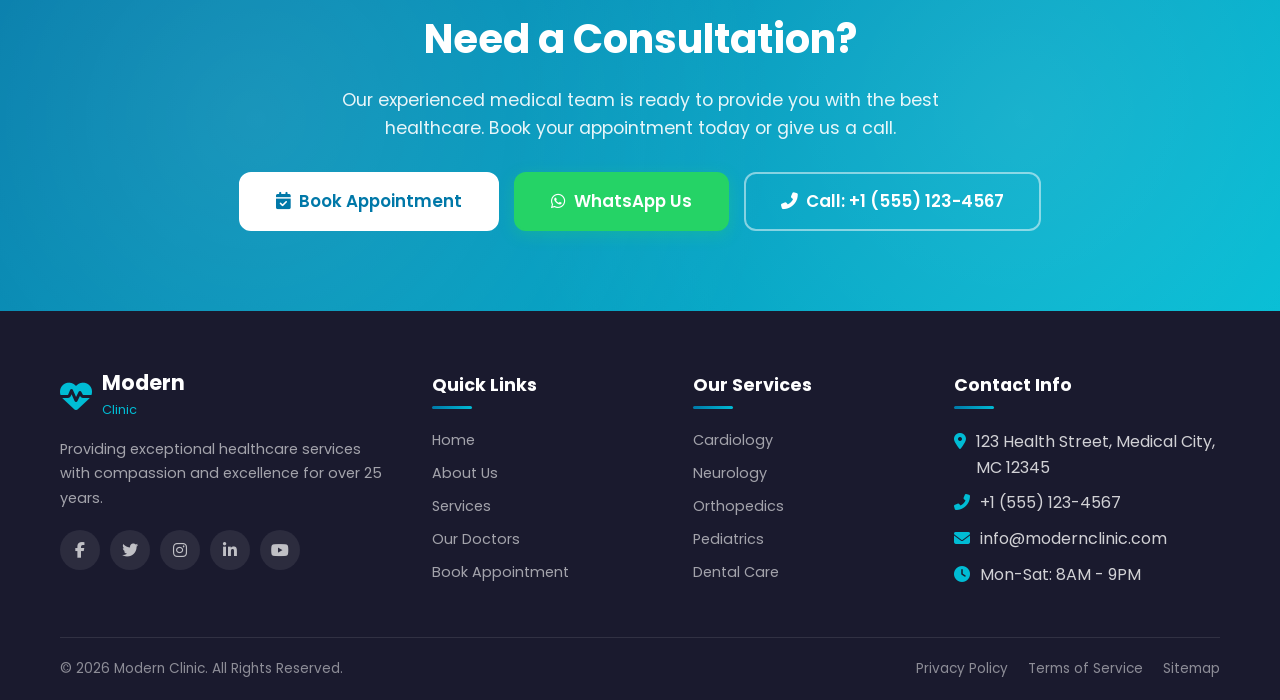
<file: pages/services.html>
<!DOCTYPE html>
<html lang="en">
<head>
    <meta charset="UTF-8">
    <meta name="viewport" content="width=device-width, initial-scale=1.0">
    <title>Modern Clinic - Our Services & Facilities</title>
    <link rel="stylesheet" href="../css/style.css">
    <link rel="stylesheet" href="https://cdnjs.cloudflare.com/ajax/libs/font-awesome/6.5.0/css/all.min.css">
    <link href="https://fonts.googleapis.com/css2?family=Poppins:wght@300;400;500;600;700;800&family=Playfair+Display:wght@400;700&display=swap" rel="stylesheet">
</head>
<body>
    <!-- Top Bar -->
    <div class="top-bar">
        <div class="top-bar-container">
            <div class="top-bar-left">
                <span><i class="fas fa-phone-alt"></i> +1 (555) 123-4567</span>
                <span><i class="fas fa-envelope"></i> info@modernclinic.com</span>
                <span><i class="fas fa-clock"></i> Mon-Sat: 8:00 AM - 9:00 PM</span>
            </div>
            <div class="top-bar-right">
                <a href="#"><i class="fab fa-facebook-f"></i></a>
                <a href="#"><i class="fab fa-twitter"></i></a>
                <a href="#"><i class="fab fa-instagram"></i></a>
                <a href="#"><i class="fab fa-linkedin-in"></i></a>
            </div>
        </div>
    </div>

    <!-- Sidebar -->
    <aside class="sidebar" id="sidebar">
        <div class="sidebar-header">
            <div class="logo">
                <i class="fas fa-heartbeat logo-icon"></i>
                <div class="logo-text">
                    <span class="logo-name">Modern</span>
                    <span class="logo-sub">Clinic</span>
                </div>
            </div>
            <button class="sidebar-close" id="sidebarClose">
                <i class="fas fa-times"></i>
            </button>
        </div>

        <div class="sidebar-search">
            <input type="text" placeholder="Search...">
            <button><i class="fas fa-search"></i></button>
        </div>

        <nav class="sidebar-nav">
            <a href="../index.html" class="nav-item">
                <i class="fas fa-home"></i><span>Home</span>
            </a>
            <a href="about.html" class="nav-item">
                <i class="fas fa-user-md"></i><span>About Us</span>
            </a>
            <a href="services.html" class="nav-item active">
                <i class="fas fa-stethoscope"></i><span>Services</span>
            </a>
            <a href="doctors.html" class="nav-item">
                <i class="fas fa-user-nurse"></i><span>Our Doctors</span>
            </a>
            <a href="appointment.html" class="nav-item">
                <i class="fas fa-calendar-check"></i><span>Appointment</span>
            </a>
            <a href="gallery.html" class="nav-item">
                <i class="fas fa-images"></i><span>Gallery</span>
            </a>
            <a href="blog.html" class="nav-item">
                <i class="fas fa-blog"></i><span>Blog</span>
            </a>
            <a href="contact.html" class="nav-item">
                <i class="fas fa-envelope"></i><span>Contact</span>
            </a>
        </nav>

        <div class="sidebar-cta">
            <div class="cta-icon"><i class="fas fa-phone-alt"></i></div>
            <div class="cta-text">
                <p>Emergency? Call Us Now</p>
                <h4>+1 (555) 911-0000</h4>
            </div>
        </div>

        <div class="sidebar-social">
            <a href="#"><i class="fab fa-facebook-f"></i></a>
            <a href="#"><i class="fab fa-twitter"></i></a>
            <a href="#"><i class="fab fa-instagram"></i></a>
            <a href="#"><i class="fab fa-youtube"></i></a>
        </div>
    </aside>
    <div class="sidebar-overlay" id="sidebarOverlay"></div>

    <!-- Main Content -->
    <div class="main-content">
        <!-- Header -->
        <header class="header" id="header">
            <div class="header-container">
                <div class="header-left">
                    <button class="menu-toggle" id="menuToggle">
                        <i class="fas fa-bars"></i>
                    </button>
                    <div class="logo header-logo">
                        <i class="fas fa-heartbeat logo-icon"></i>
                        <div class="logo-text">
                            <span class="logo-name">Modern</span>
                            <span class="logo-sub">Clinic</span>
                        </div>
                    </div>
                </div>
                <div class="header-right">
                    <a href="appointment.html" class="btn btn-primary header-btn">
                        <i class="fas fa-calendar-check"></i> Book Appointment
                    </a>
                    <a href="contact.html" class="btn btn-outline header-btn">
                        <i class="fas fa-phone-alt"></i> Emergency
                    </a>
                </div>
            </div>
        </header>

        <!-- Page Banner -->
        <section class="page-banner" style="background: linear-gradient(135deg, rgba(0,123,167,0.9), rgba(0,188,212,0.7)), none;">
            <div class="container">
                <h1>Our Services & Facilities</h1>
                <div class="breadcrumb">
                    <a href="../index.html">Home</a>
                    <span>/</span>
                    <span>Services & Facilities</span>
                </div>
            </div>
        </section>

        <!-- Services Detail Section -->
        <section class="services-page">
            <div class="container">
                <div class="section-header">
                    <span class="section-tag">What We Offer</span>
                    <h2>Complete Healthcare <span class="text-gradient">Services</span></h2>
                </div>

                <!-- Filter Buttons -->
                <div class="filter-buttons">
                    <button class="filter-btn active" data-filter="all">All Services</button>
                    <button class="filter-btn" data-filter="primary">Primary Care</button>
                    <button class="filter-btn" data-filter="specialty">Specialty</button>
                    <button class="filter-btn" data-filter="surgical">Surgical</button>
                    <button class="filter-btn" data-filter="diagnostic">Diagnostic</button>
                </div>

                <!-- Services Detail Grid -->
                <div class="services-detail-grid">

                    <!-- Cardiology -->
                    <div class="service-detail-card" data-category="specialty">
                        <div class="service-detail-icon">
                            <i class="fas fa-heartbeat"></i>
                        </div>
                        <h3>Cardiology</h3>
                        <p>Comprehensive heart care services including diagnostics, interventional cardiology, electrophysiology, and cardiac rehabilitation.</p>
                        <ul class="service-features">
                            <li><i class="fas fa-check"></i> ECG & Echocardiography</li>
                            <li><i class="fas fa-check"></i> Angioplasty & Stenting</li>
                            <li><i class="fas fa-check"></i> Heart Failure Management</li>
                            <li><i class="fas fa-check"></i> Cardiac Rehabilitation</li>
                        </ul>
                        <a href="appointment.html" class="btn btn-primary">Book Consultation</a>
                    </div>

                    <!-- Neurology -->
                    <div class="service-detail-card" data-category="specialty">
                        <div class="service-detail-icon">
                            <i class="fas fa-brain"></i>
                        </div>
                        <h3>Neurology</h3>
                        <p>Expert neurological care for conditions affecting the brain, spinal cord, and nervous system with advanced diagnostic tools.</p>
                        <ul class="service-features">
                            <li><i class="fas fa-check"></i> EEG & Neuroimaging</li>
                            <li><i class="fas fa-check"></i> Stroke Treatment</li>
                            <li><i class="fas fa-check"></i> Epilepsy Management</li>
                            <li><i class="fas fa-check"></i> Headache & Migraine Clinic</li>
                        </ul>
                        <a href="appointment.html" class="btn btn-primary">Book Consultation</a>
                    </div>

                    <!-- Orthopedics -->
                    <div class="service-detail-card" data-category="surgical">
                        <div class="service-detail-icon">
                            <i class="fas fa-bone"></i>
                        </div>
                        <h3>Orthopedics</h3>
                        <p>Advanced bone and joint care including minimally invasive surgeries, joint replacements, and sports medicine rehabilitation.</p>
                        <ul class="service-features">
                            <li><i class="fas fa-check"></i> Joint Replacement Surgery</li>
                            <li><i class="fas fa-check"></i> Arthroscopic Procedures</li>
                            <li><i class="fas fa-check"></i> Spine Surgery</li>
                            <li><i class="fas fa-check"></i> Sports Injury Treatment</li>
                        </ul>
                        <a href="appointment.html" class="btn btn-primary">Book Consultation</a>
                    </div>

                    <!-- Pediatrics -->
                    <div class="service-detail-card" data-category="primary">
                        <div class="service-detail-icon">
                            <i class="fas fa-baby"></i>
                        </div>
                        <h3>Pediatrics</h3>
                        <p>Specialized healthcare for infants, children, and adolescents with a child-friendly environment and experienced pediatricians.</p>
                        <ul class="service-features">
                            <li><i class="fas fa-check"></i> Newborn Care</li>
                            <li><i class="fas fa-check"></i> Vaccination Programs</li>
                            <li><i class="fas fa-check"></i> Growth & Development</li>
                            <li><i class="fas fa-check"></i> Pediatric Nutrition</li>
                        </ul>
                        <a href="appointment.html" class="btn btn-primary">Book Consultation</a>
                    </div>

                    <!-- Ophthalmology -->
                    <div class="service-detail-card" data-category="specialty">
                        <div class="service-detail-icon">
                            <i class="fas fa-eye"></i>
                        </div>
                        <h3>Ophthalmology</h3>
                        <p>Complete eye care services from routine exams to advanced surgical procedures using the latest technology and equipment.</p>
                        <ul class="service-features">
                            <li><i class="fas fa-check"></i> Cataract Surgery</li>
                            <li><i class="fas fa-check"></i> Glaucoma Treatment</li>
                            <li><i class="fas fa-check"></i> LASIK Vision Correction</li>
                            <li><i class="fas fa-check"></i> Retinal Disease Care</li>
                        </ul>
                        <a href="appointment.html" class="btn btn-primary">Book Consultation</a>
                    </div>

                    <!-- Dental Care -->
                    <div class="service-detail-card" data-category="specialty">
                        <div class="service-detail-icon">
                            <i class="fas fa-tooth"></i>
                        </div>
                        <h3>Dental Care</h3>
                        <p>Comprehensive dental solutions for the whole family including preventive care, cosmetic dentistry, and oral surgery.</p>
                        <ul class="service-features">
                            <li><i class="fas fa-check"></i> Preventive Dentistry</li>
                            <li><i class="fas fa-check"></i> Teeth Whitening</li>
                            <li><i class="fas fa-check"></i> Dental Implants</li>
                            <li><i class="fas fa-check"></i> Orthodontics & Braces</li>
                        </ul>
                        <a href="appointment.html" class="btn btn-primary">Book Consultation</a>
                    </div>

                    <!-- Dermatology -->
                    <div class="service-detail-card" data-category="specialty">
                        <div class="service-detail-icon">
                            <i class="fas fa-hand-holding-medical"></i>
                        </div>
                        <h3>Dermatology</h3>
                        <p>Expert skin, hair, and nail care with advanced treatments for medical and cosmetic dermatological conditions.</p>
                        <ul class="service-features">
                            <li><i class="fas fa-check"></i> Acne & Scar Treatment</li>
                            <li><i class="fas fa-check"></i> Skin Cancer Screening</li>
                            <li><i class="fas fa-check"></i> Laser Therapy</li>
                            <li><i class="fas fa-check"></i> Anti-Aging Treatments</li>
                        </ul>
                        <a href="appointment.html" class="btn btn-primary">Book Consultation</a>
                    </div>

                    <!-- ENT -->
                    <div class="service-detail-card" data-category="specialty">
                        <div class="service-detail-icon">
                            <i class="fas fa-head-side-virus"></i>
                        </div>
                        <h3>ENT</h3>
                        <p>Specialized care for ear, nose, and throat conditions with state-of-the-art diagnostic and treatment facilities.</p>
                        <ul class="service-features">
                            <li><i class="fas fa-check"></i> Hearing Evaluation</li>
                            <li><i class="fas fa-check"></i> Sinus Surgery</li>
                            <li><i class="fas fa-check"></i> Tonsillectomy</li>
                            <li><i class="fas fa-check"></i> Allergy Testing</li>
                        </ul>
                        <a href="appointment.html" class="btn btn-primary">Book Consultation</a>
                    </div>

                    <!-- Gynecology -->
                    <div class="service-detail-card" data-category="primary">
                        <div class="service-detail-icon">
                            <i class="fas fa-venus"></i>
                        </div>
                        <h3>Gynecology</h3>
                        <p>Comprehensive women's health services including prenatal care, fertility support, and preventive screenings.</p>
                        <ul class="service-features">
                            <li><i class="fas fa-check"></i> Prenatal & Postnatal Care</li>
                            <li><i class="fas fa-check"></i> Fertility Counseling</li>
                            <li><i class="fas fa-check"></i> Menopause Management</li>
                            <li><i class="fas fa-check"></i> Cancer Screenings</li>
                        </ul>
                        <a href="appointment.html" class="btn btn-primary">Book Consultation</a>
                    </div>

                    <!-- Urology -->
                    <div class="service-detail-card" data-category="surgical">
                        <div class="service-detail-icon">
                            <i class="fas fa-kidneys"></i>
                        </div>
                        <h3>Urology</h3>
                        <p>Expert urological care for men and women including minimally invasive surgery and advanced kidney stone treatment.</p>
                        <ul class="service-features">
                            <li><i class="fas fa-check"></i> Kidney Stone Treatment</li>
                            <li><i class="fas fa-check"></i> Prostate Surgery</li>
                            <li><i class="fas fa-check"></i> Bladder Conditions</li>
                            <li><i class="fas fa-check"></i> Urologic Oncology</li>
                        </ul>
                        <a href="appointment.html" class="btn btn-primary">Book Consultation</a>
                    </div>

                    <!-- Radiology & Lab -->
                    <div class="service-detail-card" data-category="diagnostic">
                        <div class="service-detail-icon">
                            <i class="fas fa-x-ray"></i>
                        </div>
                        <h3>Radiology & Lab</h3>
                        <p>Advanced diagnostic imaging and laboratory services for accurate and timely diagnosis of medical conditions.</p>
                        <ul class="service-features">
                            <li><i class="fas fa-check"></i> MRI & CT Scanning</li>
                            <li><i class="fas fa-check"></i> Digital X-Ray</li>
                            <li><i class="fas fa-check"></i> Pathology & Blood Work</li>
                            <li><i class="fas fa-check"></i> Ultrasound Services</li>
                        </ul>
                        <a href="appointment.html" class="btn btn-primary">Book Consultation</a>
                    </div>

                    <!-- Emergency -->
                    <div class="service-detail-card" data-category="primary">
                        <div class="service-detail-icon">
                            <i class="fas fa-ambulance"></i>
                        </div>
                        <h3>Emergency</h3>
                        <p>24/7 emergency medical care with rapid response teams, fully equipped ambulances, and trauma-ready facilities.</p>
                        <ul class="service-features">
                            <li><i class="fas fa-check"></i> 24/7 Emergency Room</li>
                            <li><i class="fas fa-check"></i> Rapid Response Team</li>
                            <li><i class="fas fa-check"></i> Ambulance Service</li>
                            <li><i class="fas fa-check"></i> Critical Care Unit</li>
                        </ul>
                        <a href="appointment.html" class="btn btn-primary">Book Consultation</a>
                    </div>

                </div>
            </div>
        </section>

        <!-- CTA Banner -->
        <section class="cta-banner">
            <div class="cta-bg-pattern"></div>
            <div class="container">
                <div class="cta-content">
                    <h2>Need a Consultation?</h2>
                    <p>Our experienced medical team is ready to provide you with the best healthcare. Book your appointment today or give us a call.</p>
                    <div class="cta-btns">
                        <a href="appointment.html" class="btn btn-white btn-lg">
                            <i class="fas fa-calendar-check"></i> Book Appointment
                        </a>
                        <a href="https://wa.me/918417054866?text=Hi Modern Clinic, I need emergency medical help." class="btn btn-whatsapp btn-lg" target="_blank">
                            <i class="fab fa-whatsapp"></i> WhatsApp Us
                        </a>
                        <a href="tel:+15551234567" class="btn btn-outline-white btn-lg">
                            <i class="fas fa-phone-alt"></i> Call: +1 (555) 123-4567
                        </a>
                    </div>
                </div>
            </div>
        </section>

        <!-- Footer -->
        <footer class="footer">
            <div class="container">
                <div class="footer-grid">
                    <div class="footer-col">
                        <div class="footer-logo">
                            <i class="fas fa-heartbeat logo-icon"></i>
                            <div class="logo-text">
                                <span class="logo-name">Modern</span>
                                <span class="logo-sub">Clinic</span>
                            </div>
                        </div>
                        <p>Providing exceptional healthcare services with compassion and excellence for over 25 years.</p>
                        <div class="footer-social">
                            <a href="#"><i class="fab fa-facebook-f"></i></a>
                            <a href="#"><i class="fab fa-twitter"></i></a>
                            <a href="#"><i class="fab fa-instagram"></i></a>
                            <a href="#"><i class="fab fa-linkedin-in"></i></a>
                            <a href="#"><i class="fab fa-youtube"></i></a>
                        </div>
                    </div>
                    <div class="footer-col">
                        <h4>Quick Links</h4>
                        <ul>
                            <li><a href="../index.html">Home</a></li>
                            <li><a href="about.html">About Us</a></li>
                            <li><a href="services.html">Services</a></li>
                            <li><a href="doctors.html">Our Doctors</a></li>
                            <li><a href="appointment.html">Book Appointment</a></li>
                        </ul>
                    </div>
                    <div class="footer-col">
                        <h4>Our Services</h4>
                        <ul>
                            <li><a href="services.html">Cardiology</a></li>
                            <li><a href="services.html">Neurology</a></li>
                            <li><a href="services.html">Orthopedics</a></li>
                            <li><a href="services.html">Pediatrics</a></li>
                            <li><a href="services.html">Dental Care</a></li>
                        </ul>
                    </div>
                    <div class="footer-col">
                        <h4>Contact Info</h4>
                        <ul class="contact-list">
                            <li><i class="fas fa-map-marker-alt"></i> 123 Health Street, Medical City, MC 12345</li>
                            <li><i class="fas fa-phone-alt"></i> +1 (555) 123-4567</li>
                            <li><i class="fas fa-envelope"></i> info@modernclinic.com</li>
                            <li><i class="fas fa-clock"></i> Mon-Sat: 8AM - 9PM</li>
                        </ul>
                    </div>
                </div>
                <div class="footer-bottom">
                    <p>&copy; 2026 Modern Clinic. All Rights Reserved.</p>
                    <div class="footer-links">
                        <a href="#">Privacy Policy</a>
                        <a href="#">Terms of Service</a>
                        <a href="#">Sitemap</a>
                    </div>
                </div>
            </div>
        </footer>

        <!-- Back to Top -->
        <button class="back-to-top" id="backToTop">
            <i class="fas fa-arrow-up"></i>
        </button>
    </div>

    <!-- WhatsApp Floating Button -->
    <a href="https://wa.me/918417054866?text=Hi Modern Clinic, I would like to book an appointment." class="whatsapp-float" target="_blank" title="Chat on WhatsApp">
        <i class="fab fa-whatsapp"></i>
        <span class="whatsapp-tooltip">Book via WhatsApp</span>
    </a>

    <script src="../js/main.js"></script>
</body>
</html>
</file>
<file: css/style.css>
/* ========================================
   MODERN CLINIC - Complete CSS
   ======================================== */

/* ---------- CSS Variables ---------- */
:root {
    --primary: #0078A8;
    --primary-dark: #005f87;
    --primary-light: #00a5d4;
    --secondary: #00BCD4;
    --accent: #FF6B35;
    --danger: #E53935;
    --success: #43A047;
    --warning: #FFA000;
    --dark: #1a1a2e;
    --dark-2: #16213e;
    --dark-3: #0f3460;
    --text: #333333;
    --text-light: #666666;
    --text-lighter: #999999;
    --gray: #f5f7fa;
    --gray-2: #eef1f6;
    --white: #ffffff;
    --border: #e0e6ed;
    --shadow: 0 5px 30px rgba(0, 0, 0, 0.08);
    --shadow-lg: 0 10px 50px rgba(0, 0, 0, 0.12);
    --shadow-hover: 0 15px 40px rgba(0, 120, 168, 0.2);
    --radius: 12px;
    --radius-sm: 8px;
    --radius-lg: 20px;
    --transition: all 0.3s cubic-bezier(0.4, 0, 0.2, 1);
    --sidebar-width: 280px;
    --header-height: 70px;
    --topbar-height: 40px;
    --gradient: linear-gradient(135deg, var(--primary), var(--secondary));
    --gradient-dark: linear-gradient(135deg, var(--dark), var(--dark-3));
}

/* ---------- Reset & Base ---------- */
*, *::before, *::after {
    margin: 0;
    padding: 0;
    box-sizing: border-box;
}

html {
    scroll-behavior: smooth;
    font-size: 16px;
}

body {
    font-family: 'Poppins', sans-serif;
    color: var(--text);
    background: var(--gray);
    overflow-x: hidden;
    line-height: 1.6;
    -webkit-font-smoothing: antialiased;
    -moz-osx-font-smoothing: grayscale;
}

a {
    text-decoration: none;
    color: inherit;
    transition: var(--transition);
}

a, button, input, select, textarea {
    -webkit-tap-highlight-color: transparent;
}

ul { list-style: none; }

img { max-width: 100%; display: block; }

.container {
    max-width: 1200px;
    margin: 0 auto;
    padding: 0 20px;
}

.text-center { text-align: center; }
.mt-2 { margin-top: 2rem; }
.mb-2 { margin-bottom: 2rem; }

.text-gradient {
    background: var(--gradient);
    -webkit-background-clip: text;
    -webkit-text-fill-color: transparent;
    background-clip: text;
}

/* ---------- Buttons ---------- */
.btn {
    display: inline-flex;
    align-items: center;
    gap: 8px;
    padding: 12px 28px;
    border-radius: var(--radius);
    font-weight: 600;
    font-size: 0.95rem;
    border: 2px solid transparent;
    cursor: pointer;
    transition: var(--transition);
    font-family: 'Poppins', sans-serif;
    white-space: nowrap;
    min-height: 48px;
    justify-content: center;
}

.btn-primary {
    background: var(--gradient);
    color: var(--white);
    border-color: transparent;
    box-shadow: 0 4px 15px rgba(0, 120, 168, 0.3);
}

.btn-primary:hover {
    transform: translateY(-2px);
    box-shadow: 0 8px 25px rgba(0, 120, 168, 0.4);
}

.btn-outline {
    background: transparent;
    color: var(--primary);
    border-color: var(--primary);
}

.btn-outline:hover {
    background: var(--primary);
    color: var(--white);
    transform: translateY(-2px);
}

.btn-glass {
    background: rgba(255, 255, 255, 0.15);
    color: var(--white);
    border-color: rgba(255, 255, 255, 0.3);
    backdrop-filter: blur(10px);
}

.btn-glass:hover {
    background: rgba(255, 255, 255, 0.25);
    transform: translateY(-2px);
}

.btn-white {
    background: var(--white);
    color: var(--primary);
    border-color: var(--white);
}

.btn-white:hover {
    transform: translateY(-2px);
    box-shadow: 0 8px 25px rgba(255, 255, 255, 0.3);
}

.btn-outline-white {
    background: transparent;
    color: var(--white);
    border-color: rgba(255, 255, 255, 0.5);
}

.btn-outline-white:hover {
    background: var(--white);
    color: var(--primary);
    transform: translateY(-2px);
}

.btn-danger {
    background: var(--danger);
    color: var(--white);
}

.btn-danger:hover {
    background: #c62828;
    transform: translateY(-2px);
}

.btn-lg {
    padding: 14px 35px;
    font-size: 1.05rem;
}

.btn-sm {
    padding: 8px 20px;
    font-size: 0.85rem;
}

/* ---------- Section Styles ---------- */
.section-header {
    text-align: center;
    margin-bottom: 50px;
}

.section-tag {
    display: inline-block;
    padding: 6px 18px;
    background: rgba(0, 120, 168, 0.1);
    color: var(--primary);
    border-radius: 30px;
    font-size: 0.85rem;
    font-weight: 600;
    margin-bottom: 12px;
    letter-spacing: 0.5px;
}

.section-header h2 {
    font-size: 2.5rem;
    font-weight: 700;
    color: var(--dark);
    line-height: 1.3;
}

/* ---------- Top Bar ---------- */
.top-bar {
    background: var(--dark);
    color: rgba(255, 255, 255, 0.8);
    font-size: 0.8rem;
    height: var(--topbar-height);
    display: flex;
    align-items: center;
    position: fixed;
    top: 0;
    left: 0;
    right: 0;
    z-index: 1100;
}

.top-bar-container {
    max-width: 1400px;
    width: 100%;
    margin: 0 auto;
    padding: 0 20px;
    display: flex;
    justify-content: space-between;
    align-items: center;
}

.top-bar-left {
    display: flex;
    gap: 25px;
}

.top-bar-left span {
    display: flex;
    align-items: center;
    gap: 6px;
}

.top-bar-left i {
    color: var(--secondary);
}

.top-bar-right {
    display: flex;
    gap: 12px;
}

.top-bar-right a {
    color: rgba(255, 255, 255, 0.7);
    width: 28px;
    height: 28px;
    display: flex;
    align-items: center;
    justify-content: center;
    border-radius: 50%;
    transition: var(--transition);
}

.top-bar-right a:hover {
    background: var(--primary);
    color: var(--white);
}

/* ---------- Sidebar ---------- */
.sidebar {
    position: fixed;
    top: 0;
    left: -300px;
    width: var(--sidebar-width);
    height: 100vh;
    background: var(--white);
    box-shadow: 5px 0 30px rgba(0, 0, 0, 0.1);
    z-index: 2000;
    transition: var(--transition);
    overflow-y: auto;
    display: flex;
    flex-direction: column;
}

.sidebar.open {
    left: 0;
}

.sidebar-overlay {
    position: fixed;
    top: 0;
    left: 0;
    width: 100%;
    height: 100%;
    background: rgba(0, 0, 0, 0.5);
    z-index: 1999;
    opacity: 0;
    visibility: hidden;
    transition: var(--transition);
}

.sidebar-overlay.active {
    opacity: 1;
    visibility: visible;
}

.sidebar-header {
    padding: 20px;
    display: flex;
    align-items: center;
    justify-content: space-between;
    border-bottom: 1px solid var(--border);
    background: var(--gradient);
}

.sidebar-header .logo {
    display: flex;
    align-items: center;
    gap: 10px;
}

.sidebar-header .logo-icon {
    font-size: 1.8rem;
    color: var(--white);
}

.sidebar-header .logo-text .logo-name {
    font-size: 1.3rem;
    font-weight: 700;
    color: var(--white);
    display: block;
    line-height: 1.2;
}

.sidebar-header .logo-text .logo-sub {
    font-size: 0.85rem;
    color: rgba(255, 255, 255, 0.8);
    font-weight: 400;
}

.sidebar-close {
    background: rgba(255, 255, 255, 0.2);
    border: none;
    color: var(--white);
    width: 35px;
    height: 35px;
    border-radius: 50%;
    cursor: pointer;
    font-size: 1.1rem;
    display: flex;
    align-items: center;
    justify-content: center;
    transition: var(--transition);
}

.sidebar-close:hover {
    background: rgba(255, 255, 255, 0.3);
}

.sidebar-search {
    padding: 15px 20px;
    display: flex;
    gap: 8px;
    border-bottom: 1px solid var(--border);
}

.sidebar-search input {
    flex: 1;
    padding: 10px 15px;
    border: 1px solid var(--border);
    border-radius: var(--radius-sm);
    font-family: 'Poppins', sans-serif;
    font-size: 0.85rem;
    outline: none;
    transition: var(--transition);
}

.sidebar-search input:focus {
    border-color: var(--primary);
    box-shadow: 0 0 0 3px rgba(0, 120, 168, 0.1);
}

.sidebar-search button {
    background: var(--gradient);
    color: var(--white);
    border: none;
    width: 42px;
    border-radius: var(--radius-sm);
    cursor: pointer;
    transition: var(--transition);
}

.sidebar-search button:hover {
    opacity: 0.9;
}

.sidebar-nav {
    flex: 1;
    padding: 10px 0;
}

.sidebar-nav .nav-item {
    display: flex;
    align-items: center;
    gap: 12px;
    padding: 14px 20px;
    color: var(--text);
    font-weight: 500;
    transition: var(--transition);
    border-left: 3px solid transparent;
    font-size: 0.95rem;
    min-height: 48px;
}

.sidebar-nav .nav-item i {
    width: 20px;
    text-align: center;
    font-size: 1rem;
    color: var(--primary);
}

.sidebar-nav .nav-item:hover {
    background: rgba(0, 120, 168, 0.05);
    color: var(--primary);
    border-left-color: var(--primary);
    padding-left: 25px;
}

.sidebar-nav .nav-item.active {
    background: rgba(0, 120, 168, 0.08);
    color: var(--primary);
    border-left-color: var(--primary);
    font-weight: 600;
}

.sidebar-cta {
    margin: 10px 20px;
    padding: 18px;
    background: var(--gradient);
    border-radius: var(--radius);
    display: flex;
    align-items: center;
    gap: 12px;
    color: var(--white);
}

.sidebar-cta .cta-icon {
    width: 45px;
    height: 45px;
    background: rgba(255, 255, 255, 0.2);
    border-radius: 50%;
    display: flex;
    align-items: center;
    justify-content: center;
    font-size: 1.1rem;
    flex-shrink: 0;
}

.sidebar-cta p {
    font-size: 0.75rem;
    opacity: 0.9;
}

.sidebar-cta h4 {
    font-size: 1rem;
    font-weight: 700;
}

.sidebar-social {
    padding: 15px 20px;
    display: flex;
    justify-content: center;
    gap: 10px;
    border-top: 1px solid var(--border);
}

.sidebar-social a {
    width: 38px;
    height: 38px;
    display: flex;
    align-items: center;
    justify-content: center;
    border-radius: 50%;
    background: var(--gray);
    color: var(--text-light);
    transition: var(--transition);
}

.sidebar-social a:hover {
    background: var(--primary);
    color: var(--white);
    transform: translateY(-3px);
}

/* ---------- Header ---------- */
.header {
    position: fixed;
    top: var(--topbar-height);
    left: 0;
    right: 0;
    height: var(--header-height);
    background: rgba(255, 255, 255, 0.95);
    backdrop-filter: blur(20px);
    box-shadow: 0 2px 20px rgba(0, 0, 0, 0.06);
    z-index: 1000;
    transition: var(--transition);
}

.header.scrolled {
    box-shadow: 0 4px 30px rgba(0, 0, 0, 0.1);
}

.header-container {
    max-width: 1400px;
    width: 100%;
    height: 100%;
    margin: 0 auto;
    padding: 0 20px;
    display: flex;
    align-items: center;
    justify-content: space-between;
}

.header-left {
    display: flex;
    align-items: center;
    gap: 20px;
}

.menu-toggle {
    background: none;
    border: none;
    font-size: 1.3rem;
    color: var(--dark);
    cursor: pointer;
    padding: 8px;
    border-radius: var(--radius-sm);
    transition: var(--transition);
}

.menu-toggle:hover {
    background: var(--gray);
    color: var(--primary);
}

.header-logo {
    display: flex;
    align-items: center;
    gap: 10px;
}

.header-logo .logo-icon {
    font-size: 2rem;
    background: var(--gradient);
    -webkit-background-clip: text;
    -webkit-text-fill-color: transparent;
    background-clip: text;
}

.header-logo .logo-text .logo-name {
    font-size: 1.4rem;
    font-weight: 700;
    color: var(--dark);
    line-height: 1.2;
}

.header-logo .logo-text .logo-sub {
    font-size: 0.8rem;
    color: var(--primary);
    font-weight: 500;
}

.header-right {
    display: flex;
    gap: 12px;
}

/* ---------- Hero Section ---------- */
.hero {
    margin-top: calc(var(--topbar-height) + var(--header-height));
    position: relative;
    height: 85vh;
    min-height: 600px;
    overflow: hidden;
}

.hero-slider {
    width: 100%;
    height: 100%;
    position: relative;
}

.hero-slide {
    position: absolute;
    top: 0;
    left: 0;
    width: 100%;
    height: 100%;
    opacity: 0;
    transition: opacity 1s ease;
    display: flex;
    align-items: center;
}

.hero-slide.active {
    opacity: 1;
}

.hero-content {
    max-width: 700px;
    padding: 0 50px;
    animation: fadeInUp 1s ease;
}

.hero-badge {
    display: inline-block;
    padding: 8px 20px;
    background: rgba(255, 255, 255, 0.15);
    border: 1px solid rgba(255, 255, 255, 0.3);
    color: var(--white);
    border-radius: 30px;
    font-size: 0.85rem;
    font-weight: 500;
    margin-bottom: 20px;
    backdrop-filter: blur(10px);
}

.hero-content h1 {
    font-size: 3.5rem;
    font-weight: 800;
    color: var(--white);
    line-height: 1.2;
    margin-bottom: 20px;
    font-family: 'Playfair Display', serif;
}

.hero-content p {
    color: rgba(255, 255, 255, 0.9);
    font-size: 1.1rem;
    margin-bottom: 30px;
    line-height: 1.8;
}

.hero-btns {
    display: flex;
    gap: 15px;
    margin-bottom: 50px;
    flex-wrap: wrap;
}

.hero-stats {
    display: flex;
    gap: 40px;
}

.stat-item {
    color: var(--white);
    text-align: center;
}

.stat-number {
    font-size: 2.5rem;
    font-weight: 800;
    display: block;
    line-height: 1;
}

.stat-label {
    font-size: 0.8rem;
    opacity: 0.8;
    display: block;
    margin-top: 5px;
}

.hero-nav {
    position: absolute;
    top: 50%;
    left: 0;
    right: 0;
    display: flex;
    justify-content: space-between;
    padding: 0 20px;
    transform: translateY(-50%);
    pointer-events: none;
}

.hero-nav-btn {
    width: 50px;
    height: 50px;
    border-radius: 50%;
    background: rgba(255, 255, 255, 0.15);
    backdrop-filter: blur(10px);
    border: 1px solid rgba(255, 255, 255, 0.25);
    color: var(--white);
    font-size: 1.1rem;
    cursor: pointer;
    transition: var(--transition);
    pointer-events: all;
    display: flex;
    align-items: center;
    justify-content: center;
}

.hero-nav-btn:hover {
    background: rgba(255, 255, 255, 0.3);
    transform: scale(1.1);
}

.hero-dots {
    position: absolute;
    bottom: 30px;
    left: 50%;
    transform: translateX(-50%);
    display: flex;
    gap: 10px;
}

.hero-dots .dot {
    width: 12px;
    height: 12px;
    border-radius: 50%;
    background: rgba(255, 255, 255, 0.4);
    cursor: pointer;
    transition: var(--transition);
}

.hero-dots .dot.active {
    background: var(--white);
    width: 35px;
    border-radius: 6px;
}

/* ---------- Quick Services ---------- */
.quick-services {
    padding: 80px 0;
    background: var(--white);
}

.services-grid {
    display: grid;
    grid-template-columns: repeat(3, 1fr);
    gap: 30px;
}

.service-card {
    background: var(--white);
    border-radius: var(--radius-lg);
    padding: 40px 30px;
    text-align: center;
    box-shadow: var(--shadow);
    transition: var(--transition);
    position: relative;
    overflow: hidden;
    border: 1px solid var(--border);
}

.service-card::before {
    content: '';
    position: absolute;
    top: 0;
    left: 0;
    right: 0;
    height: 4px;
    background: var(--gradient);
    transform: scaleX(0);
    transition: var(--transition);
}

.service-card:hover {
    transform: translateY(-10px);
    box-shadow: var(--shadow-hover);
    border-color: transparent;
}

.service-card:hover::before {
    transform: scaleX(1);
}

.service-icon {
    width: 80px;
    height: 80px;
    margin: 0 auto 20px;
    background: rgba(0, 120, 168, 0.08);
    border-radius: 50%;
    display: flex;
    align-items: center;
    justify-content: center;
    font-size: 2rem;
    color: var(--primary);
    transition: var(--transition);
}

.service-card:hover .service-icon {
    background: var(--gradient);
    color: var(--white);
    transform: rotateY(180deg);
}

.service-card h3 {
    font-size: 1.2rem;
    font-weight: 700;
    color: var(--dark);
    margin-bottom: 10px;
}

.service-card p {
    color: var(--text-light);
    font-size: 0.9rem;
    margin-bottom: 20px;
}

.service-link {
    color: var(--primary);
    font-weight: 600;
    font-size: 0.9rem;
    display: inline-flex;
    align-items: center;
    gap: 5px;
}

.service-link:hover {
    gap: 10px;
    color: var(--primary-dark);
}

/* ---------- About Preview ---------- */
.about-preview {
    padding: 80px 0;
    background: var(--gray);
}

.about-grid {
    display: grid;
    grid-template-columns: 1fr 1fr;
    gap: 60px;
    align-items: center;
}

.about-images {
    position: relative;
}

.about-img-main {
    border-radius: var(--radius-lg);
    overflow: hidden;
    box-shadow: var(--shadow-lg);
}

.about-img-placeholder {
    width: 100%;
    height: 350px;
    background: var(--gradient);
    display: flex;
    align-items: center;
    justify-content: center;
    color: rgba(255, 255, 255, 0.5);
    font-size: 4rem;
}

.about-img-secondary {
    position: absolute;
    bottom: -30px;
    right: -30px;
    width: 180px;
    height: 180px;
    border-radius: var(--radius);
    overflow: hidden;
    border: 5px solid var(--white);
    box-shadow: var(--shadow);
}

.about-img-secondary .about-img-placeholder {
    height: 100%;
    font-size: 2.5rem;
}

.experience-badge {
    position: absolute;
    top: -20px;
    left: -20px;
    background: var(--accent);
    color: var(--white);
    padding: 20px;
    border-radius: var(--radius);
    text-align: center;
    box-shadow: 0 5px 20px rgba(255, 107, 53, 0.4);
    z-index: 2;
}

.exp-number {
    font-size: 2.5rem;
    font-weight: 800;
    display: block;
    line-height: 1;
}

.exp-text {
    font-size: 0.75rem;
    font-weight: 500;
}

.about-content .section-tag {
    margin-bottom: 15px;
}

.about-content h2 {
    font-size: 2.2rem;
    font-weight: 700;
    color: var(--dark);
    margin-bottom: 20px;
    line-height: 1.3;
}

.about-content > p {
    color: var(--text-light);
    margin-bottom: 30px;
    line-height: 1.8;
}

.about-features {
    display: grid;
    grid-template-columns: 1fr 1fr;
    gap: 20px;
    margin-bottom: 30px;
}

.feature-item {
    display: flex;
    gap: 12px;
    align-items: flex-start;
}

.feature-icon {
    color: var(--success);
    font-size: 1.2rem;
    margin-top: 3px;
    flex-shrink: 0;
}

.feature-item h4 {
    font-size: 0.95rem;
    font-weight: 600;
    color: var(--dark);
}

.feature-item p {
    font-size: 0.8rem;
    color: var(--text-light);
}

/* ---------- Why Choose Us ---------- */
.why-us {
    padding: 80px 0;
    background: var(--white);
}

.why-grid {
    display: grid;
    grid-template-columns: repeat(4, 1fr);
    gap: 30px;
}

.why-card {
    padding: 40px 25px;
    border-radius: var(--radius-lg);
    text-align: center;
    position: relative;
    transition: var(--transition);
    background: var(--white);
    border: 1px solid var(--border);
}

.why-card:hover {
    transform: translateY(-10px);
    box-shadow: var(--shadow-hover);
    border-color: transparent;
}

.why-number {
    position: absolute;
    top: 15px;
    right: 20px;
    font-size: 3rem;
    font-weight: 800;
    color: rgba(0, 120, 168, 0.06);
    line-height: 1;
}

.why-icon {
    width: 70px;
    height: 70px;
    margin: 0 auto 20px;
    background: var(--gradient);
    border-radius: 50%;
    display: flex;
    align-items: center;
    justify-content: center;
    color: var(--white);
    font-size: 1.5rem;
    transition: var(--transition);
}

.why-card:hover .why-icon {
    transform: scale(1.1) rotate(5deg);
}

.why-card h3 {
    font-size: 1.1rem;
    font-weight: 700;
    color: var(--dark);
    margin-bottom: 12px;
}

.why-card p {
    color: var(--text-light);
    font-size: 0.88rem;
    line-height: 1.7;
}

/* ---------- Doctors ---------- */
.doctors-preview {
    padding: 80px 0;
    background: var(--gray);
}

.doctors-grid {
    display: grid;
    grid-template-columns: repeat(4, 1fr);
    gap: 30px;
    margin-bottom: 40px;
}

.doctor-card {
    background: var(--white);
    border-radius: var(--radius-lg);
    overflow: hidden;
    box-shadow: var(--shadow);
    transition: var(--transition);
}

.doctor-card:hover {
    transform: translateY(-10px);
    box-shadow: var(--shadow-hover);
}

.doctor-img {
    position: relative;
    overflow: hidden;
}

.doctor-img-placeholder {
    width: 100%;
    height: 220px;
    background: var(--gradient-dark);
    display: flex;
    align-items: center;
    justify-content: center;
    color: rgba(255, 255, 255, 0.3);
    font-size: 4rem;
    transition: var(--transition);
}

.doctor-card:hover .doctor-img-placeholder {
    transform: scale(1.05);
}

.doctor-social {
    position: absolute;
    bottom: -50px;
    left: 0;
    right: 0;
    display: flex;
    justify-content: center;
    gap: 8px;
    padding: 12px;
    background: linear-gradient(transparent, rgba(0, 0, 0, 0.7));
    transition: var(--transition);
}

.doctor-card:hover .doctor-social {
    bottom: 0;
}

.doctor-social a {
    width: 35px;
    height: 35px;
    border-radius: 50%;
    background: var(--white);
    color: var(--primary);
    display: flex;
    align-items: center;
    justify-content: center;
    font-size: 0.85rem;
    transition: var(--transition);
}

.doctor-social a:hover {
    background: var(--primary);
    color: var(--white);
    transform: translateY(-3px);
}

.doctor-info {
    padding: 20px;
    text-align: center;
}

.doctor-info h3 {
    font-size: 1.05rem;
    font-weight: 700;
    color: var(--dark);
    margin-bottom: 5px;
}

.doctor-specialty {
    color: var(--primary);
    font-weight: 600;
    font-size: 0.85rem;
    display: block;
    margin-bottom: 8px;
}

.doctor-info p {
    color: var(--text-light);
    font-size: 0.8rem;
    margin-bottom: 15px;
}

/* ---------- CTA Banner ---------- */
.cta-banner {
    padding: 80px 0;
    background: var(--gradient);
    position: relative;
    overflow: hidden;
}

.cta-bg-pattern {
    position: absolute;
    top: 0;
    left: 0;
    right: 0;
    bottom: 0;
    background-image: radial-gradient(circle at 20% 50%, rgba(255,255,255,0.1) 0%, transparent 50%),
                       radial-gradient(circle at 80% 50%, rgba(255,255,255,0.1) 0%, transparent 50%);
}

.cta-content {
    text-align: center;
    position: relative;
    z-index: 1;
}

.cta-content h2 {
    font-size: 2.5rem;
    color: var(--white);
    font-weight: 700;
    margin-bottom: 15px;
}

.cta-content p {
    color: rgba(255, 255, 255, 0.9);
    font-size: 1.1rem;
    margin-bottom: 30px;
    max-width: 600px;
    margin-left: auto;
    margin-right: auto;
}

.cta-btns {
    display: flex;
    gap: 15px;
    justify-content: center;
    flex-wrap: wrap;
}

/* ---------- Testimonials ---------- */
.testimonials {
    padding: 80px 0;
    background: var(--white);
}

.testimonial-slider {
    max-width: 800px;
    margin: 0 auto;
    position: relative;
}

.testimonial-card {
    display: none;
    text-align: center;
}

.testimonial-card.active {
    display: block;
    animation: fadeInUp 0.5s ease;
}

.testimonial-content {
    margin-bottom: 30px;
}

.stars {
    color: var(--warning);
    font-size: 1.2rem;
    margin-bottom: 20px;
}

.stars i {
    margin: 0 2px;
}

.testimonial-content p {
    font-size: 1.15rem;
    color: var(--text);
    line-height: 1.8;
    font-style: italic;
    position: relative;
    padding: 0 40px;
}

.testimonial-content p::before {
    content: '\201C';
    position: absolute;
    left: 0;
    top: -15px;
    font-size: 4rem;
    color: var(--primary);
    opacity: 0.2;
    font-family: serif;
}

.testimonial-author {
    display: flex;
    align-items: center;
    justify-content: center;
    gap: 15px;
}

.author-avatar {
    width: 60px;
    height: 60px;
    border-radius: 50%;
    background: var(--gradient);
    display: flex;
    align-items: center;
    justify-content: center;
    color: var(--white);
    font-size: 1.5rem;
}

.author-info h4 {
    font-size: 1rem;
    font-weight: 700;
    color: var(--dark);
}

.author-info span {
    color: var(--primary);
    font-size: 0.85rem;
    font-weight: 500;
}

.testimonial-nav {
    display: flex;
    align-items: center;
    justify-content: center;
    gap: 20px;
    margin-top: 30px;
}

.test-prev, .test-next {
    width: 45px;
    height: 45px;
    border-radius: 50%;
    border: 2px solid var(--border);
    background: var(--white);
    color: var(--text);
    font-size: 1rem;
    cursor: pointer;
    transition: var(--transition);
    display: flex;
    align-items: center;
    justify-content: center;
}

.test-prev:hover, .test-next:hover {
    background: var(--primary);
    color: var(--white);
    border-color: var(--primary);
}

.test-dots {
    display: flex;
    gap: 8px;
}

.test-dots .dot {
    width: 10px;
    height: 10px;
    border-radius: 50%;
    background: var(--border);
    cursor: pointer;
    transition: var(--transition);
}

.test-dots .dot.active {
    background: var(--primary);
    width: 30px;
    border-radius: 5px;
}

/* ---------- Blog ---------- */
.blog-preview {
    padding: 80px 0;
    background: var(--gray);
}

.blog-grid {
    display: grid;
    grid-template-columns: repeat(3, 1fr);
    gap: 30px;
}

.blog-card {
    background: var(--white);
    border-radius: var(--radius-lg);
    overflow: hidden;
    box-shadow: var(--shadow);
    transition: var(--transition);
}

.blog-card:hover {
    transform: translateY(-10px);
    box-shadow: var(--shadow-hover);
}

.blog-img {
    position: relative;
    overflow: hidden;
}

.blog-img-placeholder {
    width: 100%;
    height: 200px;
    background: var(--gradient);
    display: flex;
    align-items: center;
    justify-content: center;
    color: rgba(255, 255, 255, 0.4);
    font-size: 3rem;
    transition: var(--transition);
}

.blog-card:hover .blog-img-placeholder {
    transform: scale(1.05);
}

.blog-category {
    position: absolute;
    top: 15px;
    left: 15px;
    padding: 5px 15px;
    background: var(--primary);
    color: var(--white);
    border-radius: 20px;
    font-size: 0.75rem;
    font-weight: 600;
}

.blog-content {
    padding: 25px;
}

.blog-meta {
    display: flex;
    gap: 15px;
    margin-bottom: 12px;
    font-size: 0.8rem;
    color: var(--text-light);
}

.blog-meta i {
    color: var(--primary);
    margin-right: 4px;
}

.blog-content h3 {
    font-size: 1.1rem;
    font-weight: 700;
    color: var(--dark);
    margin-bottom: 10px;
    line-height: 1.4;
}

.blog-content p {
    color: var(--text-light);
    font-size: 0.88rem;
    margin-bottom: 15px;
}

.blog-link {
    color: var(--primary);
    font-weight: 600;
    font-size: 0.9rem;
    display: inline-flex;
    align-items: center;
    gap: 5px;
}

.blog-link:hover {
    gap: 10px;
}

/* ---------- Newsletter ---------- */
.newsletter {
    padding: 60px 0;
    background: var(--dark);
}

.newsletter-content {
    display: flex;
    align-items: center;
    justify-content: space-between;
    gap: 40px;
}

.newsletter-text h3 {
    color: var(--white);
    font-size: 1.5rem;
    font-weight: 700;
    margin-bottom: 5px;
}

.newsletter-text p {
    color: rgba(255, 255, 255, 0.7);
}

.newsletter-form {
    display: flex;
    gap: 10px;
    flex: 1;
    max-width: 500px;
}

.newsletter-form input {
    flex: 1;
    padding: 14px 20px;
    border: 2px solid rgba(255, 255, 255, 0.15);
    border-radius: var(--radius);
    background: rgba(255, 255, 255, 0.08);
    color: var(--white);
    font-family: 'Poppins', sans-serif;
    font-size: 0.95rem;
    outline: none;
    transition: var(--transition);
}

.newsletter-form input::placeholder {
    color: rgba(255, 255, 255, 0.5);
}

.newsletter-form input:focus {
    border-color: var(--primary);
}

/* ---------- Footer ---------- */
.footer {
    background: var(--dark);
    padding: 60px 0 0;
    color: rgba(255, 255, 255, 0.8);
}

.footer-grid {
    display: grid;
    grid-template-columns: 1.5fr 1fr 1fr 1.2fr;
    gap: 40px;
    padding-bottom: 40px;
    border-bottom: 1px solid rgba(255, 255, 255, 0.1);
}

.footer-logo {
    display: flex;
    align-items: center;
    gap: 10px;
    margin-bottom: 15px;
}

.footer-logo .logo-icon {
    font-size: 2rem;
    color: var(--secondary);
}

.footer-logo .logo-text .logo-name {
    font-size: 1.3rem;
    font-weight: 700;
    color: var(--white);
    display: block;
    line-height: 1.2;
}

.footer-logo .logo-text .logo-sub {
    font-size: 0.8rem;
    color: var(--secondary);
}

.footer-col > p {
    color: rgba(255, 255, 255, 0.6);
    font-size: 0.9rem;
    margin-bottom: 20px;
    line-height: 1.7;
}

.footer-social {
    display: flex;
    gap: 10px;
}

.footer-social a {
    width: 40px;
    height: 40px;
    border-radius: 50%;
    background: rgba(255, 255, 255, 0.08);
    display: flex;
    align-items: center;
    justify-content: center;
    color: rgba(255, 255, 255, 0.7);
    transition: var(--transition);
}

.footer-social a:hover {
    background: var(--primary);
    color: var(--white);
    transform: translateY(-3px);
}

.footer-col h4 {
    color: var(--white);
    font-size: 1.1rem;
    font-weight: 700;
    margin-bottom: 20px;
    position: relative;
    padding-bottom: 10px;
}

.footer-col h4::after {
    content: '';
    position: absolute;
    bottom: 0;
    left: 0;
    width: 40px;
    height: 3px;
    background: var(--gradient);
    border-radius: 2px;
}

.footer-col ul li {
    margin-bottom: 10px;
}

.footer-col ul li a {
    color: rgba(255, 255, 255, 0.6);
    font-size: 0.9rem;
    transition: var(--transition);
    display: flex;
    align-items: center;
    gap: 8px;
}

.footer-col ul li a:hover {
    color: var(--secondary);
    padding-left: 5px;
}

.contact-list li {
    display: flex;
    gap: 10px;
    align-items: flex-start;
}

.contact-list li i {
    color: var(--secondary);
    margin-top: 4px;
    flex-shrink: 0;
}

.footer-bottom {
    padding: 20px 0;
    display: flex;
    justify-content: space-between;
    align-items: center;
}

.footer-bottom p {
    color: rgba(255, 255, 255, 0.5);
    font-size: 0.85rem;
}

.footer-links {
    display: flex;
    gap: 20px;
}

.footer-links a {
    color: rgba(255, 255, 255, 0.5);
    font-size: 0.85rem;
}

.footer-links a:hover {
    color: var(--secondary);
}

/* ---------- Back to Top ---------- */
.back-to-top {
    position: fixed;
    bottom: 30px;
    right: 30px;
    width: 50px;
    height: 50px;
    border-radius: 50%;
    background: var(--gradient);
    color: var(--white);
    border: none;
    font-size: 1.1rem;
    cursor: pointer;
    z-index: 999;
    opacity: 0;
    visibility: hidden;
    transform: translateY(20px);
    transition: var(--transition);
    box-shadow: 0 5px 20px rgba(0, 120, 168, 0.3);
    display: flex;
    align-items: center;
    justify-content: center;
}

.back-to-top.visible {
    opacity: 1;
    visibility: visible;
    transform: translateY(0);
}

.back-to-top:hover {
    transform: translateY(-5px);
    box-shadow: 0 10px 30px rgba(0, 120, 168, 0.4);
}

/* ---------- Animations ---------- */
@keyframes fadeInUp {
    from {
        opacity: 0;
        transform: translateY(30px);
    }
    to {
        opacity: 1;
        transform: translateY(0);
    }
}

@keyframes fadeIn {
    from { opacity: 0; }
    to { opacity: 1; }
}

@keyframes slideInLeft {
    from {
        opacity: 0;
        transform: translateX(-50px);
    }
    to {
        opacity: 1;
        transform: translateX(0);
    }
}

@keyframes pulse {
    0%, 100% { transform: scale(1); }
    50% { transform: scale(1.05); }
}

/* ---------- Page Banner ---------- */
.page-banner {
    margin-top: calc(var(--topbar-height) + var(--header-height));
    padding: 80px 0;
    background: var(--gradient-dark);
    text-align: center;
    position: relative;
    overflow: hidden;
}

.page-banner::before {
    content: '';
    position: absolute;
    top: 0;
    left: 0;
    right: 0;
    bottom: 0;
    background-image: radial-gradient(circle at 30% 50%, rgba(0,188,212,0.15) 0%, transparent 50%),
                       radial-gradient(circle at 70% 50%, rgba(0,120,168,0.15) 0%, transparent 50%);
}

.page-banner h1 {
    font-size: 2.8rem;
    color: var(--white);
    font-weight: 700;
    margin-bottom: 10px;
    position: relative;
}

.page-banner .breadcrumb {
    color: rgba(255, 255, 255, 0.7);
    font-size: 0.95rem;
    position: relative;
}

.page-banner .breadcrumb a {
    color: var(--secondary);
}

.page-banner .breadcrumb a:hover {
    text-decoration: underline;
}

/* ---------- Form Styles ---------- */
.form-section {
    padding: 80px 0;
    background: var(--white);
}

.form-grid {
    display: grid;
    grid-template-columns: 1fr 1fr;
    gap: 60px;
}

.form-card {
    background: var(--gray);
    padding: 40px;
    border-radius: var(--radius-lg);
}

.form-card h3 {
    font-size: 1.5rem;
    font-weight: 700;
    color: var(--dark);
    margin-bottom: 25px;
}

.form-group {
    margin-bottom: 20px;
}

.form-group label {
    display: block;
    font-weight: 600;
    color: var(--dark);
    margin-bottom: 8px;
    font-size: 0.9rem;
}

.form-group input,
.form-group select,
.form-group textarea {
    width: 100%;
    padding: 12px 16px;
    border: 2px solid var(--border);
    border-radius: var(--radius-sm);
    font-family: 'Poppins', sans-serif;
    font-size: 0.95rem;
    outline: none;
    transition: var(--transition);
    background: var(--white);
}

.form-group input:focus,
.form-group select:focus,
.form-group textarea:focus {
    border-color: var(--primary);
    box-shadow: 0 0 0 3px rgba(0, 120, 168, 0.1);
}

.form-group textarea {
    height: 120px;
    resize: vertical;
}

.form-row {
    display: grid;
    grid-template-columns: 1fr 1fr;
    gap: 15px;
}

.info-card {
    background: var(--gradient);
    color: var(--white);
    padding: 40px;
    border-radius: var(--radius-lg);
    position: relative;
    overflow: hidden;
}

.info-card::before {
    content: '';
    position: absolute;
    top: -50px;
    right: -50px;
    width: 200px;
    height: 200px;
    border-radius: 50%;
    background: rgba(255, 255, 255, 0.1);
}

.info-card h3 {
    font-size: 1.5rem;
    font-weight: 700;
    margin-bottom: 20px;
    position: relative;
}

.info-list {
    position: relative;
}

.info-list li {
    display: flex;
    align-items: flex-start;
    gap: 12px;
    margin-bottom: 20px;
}

.info-list li i {
    width: 40px;
    height: 40px;
    border-radius: 50%;
    background: rgba(255, 255, 255, 0.15);
    display: flex;
    align-items: center;
    justify-content: center;
    flex-shrink: 0;
}

.info-list li h4 {
    font-size: 1rem;
    font-weight: 600;
}

.info-list li p {
    font-size: 0.85rem;
    opacity: 0.8;
}

/* ---------- Services Page ---------- */
.services-page {
    padding: 80px 0;
    background: var(--gray);
}

.services-detail-grid {
    display: grid;
    grid-template-columns: repeat(3, 1fr);
    gap: 30px;
}

.service-detail-card {
    background: var(--white);
    border-radius: var(--radius-lg);
    padding: 40px 30px;
    text-align: center;
    box-shadow: var(--shadow);
    transition: var(--transition);
    border: 1px solid var(--border);
}

.service-detail-card:hover {
    transform: translateY(-10px);
    box-shadow: var(--shadow-hover);
    border-color: transparent;
}

.service-detail-icon {
    width: 90px;
    height: 90px;
    margin: 0 auto 25px;
    background: rgba(0, 120, 168, 0.08);
    border-radius: 50%;
    display: flex;
    align-items: center;
    justify-content: center;
    font-size: 2.5rem;
    color: var(--primary);
    transition: var(--transition);
}

.service-detail-card:hover .service-detail-icon {
    background: var(--gradient);
    color: var(--white);
    transform: rotateY(180deg);
}

.service-detail-card h3 {
    font-size: 1.2rem;
    font-weight: 700;
    color: var(--dark);
    margin-bottom: 12px;
}

.service-detail-card p {
    color: var(--text-light);
    font-size: 0.9rem;
    line-height: 1.7;
    margin-bottom: 20px;
}

.service-features {
    text-align: left;
    margin-bottom: 20px;
}

.service-features li {
    padding: 8px 0;
    border-bottom: 1px solid var(--border);
    font-size: 0.88rem;
    color: var(--text-light);
    display: flex;
    align-items: center;
    gap: 8px;
}

.service-features li i {
    color: var(--success);
    font-size: 0.8rem;
}

/* ---------- Doctors Page ---------- */
.doctors-page {
    padding: 80px 0;
    background: var(--gray);
}

.doctors-detail-grid {
    display: grid;
    grid-template-columns: repeat(3, 1fr);
    gap: 30px;
}

.doctor-detail-card {
    background: var(--white);
    border-radius: var(--radius-lg);
    overflow: hidden;
    box-shadow: var(--shadow);
    transition: var(--transition);
}

.doctor-detail-card:hover {
    transform: translateY(-10px);
    box-shadow: var(--shadow-hover);
}

.doctor-detail-img {
    width: 100%;
    height: 250px;
    background: var(--gradient-dark);
    display: flex;
    align-items: center;
    justify-content: center;
    color: rgba(255, 255, 255, 0.3);
    font-size: 5rem;
    position: relative;
    overflow: hidden;
}

.doctor-detail-img::after {
    content: '';
    position: absolute;
    bottom: 0;
    left: 0;
    right: 0;
    height: 50%;
    background: linear-gradient(transparent, rgba(0,0,0,0.4));
}

.doctor-detail-info {
    padding: 25px;
}

.doctor-detail-info h3 {
    font-size: 1.15rem;
    font-weight: 700;
    color: var(--dark);
    margin-bottom: 5px;
}

.doctor-detail-specialty {
    color: var(--primary);
    font-weight: 600;
    font-size: 0.9rem;
    display: block;
    margin-bottom: 10px;
}

.doctor-detail-info p {
    color: var(--text-light);
    font-size: 0.85rem;
    line-height: 1.6;
    margin-bottom: 15px;
}

.doctor-detail-tags {
    display: flex;
    flex-wrap: wrap;
    gap: 6px;
    margin-bottom: 15px;
}

.doctor-detail-tags span {
    padding: 4px 12px;
    background: rgba(0, 120, 168, 0.08);
    color: var(--primary);
    border-radius: 20px;
    font-size: 0.75rem;
    font-weight: 500;
}

/* ---------- Gallery Page ---------- */
.gallery-page {
    padding: 80px 0;
    background: var(--gray);
}

.gallery-grid {
    display: grid;
    grid-template-columns: repeat(4, 1fr);
    gap: 20px;
}

.gallery-item {
    border-radius: var(--radius);
    overflow: hidden;
    position: relative;
    cursor: pointer;
    height: 200px;
    background: var(--gradient);
    display: flex;
    align-items: center;
    justify-content: center;
    color: rgba(255, 255, 255, 0.3);
    font-size: 2.5rem;
    transition: var(--transition);
}

.gallery-item:hover {
    transform: scale(1.05);
    z-index: 2;
    box-shadow: var(--shadow-lg);
}

.gallery-item::after {
    content: '\f00e';
    font-family: 'Font Awesome 6 Free';
    font-weight: 900;
    position: absolute;
    top: 0;
    left: 0;
    right: 0;
    bottom: 0;
    background: rgba(0, 120, 168, 0.7);
    display: flex;
    align-items: center;
    justify-content: center;
    color: var(--white);
    font-size: 1.5rem;
    opacity: 0;
    transition: var(--transition);
}

.gallery-item:hover::after {
    opacity: 1;
}

/* ---------- Blog Page ---------- */
.blog-page {
    padding: 80px 0;
    background: var(--gray);
}

.blog-page-grid {
    display: grid;
    grid-template-columns: 2fr 1fr;
    gap: 40px;
}

.blog-posts .blog-card {
    margin-bottom: 30px;
    display: grid;
    grid-template-columns: 1fr 1fr;
}

.blog-posts .blog-card .blog-img-placeholder {
    height: 100%;
    min-height: 250px;
}

.blog-sidebar {
    position: sticky;
    top: calc(var(--topbar-height) + var(--header-height) + 20px);
}

.blog-widget {
    background: var(--white);
    border-radius: var(--radius-lg);
    padding: 25px;
    margin-bottom: 25px;
    box-shadow: var(--shadow);
}

.blog-widget h3 {
    font-size: 1.1rem;
    font-weight: 700;
    color: var(--dark);
    margin-bottom: 20px;
    padding-bottom: 12px;
    border-bottom: 2px solid var(--gray);
}

.search-widget {
    display: flex;
    gap: 8px;
}

.search-widget input {
    flex: 1;
    padding: 10px 15px;
    border: 2px solid var(--border);
    border-radius: var(--radius-sm);
    font-family: 'Poppins', sans-serif;
    font-size: 0.85rem;
    outline: none;
}

.search-widget button {
    padding: 10px 18px;
    background: var(--gradient);
    color: var(--white);
    border: none;
    border-radius: var(--radius-sm);
    cursor: pointer;
}

.category-list li {
    padding: 10px 0;
    border-bottom: 1px solid var(--border);
    display: flex;
    justify-content: space-between;
    align-items: center;
}

.category-list li a {
    color: var(--text);
    font-size: 0.9rem;
    font-weight: 500;
}

.category-list li a:hover {
    color: var(--primary);
}

.category-list li span {
    background: var(--gray);
    padding: 3px 10px;
    border-radius: 15px;
    font-size: 0.8rem;
    color: var(--text-light);
}

.recent-post {
    display: flex;
    gap: 12px;
    margin-bottom: 15px;
    padding-bottom: 15px;
    border-bottom: 1px solid var(--border);
}

.recent-post:last-child {
    border-bottom: none;
    margin-bottom: 0;
    padding-bottom: 0;
}

.recent-post-img {
    width: 70px;
    height: 70px;
    border-radius: var(--radius-sm);
    background: var(--gradient);
    display: flex;
    align-items: center;
    justify-content: center;
    color: rgba(255, 255, 255, 0.4);
    font-size: 1.2rem;
    flex-shrink: 0;
}

.recent-post-info h4 {
    font-size: 0.85rem;
    font-weight: 600;
    color: var(--dark);
    margin-bottom: 5px;
    line-height: 1.3;
}

.recent-post-info span {
    font-size: 0.75rem;
    color: var(--text-light);
}

/* ---------- Contact Page ---------- */
.contact-page {
    padding: 80px 0;
    background: var(--gray);
}

.contact-grid {
    display: grid;
    grid-template-columns: repeat(3, 1fr);
    gap: 30px;
    margin-bottom: 50px;
}

.contact-info-card {
    background: var(--white);
    border-radius: var(--radius-lg);
    padding: 35px 25px;
    text-align: center;
    box-shadow: var(--shadow);
    transition: var(--transition);
}

.contact-info-card:hover {
    transform: translateY(-5px);
    box-shadow: var(--shadow-hover);
}

.contact-info-icon {
    width: 70px;
    height: 70px;
    margin: 0 auto 15px;
    background: rgba(0, 120, 168, 0.08);
    border-radius: 50%;
    display: flex;
    align-items: center;
    justify-content: center;
    font-size: 1.5rem;
    color: var(--primary);
    transition: var(--transition);
}

.contact-info-card:hover .contact-info-icon {
    background: var(--gradient);
    color: var(--white);
}

.contact-info-card h3 {
    font-size: 1.05rem;
    font-weight: 700;
    color: var(--dark);
    margin-bottom: 8px;
}

.contact-info-card p {
    color: var(--text-light);
    font-size: 0.88rem;
}

.contact-map {
    background: var(--white);
    border-radius: var(--radius-lg);
    overflow: hidden;
    box-shadow: var(--shadow);
    height: 350px;
    background: var(--gray);
    display: flex;
    align-items: center;
    justify-content: center;
    color: var(--text-lighter);
    font-size: 1.2rem;
    gap: 10px;
}

/* ---------- WhatsApp Floating Button ---------- */
.whatsapp-float {
    position: fixed;
    bottom: 30px;
    left: 30px;
    width: 60px;
    height: 60px;
    background: #25D366;
    color: var(--white);
    border-radius: 50%;
    display: flex;
    align-items: center;
    justify-content: center;
    font-size: 1.8rem;
    z-index: 999;
    box-shadow: 0 4px 20px rgba(37, 211, 102, 0.4);
    transition: var(--transition);
    animation: whatsappPulse 2s infinite;
}

.whatsapp-float:hover {
    transform: scale(1.1);
    box-shadow: 0 6px 30px rgba(37, 211, 102, 0.6);
}

.whatsapp-float i {
    position: relative;
    z-index: 2;
}

.whatsapp-tooltip {
    position: absolute;
    bottom: 70px;
    left: 50%;
    transform: translateX(-50%);
    background: var(--dark);
    color: var(--white);
    padding: 8px 16px;
    border-radius: var(--radius-sm);
    font-size: 0.8rem;
    font-weight: 500;
    white-space: nowrap;
    opacity: 0;
    visibility: hidden;
    transition: var(--transition);
    pointer-events: none;
}

.whatsapp-tooltip::after {
    content: '';
    position: absolute;
    top: 100%;
    left: 50%;
    transform: translateX(-50%);
    border: 6px solid transparent;
    border-top-color: var(--dark);
}

.whatsapp-float:hover .whatsapp-tooltip {
    opacity: 1;
    visibility: visible;
    bottom: 65px;
}

@keyframes whatsappPulse {
    0% { box-shadow: 0 0 0 0 rgba(37, 211, 102, 0.4); }
    70% { box-shadow: 0 0 0 15px rgba(37, 211, 102, 0); }
    100% { box-shadow: 0 0 0 0 rgba(37, 211, 102, 0); }
}

/* ---------- WhatsApp Button ---------- */
.btn-whatsapp {
    background: #25D366;
    color: var(--white);
    border-color: #25D366;
    box-shadow: 0 4px 15px rgba(37, 211, 102, 0.3);
}

.btn-whatsapp:hover {
    background: #1da851;
    border-color: #1da851;
    color: var(--white);
    transform: translateY(-2px);
    box-shadow: 0 8px 25px rgba(37, 211, 102, 0.4);
}

/* ---------- Form Actions ---------- */
.form-actions {
    display: flex;
    gap: 15px;
    margin-top: 5px;
    flex-wrap: wrap;
}

.form-note {
    margin-top: 15px;
    font-size: 0.82rem;
    color: var(--text-light);
    display: flex;
    align-items: center;
    gap: 6px;
}

.form-note i {
    color: var(--primary);
}

/* ---------- Filter Buttons ---------- */
.filter-btn {
    transition: var(--transition);
}

.filter-btn.active {
    background: var(--primary) !important;
    color: var(--white) !important;
    border-color: var(--primary) !important;
}

.filter-btn:hover {
    background: var(--primary) !important;
    color: var(--white) !important;
    border-color: var(--primary) !important;
}

.gallery-filter-btn {
    padding: 10px 24px;
    border-radius: 30px;
    font-weight: 600;
    font-size: 0.9rem;
    border: 2px solid var(--border);
    background: var(--white);
    color: var(--text);
    cursor: pointer;
    transition: var(--transition);
    font-family: 'Poppins', sans-serif;
}

.gallery-filter-btn.active,
.gallery-filter-btn:hover {
    background: var(--primary);
    color: var(--white);
    border-color: var(--primary);
}

/* ---------- Tag Cloud ---------- */
.tag-cloud {
    display: flex;
    flex-wrap: wrap;
    gap: 8px;
}

.tag-cloud a {
    padding: 6px 16px;
    background: var(--gray);
    color: var(--text-light);
    border-radius: 20px;
    font-size: 0.8rem;
    font-weight: 500;
    transition: var(--transition);
    border: 1px solid var(--border);
}

.tag-cloud a:hover {
    background: var(--primary);
    color: var(--white);
    border-color: var(--primary);
}

/* ---------- Clinic Hours ---------- */
.clinic-hours {
    padding: 60px 0;
    background: var(--gray);
}

.hours-grid {
    display: grid;
    grid-template-columns: repeat(3, 1fr);
    gap: 20px;
}

.hours-card {
    background: var(--white);
    border-radius: var(--radius);
    padding: 25px;
    text-align: center;
    box-shadow: var(--shadow);
    transition: var(--transition);
}

.hours-card:hover {
    transform: translateY(-5px);
    box-shadow: var(--shadow-hover);
}

.hours-card h4,
.hours-card .hours-day {
    color: var(--dark);
    font-size: 1.05rem;
    font-weight: 700;
    margin-bottom: 8px;
}

.hours-card p,
.hours-card .hours-time {
    color: var(--primary);
    font-weight: 600;
    font-size: 0.95rem;
    margin-bottom: 6px;
}

.hours-card .hours-status {
    font-size: 0.8rem;
    font-weight: 600;
    padding: 4px 12px;
    border-radius: 20px;
    display: inline-block;
}

.hours-card .hours-status.open {
    background: rgba(67, 160, 71, 0.1);
    color: var(--success);
}

.hours-card .hours-status.emergency {
    background: rgba(229, 57, 53, 0.1);
    color: var(--danger);
}

.hours-card.closed p,
.hours-card.closed .hours-time {
    color: var(--danger);
}

.hours-card .hours-icon {
    width: 50px;
    height: 50px;
    margin: 0 auto 12px;
    background: rgba(0, 120, 168, 0.08);
    border-radius: 50%;
    display: flex;
    align-items: center;
    justify-content: center;
    font-size: 1.3rem;
    color: var(--primary);
}

.hours-card.closed .hours-icon {
    background: rgba(229, 57, 53, 0.08);
    color: var(--danger);
}

/* ---------- Responsive ---------- */

/* Tablet landscape & small desktop (1024px) */
@media (max-width: 1024px) {
    .services-grid,
    .services-detail-grid {
        grid-template-columns: repeat(2, 1fr);
    }

    .why-grid {
        grid-template-columns: repeat(2, 1fr);
    }

    .doctors-grid,
    .doctors-detail-grid {
        grid-template-columns: repeat(2, 1fr);
    }

    .about-grid {
        grid-template-columns: 1fr;
        gap: 40px;
    }

    .about-img-secondary {
        right: 10px;
        bottom: -20px;
        width: 150px;
        height: 150px;
    }

    .experience-badge {
        top: -15px;
        left: -10px;
        padding: 15px;
    }

    .exp-number { font-size: 2rem; }

    .footer-grid {
        grid-template-columns: repeat(2, 1fr);
    }

    .hero-content h1 {
        font-size: 2.5rem;
    }

    .gallery-grid {
        grid-template-columns: repeat(3, 1fr);
    }

    .blog-page-grid {
        grid-template-columns: 1fr;
    }

    .blog-posts .blog-card {
        grid-template-columns: 1fr;
    }

    .hours-grid {
        grid-template-columns: repeat(3, 1fr);
    }

    .cta-content h2 {
        font-size: 2.2rem;
    }
}

/* Tablet portrait (768px) */
@media (max-width: 768px) {
    /* Top bar */
    .top-bar-left span:nth-child(2),
    .top-bar-left span:nth-child(3) {
        display: none;
    }

    /* Hero */
    .hero {
        height: 65vh;
        min-height: 480px;
    }

    .hero-content {
        padding: 0 20px;
    }

    .hero-content h1 {
        font-size: 1.9rem;
    }

    .hero-content p {
        font-size: 0.95rem;
    }

    .hero-stats {
        gap: 20px;
        flex-wrap: wrap;
    }

    .stat-number {
        font-size: 1.8rem;
    }

    .stat-label {
        font-size: 0.7rem;
    }

    .hero-nav {
        padding: 0 10px;
    }

    .hero-nav-btn {
        width: 42px;
        height: 42px;
        font-size: 0.9rem;
    }

    .hero-dots {
        bottom: 20px;
    }

    /* Grids to 1 column */
    .services-grid,
    .services-detail-grid {
        grid-template-columns: 1fr;
    }

    .why-grid {
        grid-template-columns: 1fr;
    }

    .doctors-grid,
    .doctors-detail-grid {
        grid-template-columns: 1fr;
    }

    .contact-grid {
        grid-template-columns: 1fr;
    }

    .form-grid {
        grid-template-columns: 1fr;
    }

    .form-row {
        grid-template-columns: 1fr;
    }

    .footer-grid {
        grid-template-columns: 1fr;
    }

    /* Hours grid 2 columns */
    .hours-grid {
        grid-template-columns: repeat(2, 1fr);
    }

    /* Gallery 2 columns */
    .gallery-grid {
        grid-template-columns: repeat(2, 1fr);
    }

    /* Blog single column */
    .blog-grid {
        grid-template-columns: 1fr;
    }

    /* Section headers */
    .section-header h2 {
        font-size: 1.7rem;
    }

    .section-header {
        margin-bottom: 35px;
    }

    .section-tag {
        font-size: 0.8rem;
    }

    /* CTA */
    .cta-content h2 {
        font-size: 1.6rem;
    }

    .cta-content p {
        font-size: 0.95rem;
    }

    .cta-btns {
        flex-direction: column;
        align-items: center;
        gap: 12px;
    }

    .cta-btns .btn {
        width: 100%;
        max-width: 320px;
        justify-content: center;
    }

    /* Header buttons hidden, menu toggle visible */
    .header-btn {
        display: none;
    }

    /* Page banner */
    .page-banner {
        padding: 50px 0;
    }

    .page-banner h1 {
        font-size: 1.8rem;
    }

    /* About features */
    .about-features {
        grid-template-columns: 1fr;
    }

    /* About images */
    .about-img-secondary {
        display: none;
    }

    .experience-badge {
        top: -10px;
        left: -5px;
        padding: 12px;
    }

    .exp-number { font-size: 1.8rem; }
    .exp-text { font-size: 0.65rem; }

    /* Newsletter */
    .newsletter-content {
        flex-direction: column;
        text-align: center;
    }

    .newsletter-form {
        flex-direction: column;
        width: 100%;
    }

    .newsletter-text h3 {
        font-size: 1.3rem;
    }

    /* Footer */
    .footer-bottom {
        flex-direction: column;
        gap: 10px;
        text-align: center;
    }

    .footer-links {
        justify-content: center;
    }

    /* Doctor card hover touch fix */
    .doctor-social {
        position: relative;
        bottom: auto;
        background: none;
        padding: 10px 12px;
        display: flex;
        justify-content: center;
        gap: 8px;
    }

    /* Blog horizontal cards stack */
    .blog-posts .blog-card {
        grid-template-columns: 1fr;
    }

    .blog-posts .blog-card .blog-img-placeholder {
        min-height: 180px;
    }

    /* Service card padding */
    .service-card,
    .service-detail-card {
        padding: 30px 20px;
    }

    /* Gallery item touch */
    .gallery-item::after {
        opacity: 1;
        background: rgba(0, 120, 168, 0.4);
    }

    .gallery-item:active {
        transform: scale(0.97);
    }

    /* Form card padding */
    .form-card {
        padding: 25px 20px;
    }

    .info-card {
        padding: 30px 20px;
    }

    /* WhatsApp tooltip hidden on tablet */
    .whatsapp-tooltip {
        display: none;
    }

    /* Sidebar full-width on tablet */
    .sidebar {
        width: 280px;
    }

    .sidebar-overlay {
        background: rgba(0, 0, 0, 0.6);
    }
}

/* Mobile (480px) */
@media (max-width: 480px) {
    /* Top bar */
    .top-bar {
        height: auto;
        min-height: 35px;
    }

    .top-bar-left {
        gap: 10px;
    }

    .top-bar-left span {
        font-size: 0.7rem;
    }

    .top-bar-right {
        gap: 8px;
    }

    .top-bar-right a {
        width: 24px;
        height: 24px;
        font-size: 0.7rem;
    }

    /* Hero */
    .hero {
        height: 60vh;
        min-height: 420px;
    }

    .hero-content {
        padding: 0 15px;
    }

    .hero-content h1 {
        font-size: 1.5rem;
    }

    .hero-badge {
        font-size: 0.75rem;
        padding: 6px 14px;
    }

    .hero-content p {
        font-size: 0.85rem;
        margin-bottom: 20px;
    }

    .hero-btns {
        flex-direction: column;
        gap: 10px;
        margin-bottom: 30px;
    }

    .hero-btns .btn {
        width: 100%;
        justify-content: center;
        padding: 12px 20px;
        font-size: 0.9rem;
    }

    .hero-stats {
        gap: 12px;
        justify-content: space-between;
    }

    .stat-item {
        flex: 1;
        min-width: 70px;
    }

    .stat-number {
        font-size: 1.5rem;
    }

    .stat-label {
        font-size: 0.65rem;
    }

    .hero-nav-btn {
        width: 36px;
        height: 36px;
        font-size: 0.8rem;
    }

    /* Section headers */
    .section-header h2 {
        font-size: 1.4rem;
    }

    .section-header {
        margin-bottom: 25px;
    }

    .section-tag {
        font-size: 0.75rem;
        padding: 5px 14px;
    }

    /* Service cards */
    .service-icon {
        width: 65px;
        height: 65px;
        font-size: 1.6rem;
    }

    .service-card h3,
    .service-detail-card h3 {
        font-size: 1.05rem;
    }

    .service-card p,
    .service-detail-card p {
        font-size: 0.82rem;
    }

    /* Hours grid 1 column */
    .hours-grid {
        grid-template-columns: 1fr;
    }

    .hours-card {
        padding: 18px;
    }

    /* Gallery 1 column */
    .gallery-grid {
        grid-template-columns: 1fr;
    }

    .gallery-item {
        height: 180px;
    }

    /* Filter buttons scroll */
    .filter-btn,
    .gallery-filter-btn {
        padding: 8px 16px;
        font-size: 0.8rem;
    }

    /* Form */
    .form-card {
        padding: 20px 15px;
    }

    .info-card {
        padding: 25px 15px;
    }

    .form-group label {
        font-size: 0.82rem;
    }

    .form-group input,
    .form-group select,
    .form-group textarea {
        padding: 10px 12px;
        font-size: 0.88rem;
    }

    .form-actions {
        flex-direction: column;
        gap: 10px;
    }

    .form-actions .btn {
        width: 100%;
        justify-content: center;
        padding: 12px 20px;
    }

    .form-note {
        font-size: 0.75rem;
    }

    /* CTA */
    .cta-content h2 {
        font-size: 1.3rem;
    }

    .cta-content p {
        font-size: 0.85rem;
    }

    .cta-banner {
        padding: 50px 0;
    }

    /* Page banner */
    .page-banner {
        padding: 40px 0;
    }

    .page-banner h1 {
        font-size: 1.5rem;
    }

    .page-banner .breadcrumb {
        font-size: 0.8rem;
    }

    /* About section */
    .about-content h2 {
        font-size: 1.5rem;
    }

    .about-content > p {
        font-size: 0.88rem;
    }

    .about-img-main {
        height: auto;
    }

    .about-img-placeholder {
        height: 250px;
    }

    /* Doctor cards */
    .doctor-detail-img {
        height: 200px;
        font-size: 4rem;
    }

    .doctor-detail-info {
        padding: 18px;
    }

    .doctor-detail-info h3 {
        font-size: 1rem;
    }

    .doctor-detail-tags span {
        font-size: 0.7rem;
        padding: 3px 10px;
    }

    /* Contact info cards */
    .contact-info-card {
        padding: 25px 15px;
    }

    .contact-info-icon {
        width: 55px;
        height: 55px;
        font-size: 1.2rem;
    }

    /* Blog sidebar */
    .blog-sidebar {
        position: static;
    }

    .blog-widget {
        padding: 20px 15px;
    }

    .recent-post-img {
        width: 55px;
        height: 55px;
    }

    /* Newsletter */
    .newsletter {
        padding: 40px 0;
    }

    .newsletter-text h3 {
        font-size: 1.1rem;
    }

    .newsletter-text p {
        font-size: 0.85rem;
    }

    .newsletter-form .btn {
        padding: 12px 20px;
        font-size: 0.9rem;
    }

    /* Footer */
    .footer {
        padding: 40px 0 0;
    }

    .footer-col h4 {
        font-size: 1rem;
    }

    .footer-col p,
    .footer-col ul li a {
        font-size: 0.82rem;
    }

    .footer-logo .logo-icon {
        font-size: 1.5rem;
    }

    .footer-logo .logo-text .logo-name {
        font-size: 1.1rem;
    }

    .footer-social a {
        width: 35px;
        height: 35px;
        font-size: 0.85rem;
    }

    .footer-bottom p {
        font-size: 0.75rem;
    }

    .footer-links a {
        font-size: 0.75rem;
    }

    /* WhatsApp float */
    .whatsapp-float {
        bottom: 20px;
        left: 15px;
        width: 52px;
        height: 52px;
        font-size: 1.5rem;
    }

    /* Back to top */
    .back-to-top {
        bottom: 20px;
        right: 15px;
        width: 42px;
        height: 42px;
        font-size: 0.95rem;
    }

    /* Info list items */
    .info-list li {
        gap: 10px;
        margin-bottom: 15px;
    }

    .info-list li i {
        width: 35px;
        height: 35px;
        font-size: 0.9rem;
    }

    .info-list li h4 {
        font-size: 0.9rem;
    }

    .info-list li p {
        font-size: 0.78rem;
    }

    /* Clinic hours */
    .clinic-hours {
        padding: 40px 0;
    }

    /* Testimonial */
    .testimonial-content p {
        font-size: 1rem;
        padding: 0 20px;
    }

    .testimonial-content p::before {
        font-size: 3rem;
        left: 0;
        top: -10px;
    }

    /* Why cards */
    .why-card {
        padding: 30px 20px;
    }

    .why-icon {
        width: 55px;
        height: 55px;
        font-size: 1.2rem;
    }

    .why-number {
        font-size: 2.5rem;
    }

    /* Search widget */
    .search-widget {
        flex-direction: column;
    }

    .search-widget button {
        width: 100%;
    }

    /* Tag cloud */
    .tag-cloud {
        gap: 6px;
    }

    .tag-cloud a {
        padding: 5px 12px;
        font-size: 0.75rem;
    }
}

/* Extra small (360px) */
@media (max-width: 360px) {
    .hero-content h1 {
        font-size: 1.3rem;
    }

    .stat-number {
        font-size: 1.3rem;
    }

    .hero-stats {
        gap: 8px;
    }

    .btn {
        padding: 10px 20px;
        font-size: 0.85rem;
    }

    .btn-lg {
        padding: 12px 25px;
        font-size: 0.9rem;
    }

    .section-header h2 {
        font-size: 1.3rem;
    }

    .page-banner h1 {
        font-size: 1.3rem;
    }

    .cta-content h2 {
        font-size: 1.2rem;
    }
}

/* Touch device fixes */
@media (hover: none) and (pointer: coarse) {
    .doctor-social {
        position: relative;
        bottom: auto;
        background: none;
        padding: 8px 12px;
    }

    .gallery-item::after {
        opacity: 0.6;
    }

    .service-card:hover,
    .service-detail-card:hover,
    .doctor-card:hover,
    .doctor-detail-card:hover,
    .blog-card:hover,
    .why-card:hover,
    .contact-info-card:hover {
        transform: none;
    }

    .hero-nav-btn:active {
        transform: scale(0.9);
    }
}

/* Print styles */
@media print {
    .sidebar,
    .sidebar-overlay,
    .top-bar,
    .header,
    .back-to-top,
    .whatsapp-float,
    .hero-nav,
    .hero-dots,
    .cta-banner,
    .newsletter {
        display: none !important;
    }

    .main-content {
        margin-top: 0 !important;
    }

    .hero {
        height: auto;
        min-height: auto;
    }

    .page-banner {
        margin-top: 0 !important;
    }
}
</file>
